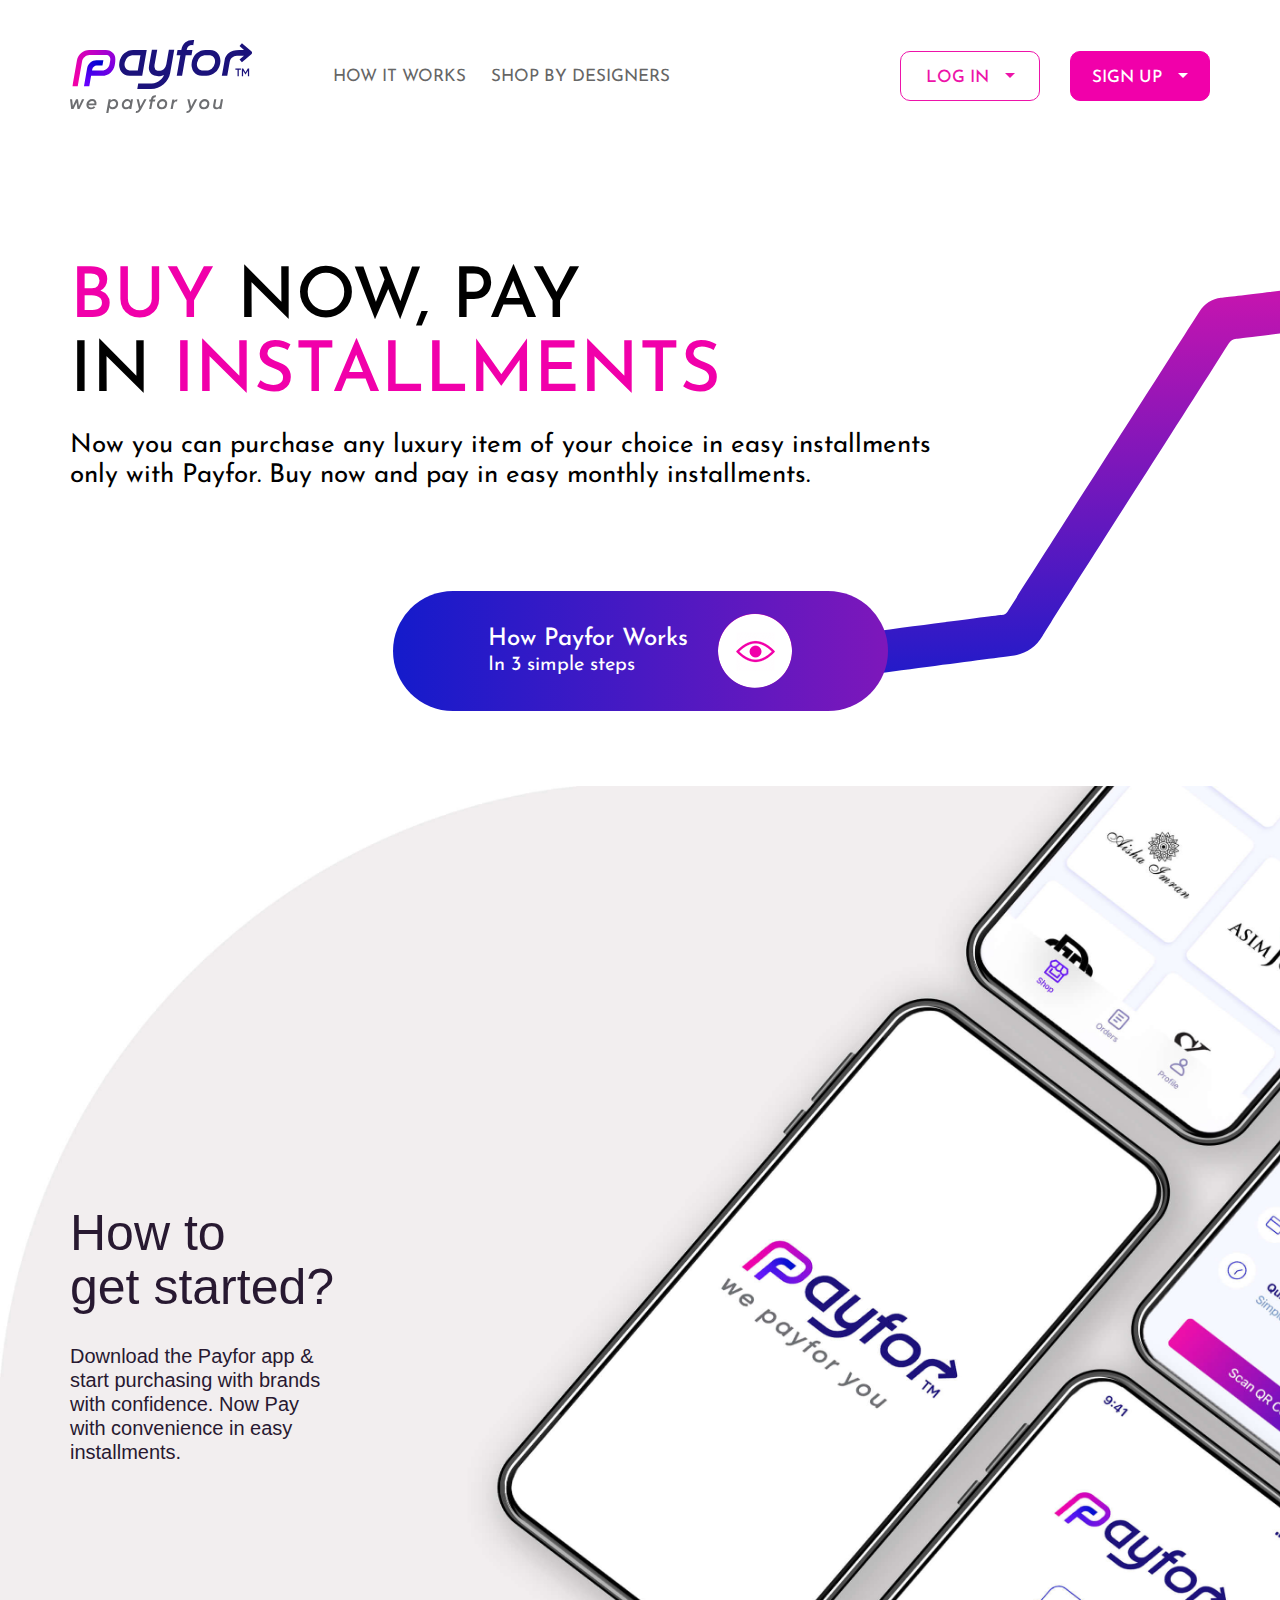
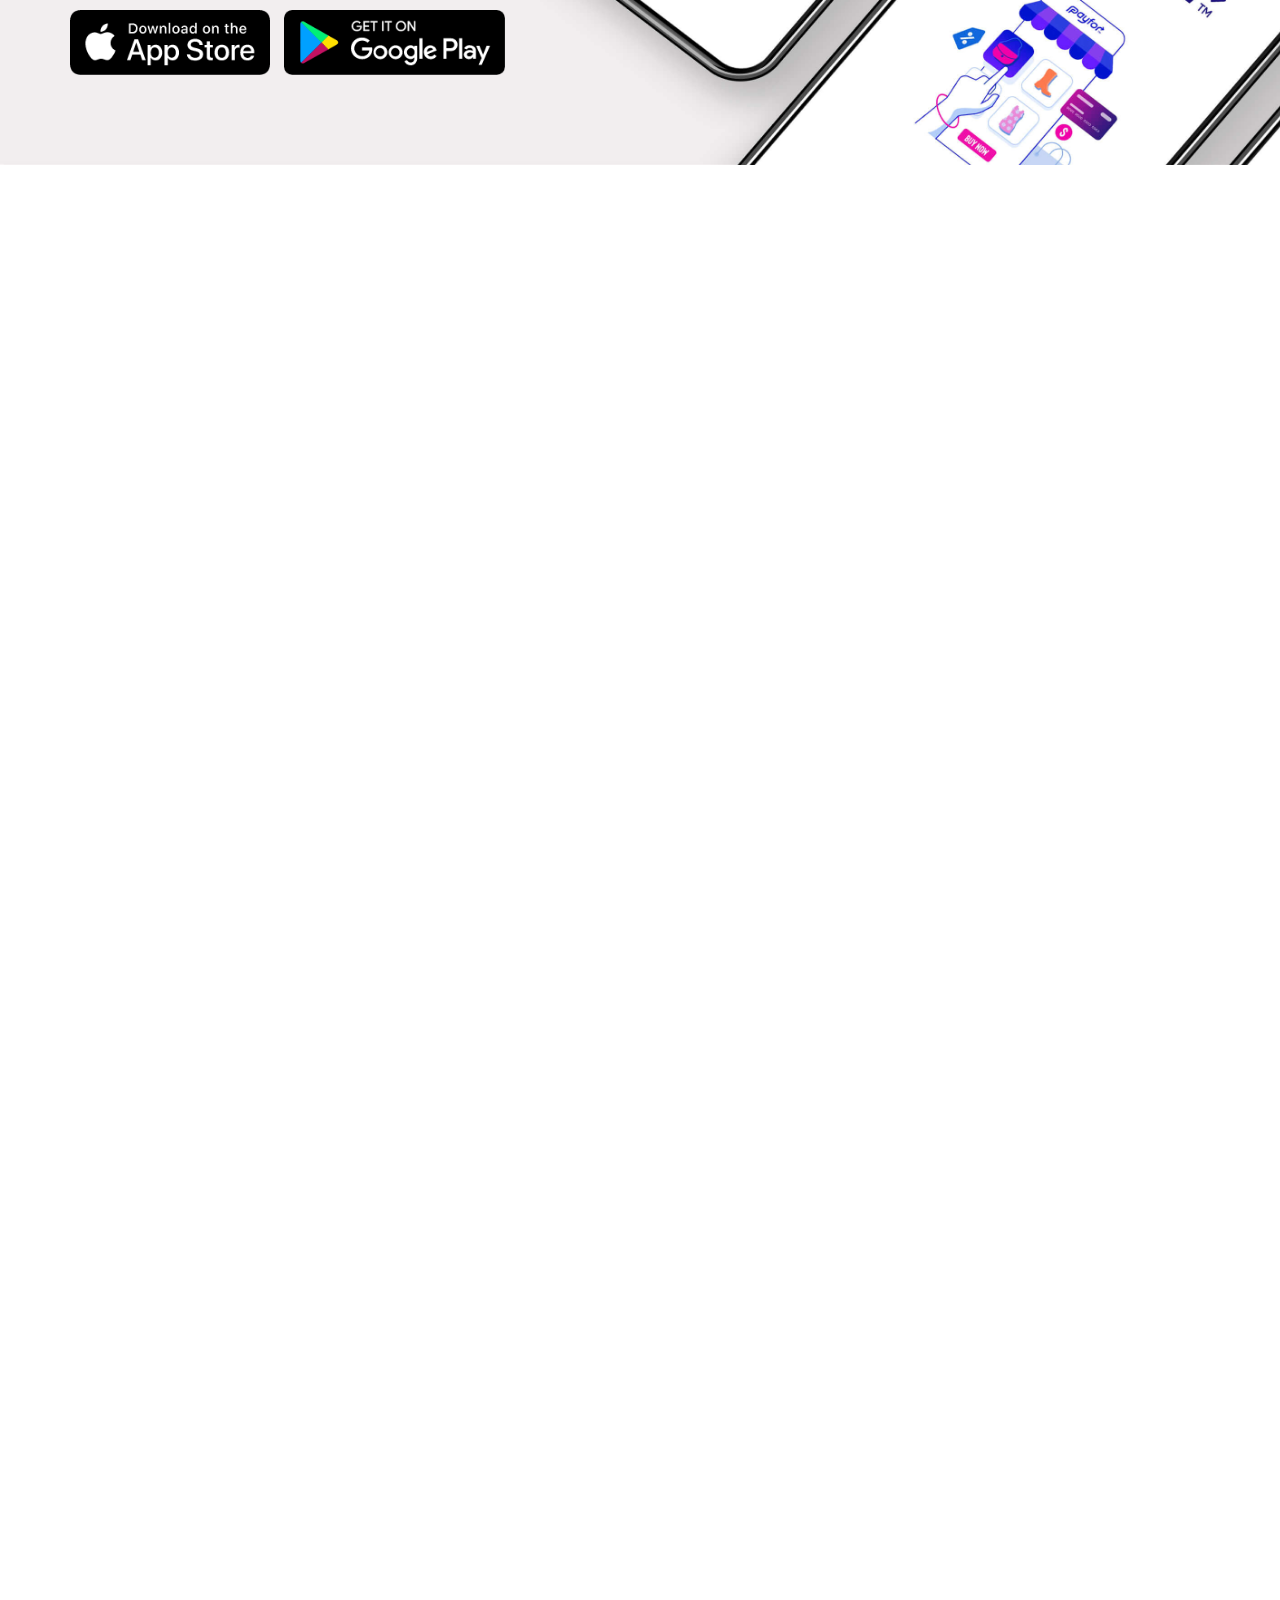
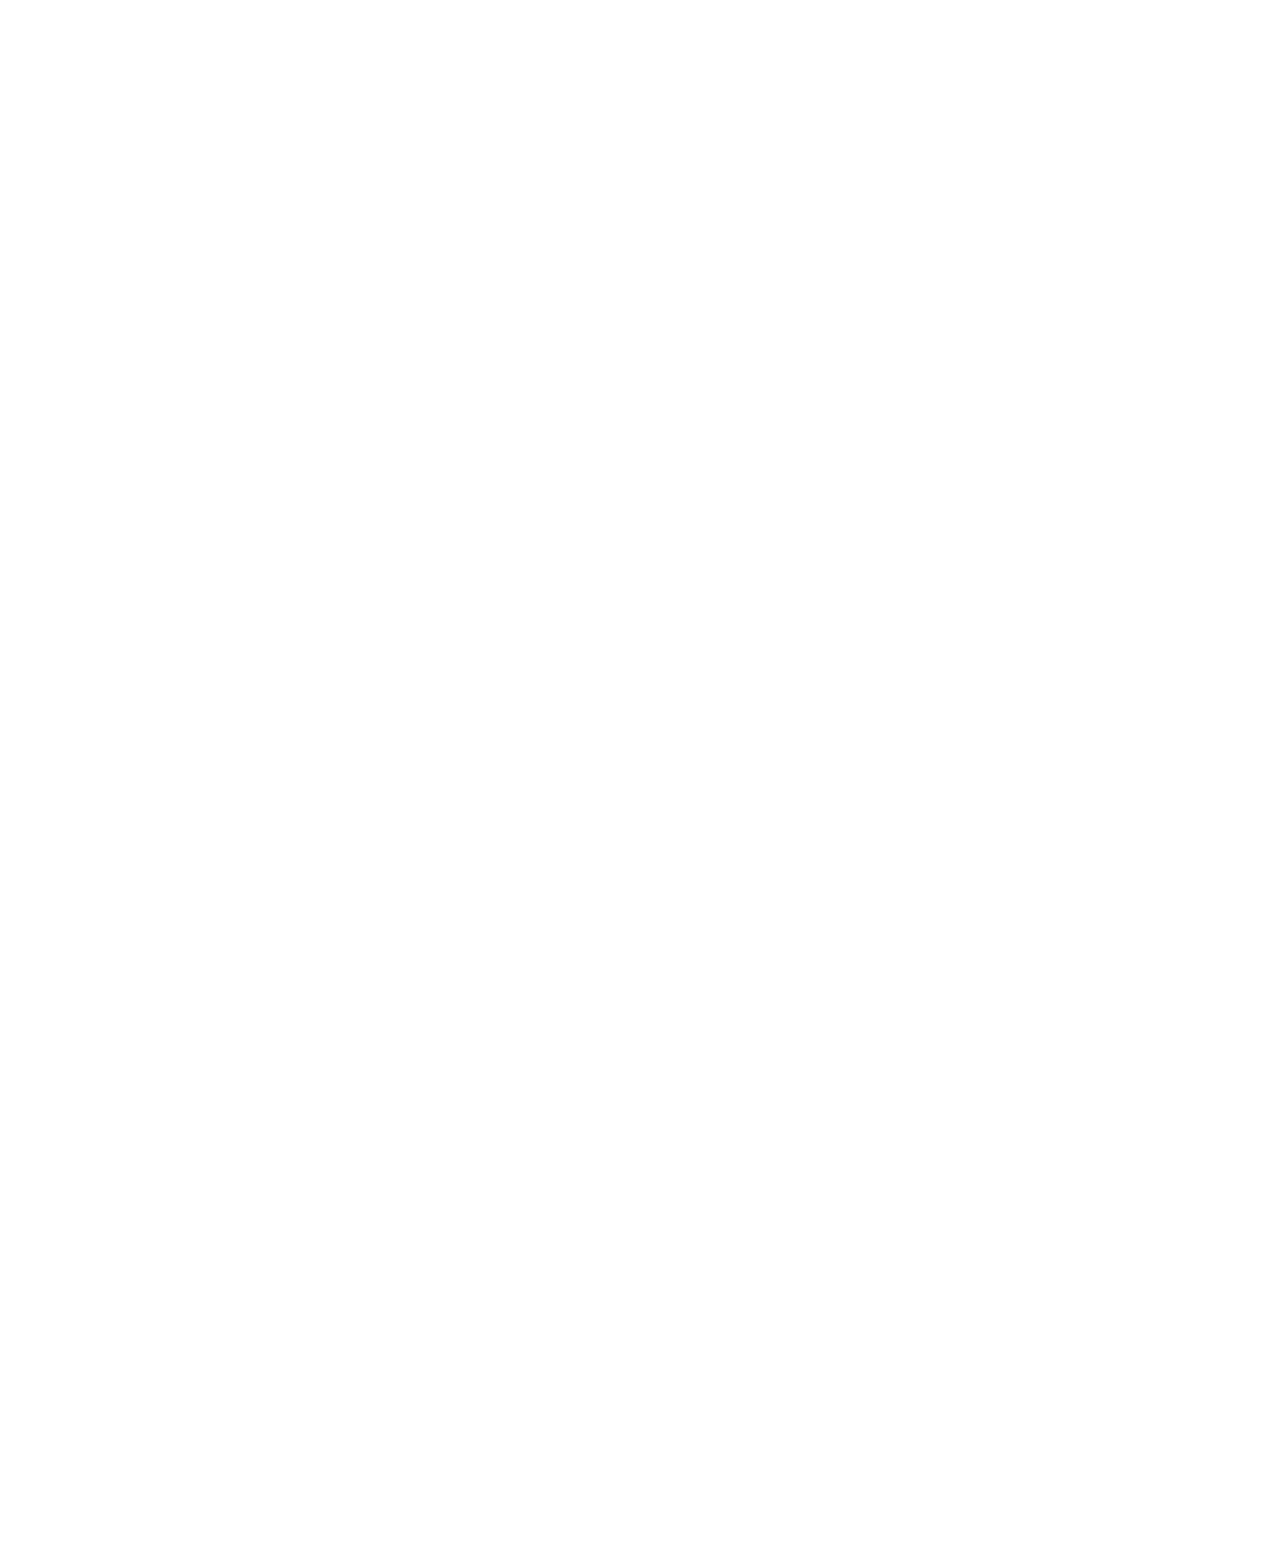
<file: index.html>
<!doctype html>
<html lang="en">
<head>

  <meta charset="utf-8">
  <meta name="viewport" content="width=device-width, initial-scale=1, shrink-to-fit=no">
  <meta http-equiv="x-ua-compatible" content="ie=edge">
  <link rel="shortcut icon" href="assets/images/favicon.png" type="image/x-icon">

  <title>Payfor</title>

  <!-- Font Family -->
  <link rel="preconnect" href="https://fonts.googleapis.com">
  <link rel="preconnect" href="https://fonts.gstatic.com" crossorigin>
  <link href="https://fonts.googleapis.com/css2?family=Josefin+Sans:wght@100;200;300;400;500;600;700&family=Jost:wght@100;200;300;400;500;600;700&display=swap" rel="stylesheet"> 
  <!-- Font Awesome -->
  <link href="assets/css/fontawesome.min.css" rel="stylesheet">
  <!-- Bootstrap CSS -->
  <link href="assets/css/bootstrap.min.css" rel="stylesheet">
  <!-- Bootstrap CSS -->
  <link href="assets/css/scrollbar.css" rel="stylesheet">
  <!-- Your custom styles (optional) -->
  <link href="assets/css/style.css" rel="stylesheet">

</head>

<body>

<!-- Scroll Wrapper -->
<div class="wrapper" data-scroll-container>

<!-- Header -->
<div class="menu-sec" data-scroll-section>
<header class="payfor-header">
  <div class="container">
    <div class="row">
      <div class="col-md-12">
        <nav class="navbar navbar-expand-lg p-0" data-scroll>
					<a class="navbar-brand logo" href="index.html"><img class="img-fluid" src="assets/images/logo.svg"></a>
					<button class="navbar-toggler toogle-btn open-menu" type="button" data-toggle="collapse" data-target="#navbarSideNav" aria-controls="navbarSideNav" aria-expanded="false" aria-label="Toggle navigation">
						<span class="navbar-toggler-icon"></span>
					</button>
					<div class="collapse navbar-collapse header-menu" id="navbarSideNav">
						<a class="close-menu nav-collapse-link" href="#"><img class="img-fluid" src="assets/images/cancel.png" alt=""></a>
						<ul class="navbar-nav nav-menu mr-auto">
							<li class="nav-item">
                <a class="nav-link nav-collapse-link" href="#plans" data-scroll-to>How it works</a>
              </li>
              <li class="nav-item">
                <a class="nav-link nav-collapse-link" href="#designers" data-scroll-to>Shop by Designers</a>
              </li>
              <li class="nav-item">
                <a class="nav-link nav-collapse-link" href="#" data-scroll-to>For Business</a>
              </li>
						</ul>
						<div class="right-side-nav">
							<ul class="nav navbar-nav">
								<li class="nav-item dropdown">
                  <a class="nav-link login-btn dropdown-toggle" href="#" id="navbarLoginDropdown" role="button" data-toggle="dropdown" aria-expanded="false">Log in</a>
                  <div class="dropdown-menu" aria-labelledby="navbarLoginDropdown">
                    <a class="dropdown-item nav-collapse-link" href="signin.html">User login</a>
                    <a class="dropdown-item nav-collapse-link" href="merchant-signin.html">Merchant Login</a>
                  </div>
                </li>
                <li class="nav-item dropdown">
                  <a class="nav-link signup-btn dropdown-toggle" href="#" id="navbarSignupDropdown" role="button" data-toggle="dropdown" aria-expanded="false">Sign up</a>
                  <div class="dropdown-menu" aria-labelledby="navbarSignupDropdown">
                    <a class="dropdown-item nav-collapse-link" href="signup.html">User Sign Up</a>
                    <a class="dropdown-item nav-collapse-link" href="merchant-signup.html">Merchant Sign Up</a>
                  </div>
                </li>
							</ul>
						</div>
					</div>
				</nav>
      </div>
    </div>
  </div>
</header>
</div>
<!-- End Of Header -->

<!-- Banner -->
<div data-scroll-section>
<section class="banner-bg" data-scroll>
  <div class="container banner-container">
    <div class="row">
      <div class="col-md-12 banner-info" data-scroll>
        <h1>Buy <span>now, PAY <br> in </span> Installments</h1>
        <p>Now you can purchase any luxury item of your choice in easy installments <br> only with Payfor. Buy now and pay in easy monthly installments.</p>
        <div class="simple-step">
          <a href="javascript:void(0);" class="step-btn" ><div class="in-step"><p>How Payfor Works</p><span>In 3 simple steps</span></div>  <img class="img-fluid" src="assets/images/eye.png" alt=""></a>
          <!-- <img class="img-fluid step-line" src="assets/images/line.png" alt=""> -->

          <!-- None Animated Svg -->
          <svg class="step-line"
          xmlns="http://www.w3.org/2000/svg"
          xmlns:xlink="http://www.w3.org/1999/xlink"
          width="1319px" height="496px" id="noneAnimatedSvg">
          <defs>

            <linearGradient id="gradient" x1="50%" y1="0%" x2="50%" y2="100%"> 
              
                <stop offset="0%" stop-color="#e713aa">
                </stop>
    
                <stop offset="100%" stop-color="#141bcb">
                </stop>
    
            </linearGradient>
  
            </defs>
          <path class="path" fill="url(#gradient)" stroke-linecap="square" stroke-linejoin="round"
          d="M1296.193,42.734 C1277.814,44.646 656.347,124.534 641.421,125.863 C637.735,126.191 635.548,127.677 633.559,130.806 C579.899,215.219 455.596,409.546 447.695,422.655 C440.274,434.966 429.724,441.280 415.529,443.105 C355.275,450.855 37.985,492.915 20.496,495.242 C7.816,495.999 1.131,486.212 0.390,477.166 C0.999,468.545 4.520,452.881 17.221,452.881 C45.598,449.92 400.825,401.850 408.770,401.759 C411.729,400.749 412.521,398.607 413.723,396.725 C443.913,349.456 570.838,150.96 604.493,98.481 C609.227,90.594 617.288,85.718 625.978,84.756 C661.59,81.65 1292.876,0.712 1296.189,0.409 C1302.883,0.0 1317.339,2.244 1318.448,19.118 C1319.999,37.615 1303.555,41.851 1296.193,42.734 Z"/>
          </svg>

          <!-- <svg class="step-line" 
          xmlns="http://www.w3.org/2000/svg"
          xmlns:xlink="http://www.w3.org/1999/xlink"
          width="806px" height="480px" id="noneAnimatedSvg">
          <defs>

          <linearGradient id="gradient" x1="50%" y1="0%" x2="50%" y2="100%">
            
              <stop offset="0%" stop-color="#e713aa">
              </stop>
  
              <stop offset="100%" stop-color="#141bcb">
              </stop>
  
          </linearGradient>

          </defs>
          <path class="path" fill="url(#gradient)" stroke-linecap="square" stroke-linejoin="round"
          d="M742.197,42.820 C723.820,44.732 657.260,51.655 642.336,52.983 C638.651,53.311 636.464,54.797 634.475,57.925 C580.822,142.310 456.536,336.575 448.636,349.679 C441.216,361.986 430.667,368.298 416.474,370.123 C356.228,377.870 38.980,419.917 21.493,422.243 C8.815,423.0 2.131,413.216 1.39,404.173 C0.0,395.555 5.520,379.896 18.219,379.896 C46.592,376.108 401.772,328.881 409.716,328.79 C412.675,327.780 413.466,325.639 414.668,323.758 C444.854,276.504 571.762,77.208 605.413,25.61 C610.146,17.726 618.206,12.851 626.895,11.889 C661.971,8.2 738.880,0.812 742.193,0.509 C748.886,0.1 763.34,2.343 764.449,19.212 C766.0,37.703 749.558,41.938 742.197,42.820 Z"/>
          </svg> -->

        <!-- Animated Svg -->

        <svg class="step-line"
          xmlns="http://www.w3.org/2000/svg"
          xmlns:xlink="http://www.w3.org/1999/xlink"
          width="1319px" height="496px" id="animatedSvg">
          <defs>

            <linearGradient id="gradient"> 
            
              <stop offset="0%" stop-color="#e713aa">
                  <animate attributename="offset" fill="freeze" dur="1.3s" from="0" to="1" repeatcount="indefinite"></animate>
              </stop>
  
              <stop offset="100%" stop-color="#141bcb">
                  <animate attributename="offset" fill="freeze" dur="1.2s" from="1" to="1" repeatcount="indefinite"></animate>
              </stop>
  
            </linearGradient> 
  
            </defs>
          <path class="path" fill="url(#gradient)" stroke-linecap="square" stroke-linejoin="round"
          d="M1296.193,42.734 C1277.814,44.646 656.347,124.534 641.421,125.863 C637.735,126.191 635.548,127.677 633.559,130.806 C579.899,215.219 455.596,409.546 447.695,422.655 C440.274,434.966 429.724,441.280 415.529,443.105 C355.275,450.855 37.985,492.915 20.496,495.242 C7.816,495.999 1.131,486.212 0.390,477.166 C0.999,468.545 4.520,452.881 17.221,452.881 C45.598,449.92 400.825,401.850 408.770,401.759 C411.729,400.749 412.521,398.607 413.723,396.725 C443.913,349.456 570.838,150.96 604.493,98.481 C609.227,90.594 617.288,85.718 625.978,84.756 C661.59,81.65 1292.876,0.712 1296.189,0.409 C1302.883,0.0 1317.339,2.244 1318.448,19.118 C1319.999,37.615 1303.555,41.851 1296.193,42.734 Z"/>
          </svg>

          <!-- <svg class="step-line" 
          xmlns="http://www.w3.org/2000/svg"
          xmlns:xlink="http://www.w3.org/1999/xlink"
          width="806px" height="480px" id="animatedSvg">
          <defs>

            <linearGradient id="gradient">
            
                <stop offset="0%" stop-color="#e713aa">
                    <animate attributeName="offset" fill="freeze" dur="1.3s" from="0" to="1" repeatCount="indefinite"></animate>
                </stop>
    
                <stop offset="100%" stop-color="#141bcb">
                    <animate attributeName="offset" fill="freeze" dur="1.2s" from="1" to="1" repeatCount="indefinite"></animate>
                </stop>
    
            </linearGradient> 

            </defs>
            <path class="path" fill="url(#gradient)" stroke-linecap="square" stroke-linejoin="round"
          d="M742.197,42.820 C723.820,44.732 657.260,51.655 642.336,52.983 C638.651,53.311 636.464,54.797 634.475,57.925 C580.822,142.310 456.536,336.575 448.636,349.679 C441.216,361.986 430.667,368.298 416.474,370.123 C356.228,377.870 38.980,419.917 21.493,422.243 C8.815,423.0 2.131,413.216 1.39,404.173 C0.0,395.555 5.520,379.896 18.219,379.896 C46.592,376.108 401.772,328.881 409.716,328.79 C412.675,327.780 413.466,325.639 414.668,323.758 C444.854,276.504 571.762,77.208 605.413,25.61 C610.146,17.726 618.206,12.851 626.895,11.889 C661.971,8.2 738.880,0.812 742.193,0.509 C748.886,0.1 763.34,2.343 764.449,19.212 C766.0,37.703 749.558,41.938 742.197,42.820 Z"/>
          </svg> -->

        </div>
      </div>
    </div>
  </div>
  <div id="bg-video" class="embed-responsive embed-responsive-16by9" data-scroll>
    <video class="desktop-video" playsinline="playsinline" autoplay="autoplay" muted="muted">
      <source src="assets/images/bg-video.mp4" type="video/mp4">
    </video>
    <video class="mobile-video" playsinline="playsinline" autoplay="autoplay" muted="muted">
      <source src="assets/images/bg-video-mbl.mp4" type="video/mp4">
    </video>
  </div>
</section>
</div>
<!-- End Of Banner -->

<!-- About Payfor -->
<div data-scroll-section>
<section class="about-work">
    <div class="container">
      <div class="row">
        <div class="col-md-12 col-lg-7 col-xl-6" data-scroll>
            <h2>How to <br> get started?</h2>
            <p>Download the Payfor app & <br> start purchasing with brands <br> with confidence. Now Pay <br> with convenience in easy <br> installments.</p>
            <div class="app-icons">
              <a href="#">
                <img class="img-fluid" src="assets/images/apple-store.png" alt="">
              </a>
              <a href="#">
                <img class="img-fluid" src="assets/images/play-store.png" alt="">
              </a>
            </div>
        </div>
      </div>
    </div>
</section>
</div>
<!-- End Of About Payfor -->

<!-- Installment Plans -->
<div data-scroll-section>
<section class="installment-plans" id="plans">
    <div class="container">
      <div class="row" data-scroll>
        <div class="col-md-12 col-lg-12 payment-info">
            <label>Alternative payment methods</label>
            <h2>How it works</h2>
            <p>77% of global online purchases are made with a local or <br> alternative payment method, rather than a credit card. <br>
              We’ll help you roll out the ones you need, so you can <br> expand your platform and drive more sales.</p>
        </div>
        <div class="col-md-6 col-lg-6 col-xl-4">
          <div class="installment-card">
            <h2>3 Months <br> Installment</h2>
            <p> You'll pay your first instalment at the time of purchase, and the remainder every month.</p>
            <a href="#">Find out how it works</a>
          </div>
        </div>
        <div class="col-md-6 col-lg-6 col-xl-8">
          <ul class="navbar-nav plans-nav">
            <li>3 Interest-Free Payments</li>
            <li>No Fees when you pay on time</li>
            <li>Enjoy Instant approval decisions</li>
          </ul>
        </div>
        <!-- <div class="col-md-6 col-lg-6 col-xl-3">
          <div class="installment-card">
            <h2>4 Months</h2>
            <p>Receive your order and pay in 2 interest-free installments with no markup</p>
            <a href="#">Find out how it works</a>
          </div>
        </div>
        <div class="col-md-6 col-lg-6 col-xl-3">
          <div class="installment-card">
            <h2>6 Months</h2>
            <p>Receive your order and pay in 2 interest-free installments with no markup</p>
            <a href="#">Find out how it works</a>
          </div>
        </div>
        <div class="col-md-6 col-lg-6 col-xl-3">
          <div class="installment-card">
            <h2>8 Months</h2>
            <p>Receive your order and pay in 2 interest-free installments with no markup</p>
            <a href="#">Find out how it works</a>
          </div>
        </div> -->
      </div>
    </div>
</section>
</div>
<!-- End Of Installment Plans -->

<!-- Shop by Designers -->
<div data-scroll-section>
<section class="designer-shops" id="designers">
    <div class="container">
      <div class="row">
        <div class="col-md-12" data-scroll>
          <h2>Shop by Designers</h2>
          <div class="row">
            <div class="col-md-6 col-lg-4 brand-card">
              <a class="brand-img" href="javascript:void(0)">
                <img class="img-fluid barng-image" src="assets/images/asim-jofa.jpg" alt="">
                <div class="brand-logo">
                  <img class="img-fluid" src="assets/images/asim-jofa-logo.png" alt="">
                </div>
              </a>
              <a class="brand-name">Asif Jofa <img class="img-fluid" src="assets/images/right-arrow.png" alt=""></a>
            </div>
            <div class="col-md-6 col-lg-4 brand-card">
              <a class="brand-img" href="javascript:void(0)">
                <img class="img-fluid barng-image" src="assets/images/deepak-parwani.jpg" alt="">
                <div class="brand-logo">
                  <img class="img-fluid" src="assets/images/deepak-parwani-logo.png" alt="">
                </div>
              </a>
              <a class="brand-name">Deepak Perwani <img class="img-fluid" src="assets/images/right-arrow.png" alt=""></a>
            </div>
            <div class="col-md-6 col-lg-4 brand-card">
              <a class="brand-img" href="javascript:void(0)">
                <img class="img-fluid barng-image" src="assets/images/sania.jpg" alt="">
                <div class="brand-logo">
                  <img class="img-fluid" src="assets/images/sania-logo.png" alt="">
                </div>
              </a>
              <a class="brand-name">Sania Maskatiya <img class="img-fluid" src="assets/images/right-arrow.png" alt=""></a>
            </div>
            <div class="col-md-6 col-lg-4 brand-card">
              <a class="brand-img" href="javascript:void(0)">
                <img class="img-fluid barng-image" src="assets/images/mrn.jpg" alt="">
                <div class="brand-logo">
                  <img class="img-fluid" src="assets/images/mnr-logo.png" alt="">
                </div>
              </a>
              <a class="brand-name">MNR <img class="img-fluid" src="assets/images/right-arrow.png" alt=""></a>
            </div>
            <div class="col-md-6 col-lg-4 brand-card">
              <a class="brand-img" href="javascript:void(0)">
                <img class="img-fluid barng-image" src="assets/images/ansab.jpg" alt="">
                <div class="brand-logo">
                  <img class="img-fluid" src="assets/images/ansab-logo.png" alt="">
                </div>
              </a>
              <a class="brand-name">Ansab Jahangir <img class="img-fluid" src="assets/images/right-arrow.png" alt=""></a>
            </div>
            <div class="col-md-6 col-lg-4 brand-card">
              <a class="brand-img" href="javascript:void(0)">
                <img class="img-fluid barng-image" src="assets/images/mushq.jpg" alt="">
                <div class="brand-logo">
                  <img class="img-fluid" src="assets/images/mushq-logo.png" alt="">
                </div>
              </a>
              <a class="brand-name">Mushq <img class="img-fluid" src="assets/images/right-arrow.png" alt=""></a>
            </div>
            <div class="col-md-6 col-lg-4 brand-card">
              <a class="brand-img" href="javascript:void(0)">
                <img class="img-fluid barng-image" src="assets/images/zainab-salman.jpg" alt="">
                <div class="brand-logo">
                  <img class="img-fluid" src="assets/images/zainab-salman-logo.png" alt="">
                </div>
              </a>
              <a class="brand-name">Zainab Salman <img class="img-fluid" src="assets/images/right-arrow.png" alt=""></a>
            </div>
            <div class="col-md-6 col-lg-4 brand-card">
              <a class="brand-img" href="javascript:void(0)">
                <img class="img-fluid barng-image" src="assets/images/aisha-imran.jpg" alt="">
                <div class="brand-logo">
                  <img class="img-fluid" src="assets/images/aisha-imran-logo.png" alt="">
                </div>
              </a>
              <a class="brand-name">Aisha Imran <img class="img-fluid" src="assets/images/right-arrow.png" alt=""></a>
            </div>
            <div class="col-md-6 col-lg-4 brand-card">
              <a class="brand-img" href="javascript:void(0)">
                <img class="img-fluid barng-image" src="assets/images/nomi-ansari.jpg" alt="">
                <div class="brand-logo">
                  <img class="img-fluid" src="assets/images/nomi-ansari-logo.png" alt="">
                </div>
              </a>
              <a class="brand-name">Nomi Asari <img class="img-fluid" src="assets/images/right-arrow.png" alt=""></a>
            </div>
          </div>
        </div>
    </div>
  </div>
</section>
</div>
<!-- End Of Shop by Designers -->

<!-- Footer -->
<div data-scroll-section>
<footer class="payfor-footer" data-scroll data-scroll-speed="1">
  <div class="container">
    <div class="row">
      <div class="col-md-6 col-lg-4 col-xl-3 follow-us">
        <a href="index.html"><img class="img-fluid footer-logo" src="assets/images/logo.svg" alt=""></a>
        <h2>Follow Us</h2>
        <ul class="navbar-nav social-icons">
          <li class="nav-item"><a href="https://www.facebook.com/PayForOfficial" target="_blank"><i class="fab fa-facebook-square"></i></a></li>
          <li class="nav-item"><a href="https://www.instagram.com/payforofficial" target="_blank"><i class="fab fa-instagram"></i></a></li>
          <li class="nav-item"><a href="https://www.pinterest.com/payforofficial" target="_blank"><i class="fab fa-pinterest-p"></i></a></li>
          <li class="nav-item"><a href="https://www.youtube.com/channel/UC75aNs5KsChnACJ-NB35AxA" target="_blank"><i class="fab fa-youtube"></i></a></li>
          <!-- <li class="nav-item"><a href="#" target="_blank"><i class="fab fa-twitter"></i></a></li> -->
          <li class="nav-item"><a href="https://www.linkedin.com/company/payforofficial" target="_blank"><i class="fab fa-linkedin-in"></i></a></li>
        </ul>
      </div>
      <div class="col-md-6 col-lg-3 col-xl-2 footer-menu">
        <h2 class="nav-title">About Us <i class="fas fa-chevron-down"></i></h2>
        <ul class="navbar-nav nav ft-nav">
          <li class="nav-item"><a href="about.html">About us</a></li>
          <li class="nav-item"><a href="careers.html">Careers</a></li>
          <li class="nav-item"><a href="contact.html">Contact us</a></li>
        </ul>
      </div>
      <div class="col-md-6 col-lg-2 col-xl-2 footer-menu">
        <h2 class="nav-title">Policies <i class="fas fa-chevron-down"></i></h2>
        <ul class="navbar-nav nav ft-nav">
          <li class="nav-item"><a href="terms.html">Term of services</a></li>
          <li class="nav-item"><a href="faq.html">FAQ’s</a></li>
          <li class="nav-item"><a href="responsible-spending.html">Responsible spending</a></li>
        </ul>
      </div>
      <div class="col-md-6 col-lg-3 col-xl-2 footer-menu">
        <h2 class="nav-title">Partners <i class="fas fa-chevron-down"></i></h2>
        <ul class="navbar-nav nav ft-nav">
          <li class="nav-item mb-3"><img class="img-fluid" src="assets/images/checkout-logo.png" alt=""></li>
          <li class="nav-item"><img class="img-fluid" src="assets/images/alflah-logo.png" alt=""></li>
        </ul>
        <h2 class="payment-title">Payment Methods </h2>
        <ul class="navbar-nav nav">
          <li class="nav-item"><img class="img-fluid" src="assets/images/payments-logo.png" alt=""></li>
        </ul>
      </div>
      <div class="col-md-10 col-lg-9 col-xl-3 footer-newsletter">
        <h2>Keep up to date</h2>
        <p>Sign up for more updates.</p>
        <form>
          <div class="input-group">
            <input type="text" class="form-control" placeholder="Email">
            <div class="input-group-append">
              <button class="btn" type="button" data-toggle="modal" data-target="#newsletterModal">Subscribe</button>
            </div>
          </div>
        </form>
      </div>
      <div class="col-md-12 col-lg-12 col-xl-12 footer-bottom">
        <ul class="navbar-nav terms-menu">
          <li class="nav-item"><a href="#"><img class="img-fluid" src="assets/images/footer-apple-logo.png" alt=""></a></li>
          <li class="nav-item"><a href="#"><img class="img-fluid" src="assets/images/footer-play-logo.png" alt=""></a></li>
        </ul>
        <p class="copyright">© Payfor 2022</p>
      </div>
    </div>
  </div>
</footer>
</div>
<!-- End Of Footer -->

</div>
<!-- End Of Scroll Wrapper -->

<!-- Modal -->
<div class="modal fade newsletter-modal" id="newsletterModal" data-backdrop="static" data-keyboard="false" tabindex="-1" aria-labelledby="newsletterModalLabel" aria-hidden="true">
  <div class="modal-dialog">
    <div class="modal-content">
       <div class="modal-header">
         <button type="button" class="btn-close" data-dismiss="modal" aria-label="Close"><img class="img-fluid" src="assets/images/thank-cancel.png" alt=""></button>
       </div>
       <div class="modal-body">
         <img class="img-fluid" src="assets/images/tick.png" alt="">
         <h3>Thank You!</h3>
         <p>Your email is successfully submited. <br> Check your inbox for future updates.</p>
       </div>
    </div>
  </div>
</div>
<!-- Modal -->
     

  <!-- SCRIPTS -->
  <!-- JQuery -->
  <script type="text/javascript" src="assets/js/jquery.min.js"></script>
  <!-- Bootstrap tooltips -->
  <script type="text/javascript" src="assets/js/popper.min.js"></script>
  <!-- Bootstrap JavaScript -->
  <script type="text/javascript" src="assets/js/bootstrap.min.js"></script>
  <!-- Smooth Scrollbar JavaScript -->
  <script type="text/javascript" src="assets/js/scrollbar.min.js"></script>
  <!-- Custom JavaScript -->
  <script type="text/javascript" src="assets/js/custom.js"></script>

  <script type="text/javascript">

      $(document).ready(function(){
          $("#animatedSvg").hide();

      });

      const scroller = new LocomotiveScroll({
        el: document.querySelector('[data-scroll-container]'),
        smooth: true
      });

      var lock = false;

      function a () {
          // do stuff
          if (!lock) {
              lock = true;
              setTimeout(() => {
                setTimeout(function() {
                  scroller.update();
                }, 2000);
              }, 3000);
          }
      }

      a(); // first call


      // scroller.on('scroll', (obj) => {
      //   // alert(1235)
      //   setTimeout(function() { 
      //       scroller.update();
      //   }, 7000);
      // });

      // $('.wrapper').height($('.wrapper')[0].scrollHeight);

  </script>
  
</body>

</html>
</file>
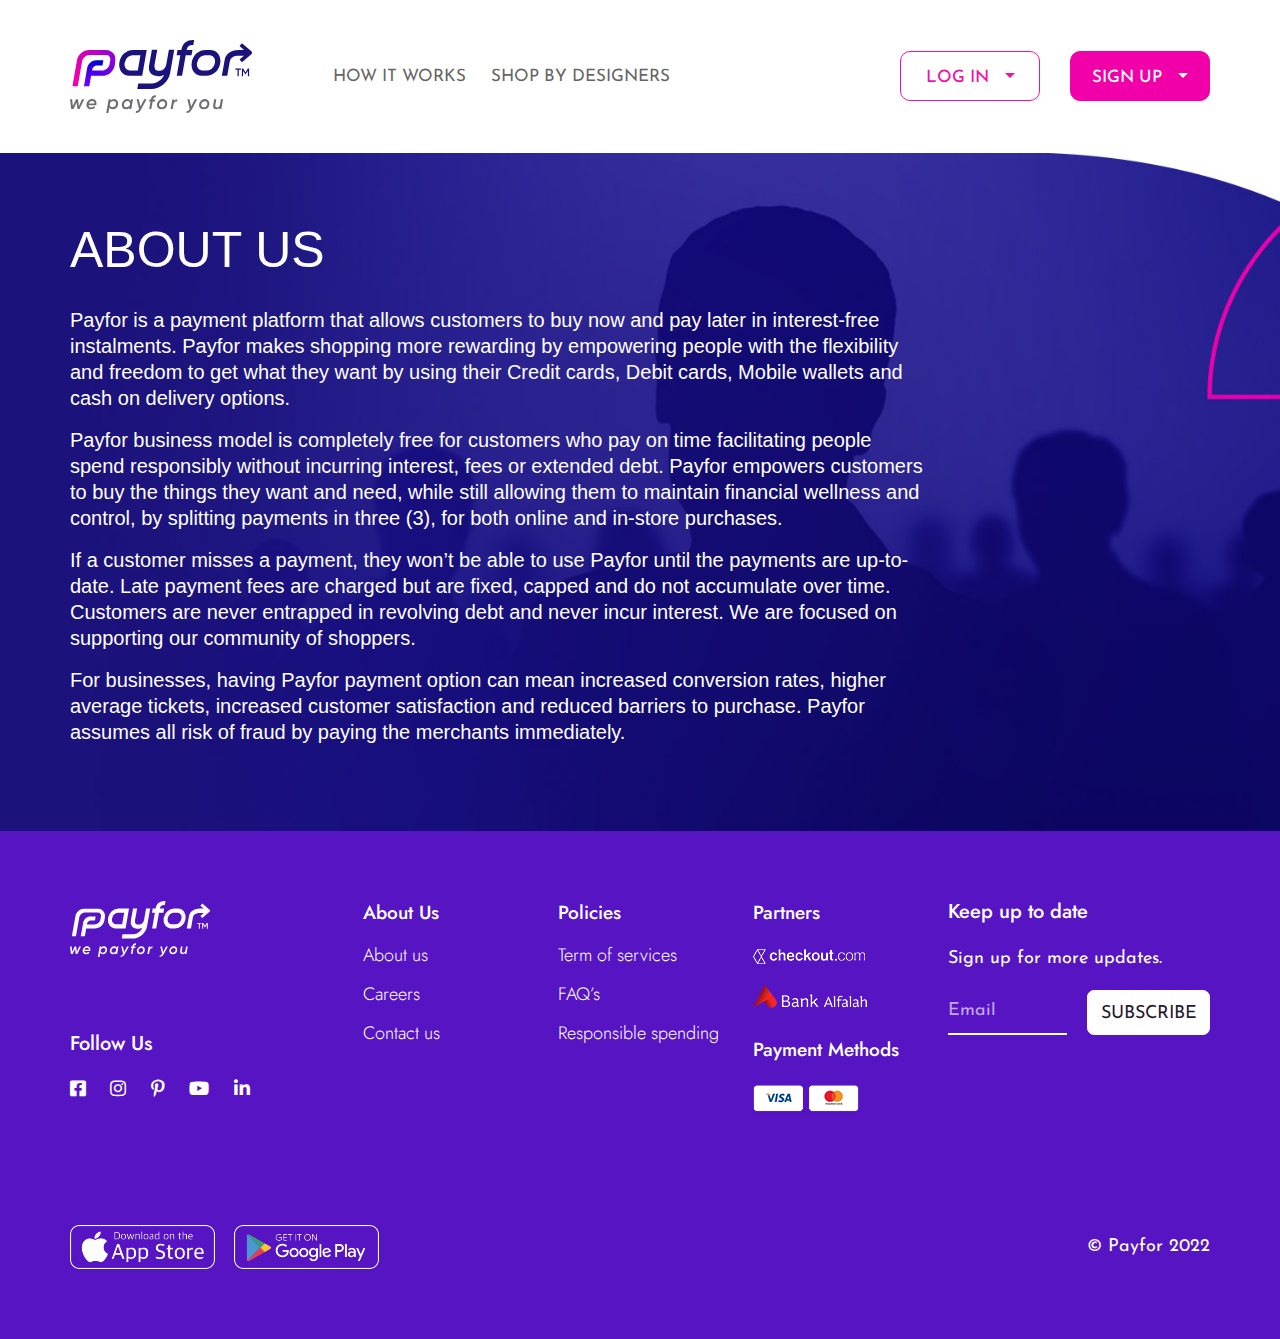
<file: about.html>
<!doctype html>
<html lang="en">
<head>

  <meta charset="utf-8">
  <meta name="viewport" content="width=device-width, initial-scale=1, shrink-to-fit=no">
  <meta http-equiv="x-ua-compatible" content="ie=edge">
  <link rel="shortcut icon" href="assets/images/favicon.png" type="image/x-icon">

  <title>About Us - Payfor</title>

  <!-- Font Family -->
  <link rel="preconnect" href="https://fonts.googleapis.com">
  <link rel="preconnect" href="https://fonts.gstatic.com" crossorigin>
  <link href="https://fonts.googleapis.com/css2?family=Josefin+Sans:wght@100;200;300;400;500;600;700&family=Jost:wght@100;200;300;400;500;600;700&display=swap" rel="stylesheet"> 
  <!-- Font Awesome -->
  <link href="assets/css/fontawesome.min.css" rel="stylesheet">
  <!-- Bootstrap CSS -->
  <link href="assets/css/bootstrap.min.css" rel="stylesheet">
  <!-- Bootstrap CSS -->
  <link href="assets/css/scrollbar.css" rel="stylesheet">
  <!-- Your custom styles (optional) -->
  <link href="assets/css/style.css" rel="stylesheet">

</head>

<body>

<!-- Scroll Wrapper -->
<div class="wrapper" data-scroll-container>

<!-- Header -->
<div class="menu-sec" data-scroll-section>
  <header class="payfor-header">
    <div class="container">
      <div class="row">
        <div class="col-md-12">
          <nav class="navbar navbar-expand-lg p-0" data-scroll>
            <a class="navbar-brand logo" href="index.html"><img class="img-fluid" src="assets/images/logo.svg"></a>
            <button class="navbar-toggler toogle-btn open-menu" type="button" data-toggle="collapse" data-target="#navbarSideNav" aria-controls="navbarSideNav" aria-expanded="false" aria-label="Toggle navigation">
              <span class="navbar-toggler-icon"></span>
            </button>
            <div class="collapse navbar-collapse header-menu" id="navbarSideNav">
              <a class="close-menu nav-collapse-link" href="#"><img class="img-fluid" src="assets/images/cancel.png" alt=""></a>
              <ul class="navbar-nav nav-menu mr-auto">
                <li class="nav-item">
                  <a class="nav-link nav-collapse-link" href="#plans" data-scroll-to>How it works</a>
                </li>
                <li class="nav-item">
                  <a class="nav-link nav-collapse-link" href="#designers" data-scroll-to>Shop by Designers</a>
                </li>
                <li class="nav-item">
                  <a class="nav-link nav-collapse-link" href="#" data-scroll-to>For Business</a>
                </li>
              </ul>
              <div class="right-side-nav">
                <ul class="nav navbar-nav">
                  <li class="nav-item dropdown">
                    <a class="nav-link login-btn dropdown-toggle" href="#" id="navbarLoginDropdown" role="button" data-toggle="dropdown" aria-expanded="false">Log in</a>
                    <div class="dropdown-menu" aria-labelledby="navbarLoginDropdown">
                      <a class="dropdown-item nav-collapse-link" href="signin.html">User login</a>
                      <a class="dropdown-item nav-collapse-link" href="merchant-signin.html">Merchant Login</a>
                    </div>
                  </li>
                  <li class="nav-item dropdown">
                    <a class="nav-link signup-btn dropdown-toggle" href="#" id="navbarSignupDropdown" role="button" data-toggle="dropdown" aria-expanded="false">Sign up</a>
                    <div class="dropdown-menu" aria-labelledby="navbarSignupDropdown">
                      <a class="dropdown-item nav-collapse-link" href="signup.html">User Sign Up</a>
                      <a class="dropdown-item nav-collapse-link" href="merchant-signup.html">Merchant Sign Up</a>
                    </div>
                  </li>
                </ul>
              </div>
            </div>
          </nav>
        </div>
      </div>
    </div>
  </header>
  </div>
  <!-- End Of Header -->

<!-- About Us Banner -->
<div data-scroll-section>
<section class="about-us-bg">
  <div class="container">
    <div class="row">
      <div class="col-md-12 about-info" data-scroll>
        <h2>About us</h2>
        <p>Payfor is a payment platform that allows customers to buy now and pay later in interest-free instalments. Payfor makes shopping more 
          rewarding by empowering people with the flexibility and freedom to get what they want by using their Credit cards, Debit cards, Mobile 
          wallets and cash on delivery options.</p>
        <p>Payfor business model is completely free for customers who pay on time facilitating people spend responsibly without incurring interest, 
          fees or extended debt. Payfor empowers customers to buy the things they want and need, while still allowing them to maintain financial 
          wellness and control, by splitting payments in three (3), for both online and in-store purchases.</p>
        <p>If a customer misses a payment, they won’t be able to use Payfor until the payments are up-to-date. Late payment fees are charged but are
           fixed, capped and do not accumulate over time. Customers are never entrapped in revolving debt and never incur interest. We are focused on 
           supporting our community of shoppers.</p>
        <p>For businesses, having Payfor payment option can mean increased conversion rates, higher average tickets, increased customer satisfaction 
          and reduced barriers to purchase. Payfor assumes all risk of fraud by paying the merchants immediately.</p>
      </div>
    </div>
  </div>
</section>
</div>
<!-- End Of About Us Banner -->

<!-- Footer -->
<div data-scroll-section>
  <footer class="payfor-footer" data-scroll data-scroll-speed="0">
    <div class="container">
      <div class="row">
        <div class="col-md-6 col-lg-4 col-xl-3 follow-us">
          <a href="index.html"><img class="img-fluid footer-logo" src="assets/images/logo.svg" alt=""></a>
          <h2>Follow Us</h2>
          <ul class="navbar-nav social-icons">
            <li class="nav-item"><a href="https://www.facebook.com/PayForOfficial" target="_blank"><i class="fab fa-facebook-square"></i></a></li>
            <li class="nav-item"><a href="https://www.instagram.com/payforofficial" target="_blank"><i class="fab fa-instagram"></i></a></li>
            <li class="nav-item"><a href="https://www.pinterest.com/payforofficial" target="_blank"><i class="fab fa-pinterest-p"></i></a></li>
            <li class="nav-item"><a href="https://www.youtube.com/channel/UC75aNs5KsChnACJ-NB35AxA" target="_blank"><i class="fab fa-youtube"></i></a></li>
            <!-- <li class="nav-item"><a href="#" target="_blank"><i class="fab fa-twitter"></i></a></li> -->
            <li class="nav-item"><a href="https://www.linkedin.com/company/payforofficial" target="_blank"><i class="fab fa-linkedin-in"></i></a></li>
          </ul>
        </div>
        <div class="col-md-6 col-lg-3 col-xl-2 footer-menu">
          <h2 class="nav-title">About Us <i class="fas fa-chevron-down"></i></h2>
          <ul class="navbar-nav nav ft-nav">
            <li class="nav-item"><a href="about.html">About us</a></li>
            <li class="nav-item"><a href="careers.html">Careers</a></li>
            <li class="nav-item"><a href="contact.html">Contact us</a></li>
          </ul>
        </div>
        <div class="col-md-6 col-lg-2 col-xl-2 footer-menu">
          <h2 class="nav-title">Policies <i class="fas fa-chevron-down"></i></h2>
          <ul class="navbar-nav nav ft-nav">
            <li class="nav-item"><a href="terms.html">Term of services</a></li>
            <li class="nav-item"><a href="faq.html">FAQ’s</a></li>
            <li class="nav-item"><a href="responsible-spending.html">Responsible spending</a></li>
          </ul>
        </div>
        <div class="col-md-6 col-lg-3 col-xl-2 footer-menu">
          <h2 class="nav-title">Partners <i class="fas fa-chevron-down"></i></h2>
          <ul class="navbar-nav nav ft-nav">
            <li class="nav-item mb-3"><img class="img-fluid" src="assets/images/checkout-logo.png" alt=""></li>
            <li class="nav-item"><img class="img-fluid" src="assets/images/alflah-logo.png" alt=""></li>
          </ul>
          <h2 class="payment-title">Payment Methods </h2>
          <ul class="navbar-nav nav">
            <li class="nav-item"><img class="img-fluid" src="assets/images/payments-logo.png" alt=""></li>
          </ul>
        </div>
        <div class="col-md-10 col-lg-9 col-xl-3 footer-newsletter">
          <h2>Keep up to date</h2>
          <p>Sign up for more updates.</p>
          <form>
            <div class="input-group">
              <input type="text" class="form-control" placeholder="Email">
              <div class="input-group-append">
                <button class="btn" type="button" data-toggle="modal" data-target="#newsletterModal">Subscribe</button>
              </div>
            </div>
          </form>
        </div>
        <div class="col-md-12 col-lg-12 col-xl-12 footer-bottom">
          <ul class="navbar-nav terms-menu">
            <li class="nav-item"><a href="#"><img class="img-fluid" src="assets/images/footer-apple-logo.png" alt=""></a></li>
            <li class="nav-item"><a href="#"><img class="img-fluid" src="assets/images/footer-play-logo.png" alt=""></a></li>
          </ul>
          <p class="copyright">© Payfor 2022</p>
        </div>
      </div>
    </div>
  </footer>
</div>
<!-- End Of Footer -->

</div>
<!-- End Of Scroll Wrapper -->

<!-- Modal -->
<div class="modal fade newsletter-modal" id="newsletterModal" data-backdrop="static" data-keyboard="false" tabindex="-1" aria-labelledby="newsletterModalLabel" aria-hidden="true">
  <div class="modal-dialog">
    <div class="modal-content">
       <div class="modal-header">
         <button type="button" class="btn-close" data-dismiss="modal" aria-label="Close"><img class="img-fluid" src="assets/images/thank-cancel.png" alt=""></button>
       </div>
       <div class="modal-body">
         <img class="img-fluid" src="assets/images/tick.png" alt="">
         <h3>Thank You!</h3>
         <p>Your email is successfully submited. <br> Check your inbox for future updates.</p>
       </div>
    </div>
  </div>
</div>
<!-- Modal -->

  <!-- SCRIPTS -->
  <!-- JQuery -->
  <script type="text/javascript" src="assets/js/jquery.min.js"></script>
  <!-- Bootstrap tooltips -->
  <script type="text/javascript" src="assets/js/popper.min.js"></script>
  <!-- Bootstrap JavaScript -->
  <script type="text/javascript" src="assets/js/bootstrap.min.js"></script>
  <!-- Smooth Scrollbar JavaScript -->
  <script type="text/javascript" src="assets/js/scrollbar.min.js"></script>
  <!-- Custom JavaScript -->
  <script type="text/javascript" src="assets/js/custom.js"></script>

  <script type="text/javascript">

      const scroller = new LocomotiveScroll({
        el: document.querySelector('[data-scroll-container]'),
        smooth: true
      });

      var lock = false;

      function a () {
          // do stuff
          if (!lock) {
              lock = true;
              setTimeout(function() {
                scroller.update();
              }, 1000);
          }
      }

      a(); // first call


      // scroller.on('scroll', (obj) => {
      //   // alert(1235)
      //   setTimeout(function() { 
      //       scroller.start();
      //   }, 7000);
      // });

      // $('.wrapper').height($('.wrapper')[0].scrollHeight);

  </script>
  
</body>

</html>
</file>
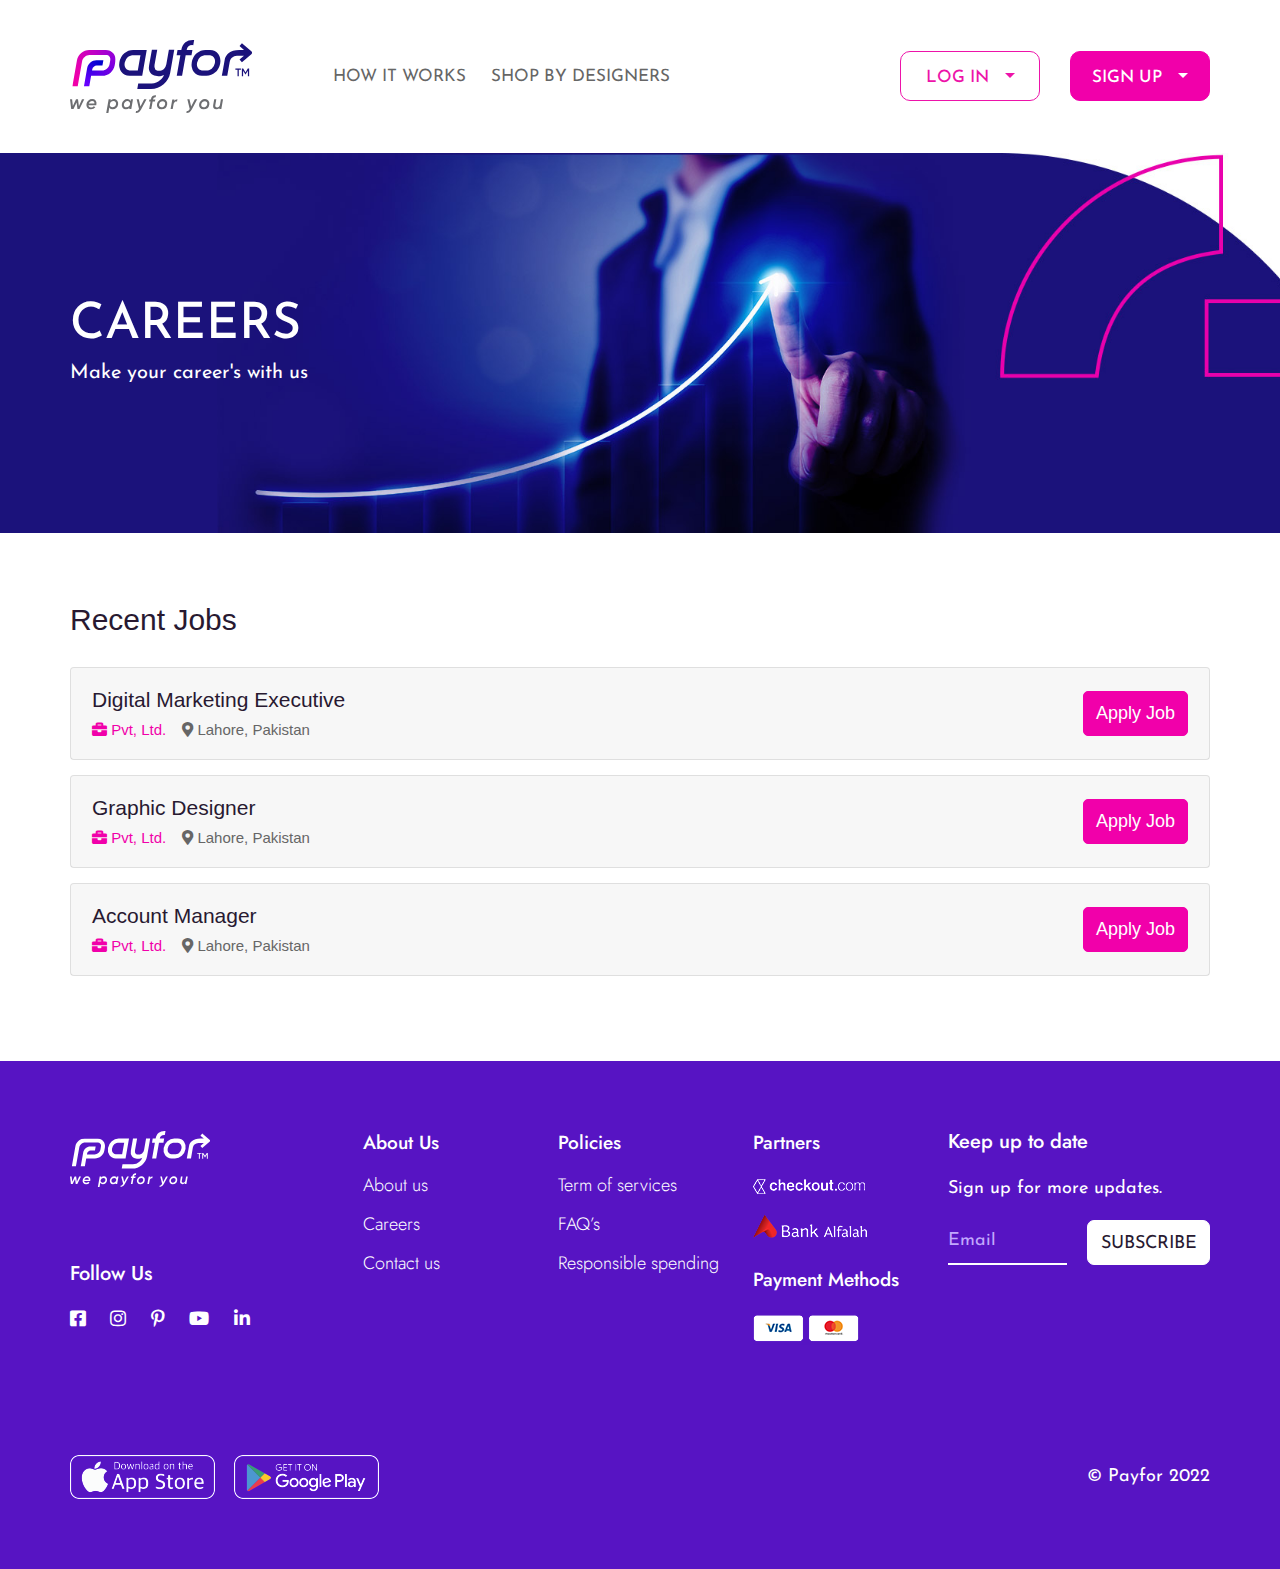
<file: careers.html>
<!doctype html>
<html lang="en">
<head>

  <meta charset="utf-8">
  <meta name="viewport" content="width=device-width, initial-scale=1, shrink-to-fit=no">
  <meta http-equiv="x-ua-compatible" content="ie=edge">
  <link rel="shortcut icon" href="assets/images/favicon.png" type="image/x-icon">

  <title>Careers - Payfor</title>

  <!-- Font Family -->
  <link rel="preconnect" href="https://fonts.googleapis.com">
  <link rel="preconnect" href="https://fonts.gstatic.com" crossorigin>
  <link href="https://fonts.googleapis.com/css2?family=Josefin+Sans:wght@100;200;300;400;500;600;700&family=Jost:wght@100;200;300;400;500;600;700&display=swap" rel="stylesheet"> 
  <!-- Font Awesome -->
  <link href="assets/css/fontawesome.min.css" rel="stylesheet">
  <!-- Bootstrap CSS -->
  <link href="assets/css/bootstrap.min.css" rel="stylesheet">
  <!-- Bootstrap CSS -->
  <link href="assets/css/scrollbar.css" rel="stylesheet">
  <!-- Your custom styles (optional) -->
  <link href="assets/css/style.css" rel="stylesheet">

</head>

<body>

<!-- Scroll Wrapper -->
<div class="wrapper" data-scroll-container>

<!-- Header -->
<div class="menu-sec" data-scroll-section>
  <header class="payfor-header">
    <div class="container">
      <div class="row">
        <div class="col-md-12">
          <nav class="navbar navbar-expand-lg p-0" data-scroll>
            <a class="navbar-brand logo" href="index.html"><img class="img-fluid" src="assets/images/logo.svg"></a>
            <button class="navbar-toggler toogle-btn open-menu" type="button" data-toggle="collapse" data-target="#navbarSideNav" aria-controls="navbarSideNav" aria-expanded="false" aria-label="Toggle navigation">
              <span class="navbar-toggler-icon"></span>
            </button>
            <div class="collapse navbar-collapse header-menu" id="navbarSideNav">
              <a class="close-menu nav-collapse-link" href="#"><img class="img-fluid" src="assets/images/cancel.png" alt=""></a>
              <ul class="navbar-nav nav-menu mr-auto">
                <li class="nav-item">
                  <a class="nav-link nav-collapse-link" href="#plans" data-scroll-to>How it works</a>
                </li>
                <li class="nav-item">
                  <a class="nav-link nav-collapse-link" href="#designers" data-scroll-to>Shop by Designers</a>
                </li>
                <li class="nav-item">
                  <a class="nav-link nav-collapse-link" href="#" data-scroll-to>For Business</a>
                </li>
              </ul>
              <div class="right-side-nav">
                <ul class="nav navbar-nav">
                  <li class="nav-item dropdown">
                    <a class="nav-link login-btn dropdown-toggle" href="#" id="navbarLoginDropdown" role="button" data-toggle="dropdown" aria-expanded="false">Log in</a>
                    <div class="dropdown-menu" aria-labelledby="navbarLoginDropdown">
                      <a class="dropdown-item nav-collapse-link" href="signin.html">User login</a>
                      <a class="dropdown-item nav-collapse-link" href="merchant-signin.html">Merchant Login</a>
                    </div>
                  </li>
                  <li class="nav-item dropdown">
                    <a class="nav-link signup-btn dropdown-toggle" href="#" id="navbarSignupDropdown" role="button" data-toggle="dropdown" aria-expanded="false">Sign up</a>
                    <div class="dropdown-menu" aria-labelledby="navbarSignupDropdown">
                      <a class="dropdown-item nav-collapse-link" href="signup.html">User Sign Up</a>
                      <a class="dropdown-item nav-collapse-link" href="merchant-signup.html">Merchant Sign Up</a>
                    </div>
                  </li>
                </ul>
              </div>
            </div>
          </nav>
        </div>
      </div>
    </div>
  </header>
  </div>
  <!-- End Of Header -->

<!-- Careers -->
<div data-scroll-section>
<section class="careers-bg">
  <div class="container">
    <div class="row careers-row">
      <div class="col-md-12 careers-info" data-scroll>
        <h1>Careers</h1>
        <p>Make your career's with us</p>
      </div>
    </div>
  </div>
</section>
</div>
<!-- End Of Careers -->

<!-- Payfor Jobs -->
<div data-scroll-section>
<section class="jobs-sec">
    <div class="container">
      <div class="row">
        <div class="col-md-12">
            <h2>Recent Jobs</h2>
            <div id="job-accordion" class="job-accordians">
              <div class="card" data-scroll>
                <div class="card-header" id="headingDigital">
                  <button class="btn accrd-btn" data-toggle="collapse" data-target="#collapseDigital" aria-expanded="true" aria-controls="collapseDigital">
                    <div class="job-post-item d-block d-md-flex align-items-center">
                      <div class="mb-3 mb-md-0 mr-3">
                        <div class="job-post-item-header">
                          <h3 class="mr-3">Digital Marketing Executive</h3>
                        </div>
                        <div class="job-post-item-body d-block d-md-flex">
                          <div class="mr-3 job-company"><i class="fas fa-briefcase"></i> <a href="#">Pvt, Ltd.</a></div>
                          <div class="job-addres"><i class="fas fa-map-marker-alt"></i> <span>Lahore, Pakistan</span></div>
                        </div>
                      </div>
                      <div class="ml-auto appl-ml">
                        <a href="#" class="btn py-2 apply-job-btn">Apply Job</a>
                      </div>
                    </div>
                  </button>
                </div>
                <div id="collapseDigital" class="collapse" aria-labelledby="headingDigital" data-parent="#job-accordion">
                  <div class="card-body">
                    <h4>Responsibilities:</h4>
                    <ul class="job-point">
                      <li>Plans and executes all web, SEO/SEM, database marketing, email, social media, and display advertising campaigns.</li>
                      <li>Execute tests, collect and analyze data and results, identify trends and insights in order to achieve maximum ROI in paid search campaigns</li>
                      <li>Track, report, and analyze website analytic.</li>
                      <li>Research and analyze competitor advertising links.</li>
                      <li>Work with the development team to ensure SEO best practices are properly implemented on newly developed code.</li>
                      <li>Work with editorial and marketing teams to drive SEO in content creation and content programming.</li>
                      <li>Recommend changes to website architecture, content, linking, and other factors to improve SEO positions for target keywords.</li>
                      <li>Brainstorms new and creative growth strategies through digital marketing.</li>
                      <li>Create <b>digital content</b> as per guidelines & objectives of the brand team</li>
                      <li>Ideate & write social media ads.</li>
                      <li>Create highly converting content for landing pages to maximize conversions.</li>
                      <li>Create content with the intent to get maximum engagement on the content.</li>
                      <li>Oversee the overall content strategy of the brand and identify room for improvements.</li>
                      <li>Develop content for branded marketing, social media, website and digital platforms.</li>
                    </ul>
                    <h4>Must-Have:</h4>
                    <ul class="job-point">
                      <li>At least 1 <b>year</b> of experience</li>
                      <li>Bachelor degree.</li>
                    </ul>
                    <div class="col-md-12 text-center">
                      <a href="#" class="btn py-2 apply-job-btn">Apply Now</a>
                    </div>
                  </div>
                </div>
              </div>
              <div class="card" data-scroll>
                <div class="card-header" id="headingGraphic">
                  <button class="btn accrd-btn" data-toggle="collapse" data-target="#collapseGraphic" aria-expanded="true" aria-controls="collapseGraphic">
                    <div class="job-post-item d-block d-md-flex align-items-center">
                      <div class="mb-3 mb-md-0 mr-3">
                        <div class="job-post-item-header">
                          <h3 class="mr-3">Graphic Designer</h3>
                        </div>
                        <div class="job-post-item-body d-block d-md-flex">
                          <div class="mr-3 job-company"><i class="fas fa-briefcase"></i> <a href="#">Pvt, Ltd.</a></div>
                          <div class="job-addres"><i class="fas fa-map-marker-alt"></i> <span>Lahore, Pakistan</span></div>
                        </div>
                      </div>
                      <div class="ml-auto appl-ml">
                        <a href="#" class="btn py-2 apply-job-btn">Apply Job</a>
                      </div>
                    </div>
                  </button>
                </div>
                <div id="collapseGraphic" class="collapse" aria-labelledby="headingGraphic" data-parent="#job-accordion">
                  <div class="card-body">
                    <p>The ideal candidate will be responsible for conceptualizing creative designs for a wide array of media to fit the needs of internal teams 
                      and external clients. You will oversee the design's production to ensure the designs are completed in a timely manner. You will also use your
                       knowledge of design software to accomplish these responsibilities.</p>
                    <h4>Key Responsibilities:</h4>
                    <ul class="job-point">
                      <li>Oversee design and production of all online and offline marketing material.</li>
                      <li>Conceptualize and execute the creative design strategy behind ad campaigns.</li>
                      <li>Design and produce a wide array of media.</li>
                      <li>Develop our company brand to increase brand presence.</li>
                      <li>Knowledge of layouts, graphic fundamentals, typography, print, and the web.</li>
                      <li>Creative graphic design/images with unique ideas.</li>
                      <li>Creating mock-up designs of website pages.</li>
                      <li>Image/Logo/Webpage designing tailored for branding.</li>
                      <li>Implementing and improving call to action features using creative designing ideas.</li>
                      <li>Good knowledge of online marketing and designing features/aspects that support online marketing.</li>
                    </ul>
                    <h4>Software Skills:</h4>
                    <ul class="job-point">
                      <li>Corel Draw and Adobe Suite (Photoshop, Illustrator, Premiere Pro) and other modern software/tools.</li>
                    </ul>
                    <h4>Must-Have:</h4>
                    <ul class="job-point">
                      <li>At least 1 <b>year</b> of experience</li>
                      <li>Bachelor degree.</li>
                    </ul>
                    <div class="col-md-12 text-center">
                      <a href="#" class="btn py-2 apply-job-btn">Apply Now</a>
                    </div>
                  </div>
                </div>
              </div>
              <div class="card" data-scroll>
                <div class="card-header" id="headingAccount">
                  <button class="btn accrd-btn" data-toggle="collapse" data-target="#collapseAccount" aria-expanded="true" aria-controls="collapseAccount">
                    <div class="job-post-item d-block d-md-flex align-items-center">
                      <div class="mb-3 mb-md-0 mr-3">
                        <div class="job-post-item-header">
                          <h3 class="mr-3">Account Manager</h3>
                        </div>
                        <div class="job-post-item-body d-block d-md-flex">
                          <div class="mr-3 job-company"><i class="fas fa-briefcase"></i> <a href="#">Pvt, Ltd.</a></div>
                          <div class="job-addres"><i class="fas fa-map-marker-alt"></i> <span>Lahore, Pakistan</span></div>
                        </div>
                      </div>
                      <div class="ml-auto appl-ml">
                        <a href="#" class="btn py-2 apply-job-btn">Apply Job</a>
                      </div>
                    </div>
                  </button>
                </div>
                <div id="collapseAccount" class="collapse" aria-labelledby="headingAccount" data-parent="#job-accordion">
                  <div class="card-body">
                    <h4>Role and Responsibilities:</h4>
                    <ul class="job-point">
                      <li>Acquisition: Collaborate with sales function to acquire strategic partners that are not in the current portfolio.</li>
                      <li>Growth: Develop plans in collaboration with assigned accounts to grow their business</li>
                      <li>Account Management: Take ownership, be the main point of contact for the assigned accounts and manage a team of account leads 
                        and executives for swift execution.</li>
                      <li>Create long-term relationships with key accounts, maximize their financials, marketing efforts, engagement and satisfaction.</li>
                      <li>Analysis: Quantify performance and initiatives. Utilize data-driven decision making to understand the performance of initiatives
                         to ensure you are effectively prioritizing those with the highest return on investment</li>
                      <li>Partner with internal teams: Collaborate closely with Finance, Marketing and business development to ensure meeting the growth objectives.</li>
                    </ul>
                    <h4>Qualification & Experience:</h4>
                    <ul class="job-point">
                      <li>Education to degree level or equivalent practical experience.</li>
                      <li>Proficiency in Microsoft office and similar software tools.</li>
                    </ul>
                    <div class="col-md-12 text-center">
                      <a href="#" class="btn py-2 apply-job-btn">Apply Now</a>
                    </div>
                  </div>
                </div>
              </div>
          </div>
        </div>
      </div>
    </div>
</section>
</div>
<!-- End Of Payfor Jobs -->

<!-- Footer -->
<div data-scroll-section>
  <footer class="payfor-footer" data-scroll data-scroll-speed="1">
    <div class="container">
      <div class="row">
        <div class="col-md-6 col-lg-4 col-xl-3 follow-us">
          <a href="index.html"><img class="img-fluid footer-logo" src="assets/images/logo.svg" alt=""></a>
          <h2>Follow Us</h2>
          <ul class="navbar-nav social-icons">
            <li class="nav-item"><a href="https://www.facebook.com/PayForOfficial" target="_blank"><i class="fab fa-facebook-square"></i></a></li>
            <li class="nav-item"><a href="https://www.instagram.com/payforofficial" target="_blank"><i class="fab fa-instagram"></i></a></li>
            <li class="nav-item"><a href="https://www.pinterest.com/payforofficial" target="_blank"><i class="fab fa-pinterest-p"></i></a></li>
            <li class="nav-item"><a href="https://www.youtube.com/channel/UC75aNs5KsChnACJ-NB35AxA" target="_blank"><i class="fab fa-youtube"></i></a></li>
            <!-- <li class="nav-item"><a href="#" target="_blank"><i class="fab fa-twitter"></i></a></li> -->
            <li class="nav-item"><a href="https://www.linkedin.com/company/payforofficial" target="_blank"><i class="fab fa-linkedin-in"></i></a></li>
          </ul>
        </div>
        <div class="col-md-6 col-lg-3 col-xl-2 footer-menu">
          <h2 class="nav-title">About Us <i class="fas fa-chevron-down"></i></h2>
          <ul class="navbar-nav nav ft-nav">
            <li class="nav-item"><a href="about.html">About us</a></li>
            <li class="nav-item"><a href="careers.html">Careers</a></li>
            <li class="nav-item"><a href="contact.html">Contact us</a></li>
          </ul>
        </div>
        <div class="col-md-6 col-lg-2 col-xl-2 footer-menu">
          <h2 class="nav-title">Policies <i class="fas fa-chevron-down"></i></h2>
          <ul class="navbar-nav nav ft-nav">
            <li class="nav-item"><a href="terms.html">Term of services</a></li>
            <li class="nav-item"><a href="faq.html">FAQ’s</a></li>
            <li class="nav-item"><a href="responsible-spending.html">Responsible spending</a></li>
          </ul>
        </div>
        <div class="col-md-6 col-lg-3 col-xl-2 footer-menu">
          <h2 class="nav-title">Partners <i class="fas fa-chevron-down"></i></h2>
          <ul class="navbar-nav nav ft-nav">
            <li class="nav-item mb-3"><img class="img-fluid" src="assets/images/checkout-logo.png" alt=""></li>
            <li class="nav-item"><img class="img-fluid" src="assets/images/alflah-logo.png" alt=""></li>
          </ul>
          <h2 class="payment-title">Payment Methods </h2>
          <ul class="navbar-nav nav">
            <li class="nav-item"><img class="img-fluid" src="assets/images/payments-logo.png" alt=""></li>
          </ul>
        </div>
        <div class="col-md-10 col-lg-9 col-xl-3 footer-newsletter">
          <h2>Keep up to date</h2>
          <p>Sign up for more updates.</p>
          <form>
            <div class="input-group">
              <input type="text" class="form-control" placeholder="Email">
              <div class="input-group-append">
                <button class="btn" type="button" data-toggle="modal" data-target="#newsletterModal">Subscribe</button>
              </div>
            </div>
          </form>
        </div>
        <div class="col-md-12 col-lg-12 col-xl-12 footer-bottom">
          <ul class="navbar-nav terms-menu">
            <li class="nav-item"><a href="#"><img class="img-fluid" src="assets/images/footer-apple-logo.png" alt=""></a></li>
            <li class="nav-item"><a href="#"><img class="img-fluid" src="assets/images/footer-play-logo.png" alt=""></a></li>
          </ul>
          <p class="copyright">© Payfor 2022</p>
        </div>
      </div>
    </div>
  </footer>
</div>
<!-- End Of Footer -->

</div>
<!-- End Of Scroll Wrapper -->

<!-- Modal -->
<div class="modal fade newsletter-modal" id="newsletterModal" data-backdrop="static" data-keyboard="false" tabindex="-1" aria-labelledby="newsletterModalLabel" aria-hidden="true">
  <div class="modal-dialog">
    <div class="modal-content">
       <div class="modal-header">
         <button type="button" class="btn-close" data-dismiss="modal" aria-label="Close"><img class="img-fluid" src="assets/images/thank-cancel.png" alt=""></button>
       </div>
       <div class="modal-body">
         <img class="img-fluid" src="assets/images/tick.png" alt="">
         <h3>Thank You!</h3>
         <p>Your email is successfully submited. <br> Check your inbox for future updates.</p>
       </div>
    </div>
  </div>
</div>
<!-- Modal -->

  <!-- SCRIPTS -->
  <!-- JQuery -->
  <script type="text/javascript" src="assets/js/jquery.min.js"></script>
  <!-- Bootstrap tooltips -->
  <script type="text/javascript" src="assets/js/popper.min.js"></script>
  <!-- Bootstrap JavaScript -->
  <script type="text/javascript" src="assets/js/bootstrap.min.js"></script>
  <!-- Smooth Scrollbar JavaScript -->
  <script type="text/javascript" src="assets/js/scrollbar.min.js"></script>
  <!-- Custom JavaScript -->
  <script type="text/javascript" src="assets/js/custom.js"></script>

  <script type="text/javascript">

      const scroller = new LocomotiveScroll({
        el: document.querySelector('[data-scroll-container]'),
        smooth: true
      });

      var lock = false;

      function a () {
          // do stuff
          if (!lock) {
              lock = true;
              setTimeout(function() {
                scroller.update();
              }, 1000);
          }
      }

      a(); // first call


      // scroller.on('scroll', (obj) => {
      //   // alert(1235)
      //   setTimeout(function() { 
      //       scroller.start();
      //   }, 7000);
      // });

      // $('.wrapper').height($('.wrapper')[0].scrollHeight);

  </script>
  
</body>

</html>
</file>
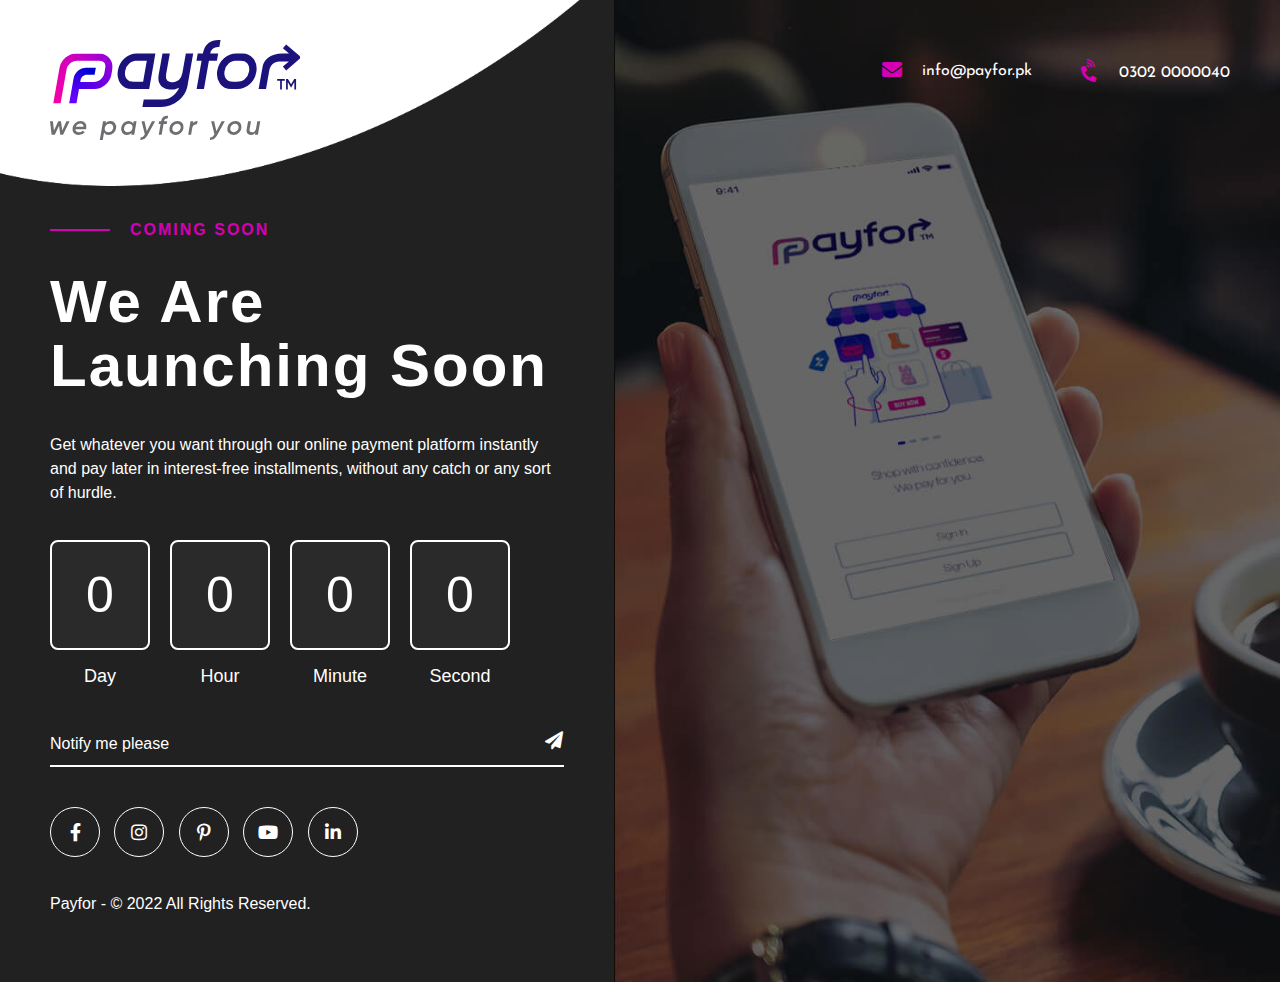
<file: coming-soon.html>
<!doctype html>
<html lang="en">
<head>

  <meta charset="utf-8">
	<meta name="viewport" content="width=device-width, initial-scale=1, shrink-to-fit=no">
  <meta http-equiv="x-ua-compatible" content="ie=edge">
  <link rel="shortcut icon" href="assets/images/favicon.png" type="image/x-icon">

  <title>Payfor Coming Soon</title>

  <!-- Font Family -->
  <link rel="preconnect" href="https://fonts.googleapis.com">
  <link rel="preconnect" href="https://fonts.gstatic.com" crossorigin>
  <link href="https://fonts.googleapis.com/css2?family=Josefin+Sans:wght@100;200;300;400;500;600;700&family=Jost:wght@100;200;300;400;500;600;700&display=swap" rel="stylesheet"> 
  <!-- Font Awesome -->
  <link href="assets/css/fontawesome.min.css" rel="stylesheet">
  <!-- Bootstrap CSS -->
  <link href="assets/css/bootstrap.min.css" rel="stylesheet">
  <!-- Your custom styles (optional) -->
  <link href="assets/css/style.css" rel="stylesheet">

</head>

<body>

<!-- Coming Soon Wrapper -->
<section class="coming-wrapper">
  <div class="soon-container">
    <div class="launching">
      <div class="logo-bg">
        <img class="img-fluid" src="assets/images/logo-bg.png" alt="">
      </div>
      <a class="logo" href="index.html"><img class="img-fluid" src="assets/images/logo.svg"></a>
      <label>COMING SOON</label>
      <h1>We Are <br> Launching Soon</h1>
      <p>Get whatever you want through our online payment platform instantly and pay later in interest-free installments, 
        without any catch or any sort of hurdle.</p>
        <div class="simply-countdown simply-countdown-one"></div>
        <form class="notify-me-form">
          <div class="input-group">
            <input class="form-control" type="text" placeholder="Notify me please">
            <div class="input-group-append">
              <button type="button" class="btn"><i class="fas fa-paper-plane"></i></button>
            </div>
          </div>
        </form>
        <ul class="navbar-nav social-icons-soon">
          <li class="nav-item"><a href="https://www.facebook.com/PayForOfficial" target="_blank"><i class="fab fa-facebook-f"></i></a></li>
          <li class="nav-item"><a href="https://www.instagram.com/payforofficial" target="_blank"><i class="fab fa-instagram"></i></a></li>
          <li class="nav-item"><a href="https://www.pinterest.com/payforofficial" target="_blank"><i class="fab fa-pinterest-p"></i></a></li>
          <li class="nav-item"><a href="https://www.youtube.com/channel/UC75aNs5KsChnACJ-NB35AxA" target="_blank"><i class="fab fa-youtube"></i></a></li>
          <!-- <li class="nav-item"><a href="#" target="_blank"><i class="fab fa-twitter"></i></a></li> -->
          <li class="nav-item"><a href="https://www.linkedin.com/company/payforofficial" target="_blank"><i class="fab fa-linkedin-in"></i></a></li>
        </ul>
      <div class="copyright-soon">
        <p>Payfor - © 2022 All Rights Reserved.</p>
      </div>
    </div>
    <div class="notify-soon">
      <ul class="nav">
        <li class="nav-item"><a class="nav-link" href="mailto:info@payfor.pk"><i class="fas fa-envelope"></i>info@payfor.pk</a></li>
        <li class="nav-item"><a class="nav-link" href="tel:0302 0000040"><i class="fas fa-phone-volume"></i>0302 0000040</a></li>
      </ul>
    </div>
  </div>
</section>
<!-- End Of Coming Soon Wrapper -->

  <!-- SCRIPTS -->
  <!-- JQuery -->
  <script type="text/javascript" src="assets/js/jquery.min.js"></script>
  <!-- Bootstrap tooltips -->
  <script type="text/javascript" src="assets/js/popper.min.js"></script>
  <!-- Bootstrap JavaScript -->
  <script type="text/javascript" src="assets/js/bootstrap.min.js"></script>
  <!-- Countdown JavaScript -->
  <script type="text/javascript" src="assets/js/countdown.js"></script>
  <!-- Custom JavaScript -->
  <script type="text/javascript" src="assets/js/custom.js"></script>

  <script>
    
    simplyCountdown('.simply-countdown', {
        year: 2022, 
        month: 2, 
        day: 15,
        enableUtc: true
    });

  </script>
  
</body>

</html>
</file>
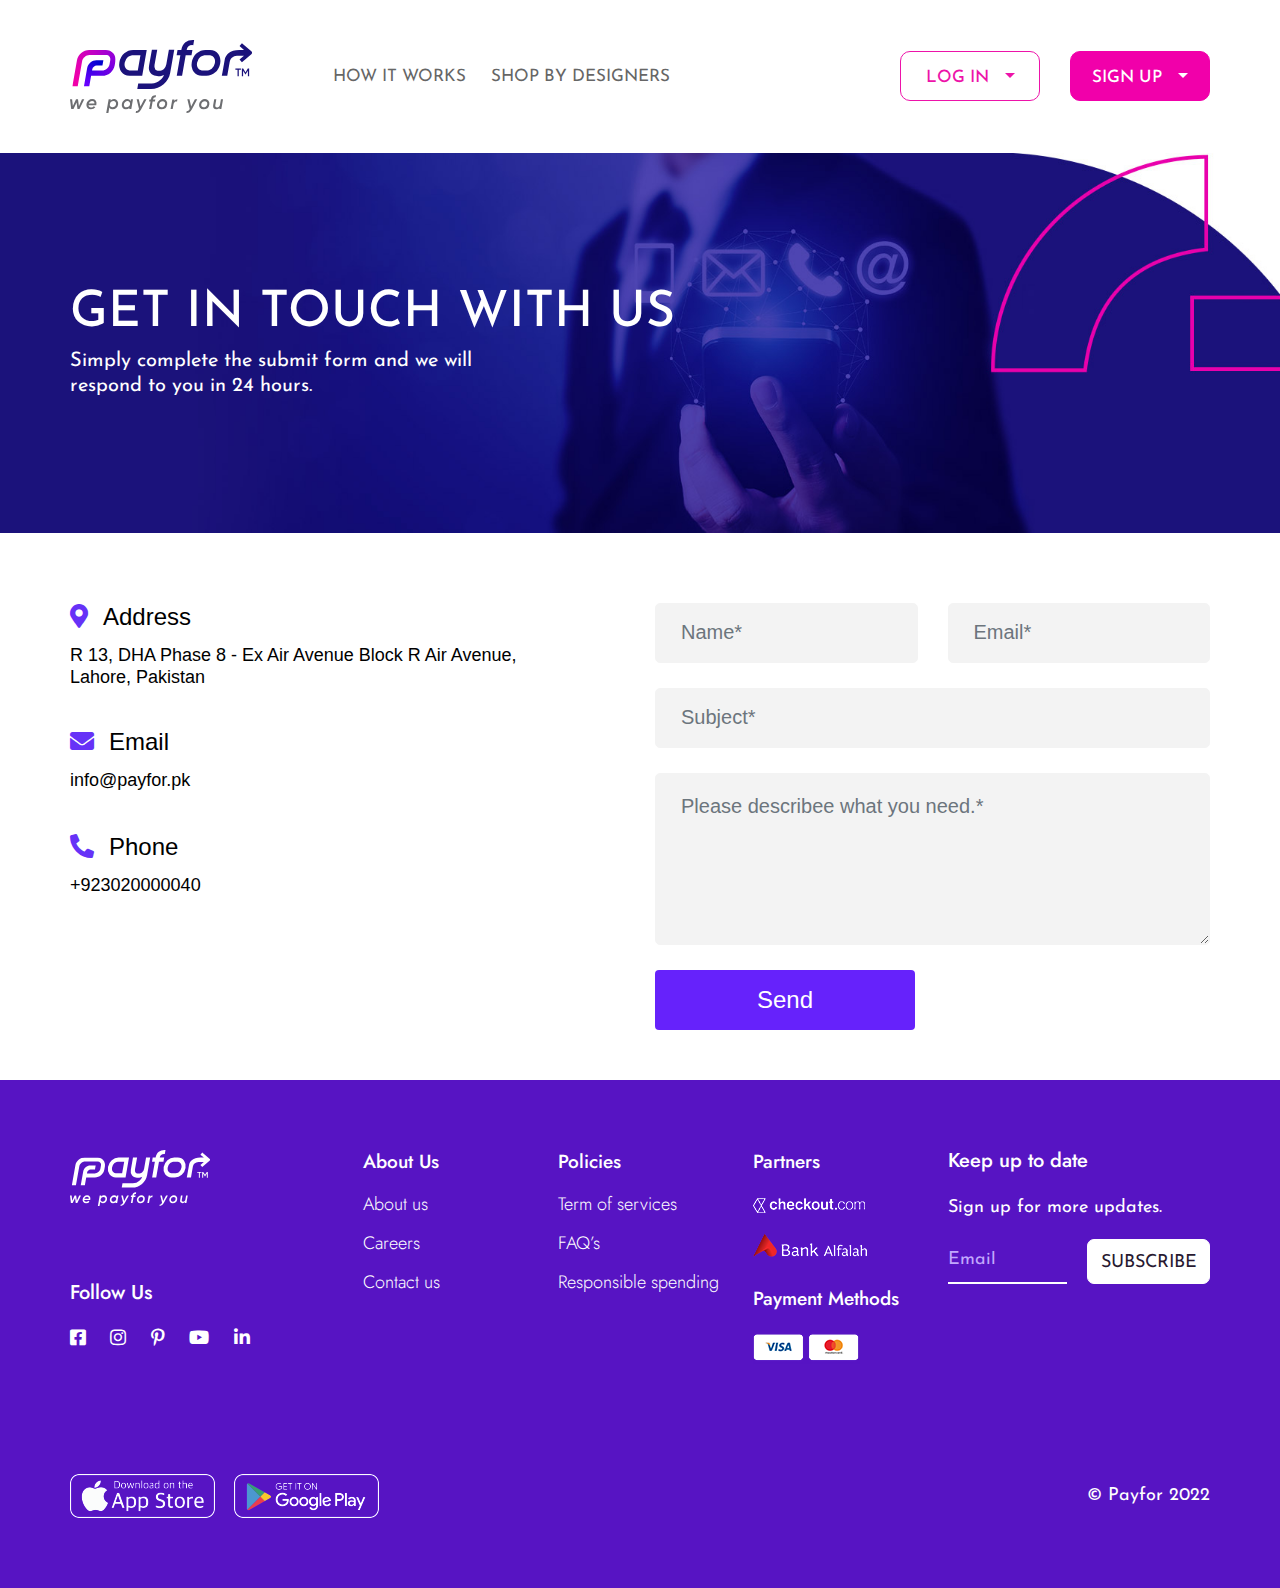
<file: contact.html>
<!doctype html>
<html lang="en">
<head>

  <meta charset="utf-8">
  <meta name="viewport" content="width=device-width, initial-scale=1, shrink-to-fit=no">
  <meta http-equiv="x-ua-compatible" content="ie=edge">
  <link rel="shortcut icon" href="assets/images/favicon.png" type="image/x-icon">

  <title>Contact Us - Payfor</title>

  <!-- Font Family -->
  <link rel="preconnect" href="https://fonts.googleapis.com">
  <link rel="preconnect" href="https://fonts.gstatic.com" crossorigin>
  <link href="https://fonts.googleapis.com/css2?family=Josefin+Sans:wght@100;200;300;400;500;600;700&family=Jost:wght@100;200;300;400;500;600;700&display=swap" rel="stylesheet"> 
  <!-- Font Awesome -->
  <link href="assets/css/fontawesome.min.css" rel="stylesheet">
  <!-- Bootstrap CSS -->
  <link href="assets/css/bootstrap.min.css" rel="stylesheet">
  <!-- Bootstrap CSS -->
  <link href="assets/css/scrollbar.css" rel="stylesheet">
  <!-- Your custom styles (optional) -->
  <link href="assets/css/style.css" rel="stylesheet">

</head>

<body>

<!-- Scroll Wrapper -->
<div class="wrapper" data-scroll-container>

<!-- Header -->
<div class="menu-sec" data-scroll-section>
  <header class="payfor-header">
    <div class="container">
      <div class="row">
        <div class="col-md-12">
          <nav class="navbar navbar-expand-lg p-0" data-scroll>
            <a class="navbar-brand logo" href="index.html"><img class="img-fluid" src="assets/images/logo.svg"></a>
            <button class="navbar-toggler toogle-btn open-menu" type="button" data-toggle="collapse" data-target="#navbarSideNav" aria-controls="navbarSideNav" aria-expanded="false" aria-label="Toggle navigation">
              <span class="navbar-toggler-icon"></span>
            </button>
            <div class="collapse navbar-collapse header-menu" id="navbarSideNav">
              <a class="close-menu nav-collapse-link" href="#"><img class="img-fluid" src="assets/images/cancel.png" alt=""></a>
              <ul class="navbar-nav nav-menu mr-auto">
                <li class="nav-item">
                  <a class="nav-link nav-collapse-link" href="#plans" data-scroll-to>How it works</a>
                </li>
                <li class="nav-item">
                  <a class="nav-link nav-collapse-link" href="#designers" data-scroll-to>Shop by Designers</a>
                </li>
                <li class="nav-item">
                  <a class="nav-link nav-collapse-link" href="#" data-scroll-to>For Business</a>
                </li>
              </ul>
              <div class="right-side-nav">
                <ul class="nav navbar-nav">
                  <li class="nav-item dropdown">
                    <a class="nav-link login-btn dropdown-toggle" href="#" id="navbarLoginDropdown" role="button" data-toggle="dropdown" aria-expanded="false">Log in</a>
                    <div class="dropdown-menu" aria-labelledby="navbarLoginDropdown">
                      <a class="dropdown-item nav-collapse-link" href="signin.html">User login</a>
                      <a class="dropdown-item nav-collapse-link" href="merchant-signin.html">Merchant Login</a>
                    </div>
                  </li>
                  <li class="nav-item dropdown">
                    <a class="nav-link signup-btn dropdown-toggle" href="#" id="navbarSignupDropdown" role="button" data-toggle="dropdown" aria-expanded="false">Sign up</a>
                    <div class="dropdown-menu" aria-labelledby="navbarSignupDropdown">
                      <a class="dropdown-item nav-collapse-link" href="signup.html">User Sign Up</a>
                      <a class="dropdown-item nav-collapse-link" href="merchant-signup.html">Merchant Sign Up</a>
                    </div>
                  </li>
                </ul>
              </div>
            </div>
          </nav>
        </div>
      </div>
    </div>
  </header>
  </div>
  <!-- End Of Header -->

<!-- Contact Banner -->
<div data-scroll-section>
  <section class="contact-banner-bg">
    <div class="container">
      <div class="row contact-row">
        <div class="col-md-12 careers-info" data-scroll>
          <h1>Get in Touch With Us</h1>
          <p>Simply complete the submit form and we will <br> respond to you in 24 hours.</p>
        </div>
      </div>
    </div>
  </section>
</div>
<!-- End Of Contact Banner -->

<!-- Contact Form -->
<div data-scroll-section>
<section class="contact-sec">
    <div class="container">
      <div class="row">
        <div class="col-md-12 col-lg-6" data-scroll>
          <div class="contact-info">
            <h2><i class="fas fa-map-marker-alt"></i>Address</h2>
            <p>R 13, DHA Phase 8 - Ex Air Avenue Block R Air Avenue, <br> Lahore, Pakistan</p>
          </div>
          <div class="contact-info">
            <h2><i class="fas fa-envelope"></i>Email</h2>
            <a href="mailto:info@payfor.pk">info@payfor.pk</a>
          </div>
          <div class="contact-info">
            <h2><i class="fas fa-phone-alt"></i>Phone</h2>
            <a href="tel:+923020000040">+923020000040</a>
          </div>
        </div>
        <div class="col-md-12 col-lg-6" data-scroll>
          <form class="row contac-form-form">
						<div class="col-md-6 form-group">
							<input type="text" class="form-control" placeholder="Name*">
						</div>
						<div class="col-md-6 form-group">
							<input type="email" class="form-control" placeholder="Email*">
						</div>
						<div class="col-md-12 form-group">
							<input type="text" class="form-control" placeholder="Subject*">
						</div>
						<div class="col-md-12 form-group">
							<textarea class="form-control" rows="6" placeholder="Please describee what you need.*"></textarea>
						</div>
						<div class="col-md-12 text-start">
							<button type="button" class="btn send-btn" data-toggle="modal" data-target="#contactFormModal">Send</button>
						</div>
					</form>
        </div>
      </div>
    </div>
</section>
</div>
<!-- End Of Faq's -->

<!-- Footer -->
<div data-scroll-section>
  <footer class="payfor-footer" data-scroll data-scroll-speed="1">
    <div class="container">
      <div class="row">
        <div class="col-md-6 col-lg-4 col-xl-3 follow-us">
          <a href="index.html"><img class="img-fluid footer-logo" src="assets/images/logo.svg" alt=""></a>
          <h2>Follow Us</h2>
          <ul class="navbar-nav social-icons">
            <li class="nav-item"><a href="https://www.facebook.com/PayForOfficial" target="_blank"><i class="fab fa-facebook-square"></i></a></li>
            <li class="nav-item"><a href="https://www.instagram.com/payforofficial" target="_blank"><i class="fab fa-instagram"></i></a></li>
            <li class="nav-item"><a href="https://www.pinterest.com/payforofficial" target="_blank"><i class="fab fa-pinterest-p"></i></a></li>
            <li class="nav-item"><a href="https://www.youtube.com/channel/UC75aNs5KsChnACJ-NB35AxA" target="_blank"><i class="fab fa-youtube"></i></a></li>
            <!-- <li class="nav-item"><a href="#" target="_blank"><i class="fab fa-twitter"></i></a></li> -->
            <li class="nav-item"><a href="https://www.linkedin.com/company/payforofficial" target="_blank"><i class="fab fa-linkedin-in"></i></a></li>
          </ul>
        </div>
        <div class="col-md-6 col-lg-3 col-xl-2 footer-menu">
          <h2 class="nav-title">About Us <i class="fas fa-chevron-down"></i></h2>
          <ul class="navbar-nav nav ft-nav">
            <li class="nav-item"><a href="about.html">About us</a></li>
            <li class="nav-item"><a href="careers.html">Careers</a></li>
            <li class="nav-item"><a href="contact.html">Contact us</a></li>
          </ul>
        </div>
        <div class="col-md-6 col-lg-2 col-xl-2 footer-menu">
          <h2 class="nav-title">Policies <i class="fas fa-chevron-down"></i></h2>
          <ul class="navbar-nav nav ft-nav">
            <li class="nav-item"><a href="terms.html">Term of services</a></li>
            <li class="nav-item"><a href="faq.html">FAQ’s</a></li>
            <li class="nav-item"><a href="responsible-spending.html">Responsible spending</a></li>
          </ul>
        </div>
        <div class="col-md-6 col-lg-3 col-xl-2 footer-menu">
          <h2 class="nav-title">Partners <i class="fas fa-chevron-down"></i></h2>
          <ul class="navbar-nav nav ft-nav">
            <li class="nav-item mb-3"><img class="img-fluid" src="assets/images/checkout-logo.png" alt=""></li>
            <li class="nav-item"><img class="img-fluid" src="assets/images/alflah-logo.png" alt=""></li>
          </ul>
          <h2 class="payment-title">Payment Methods </h2>
          <ul class="navbar-nav nav">
            <li class="nav-item"><img class="img-fluid" src="assets/images/payments-logo.png" alt=""></li>
          </ul>
        </div>
        <div class="col-md-10 col-lg-9 col-xl-3 footer-newsletter">
          <h2>Keep up to date</h2>
          <p>Sign up for more updates.</p>
          <form>
            <div class="input-group">
              <input type="text" class="form-control" placeholder="Email">
              <div class="input-group-append">
                <button class="btn" type="button" data-toggle="modal" data-target="#newsletterModal">Subscribe</button>
              </div>
            </div>
          </form>
        </div>
        <div class="col-md-12 col-lg-12 col-xl-12 footer-bottom">
          <ul class="navbar-nav terms-menu">
            <li class="nav-item"><a href="#"><img class="img-fluid" src="assets/images/footer-apple-logo.png" alt=""></a></li>
            <li class="nav-item"><a href="#"><img class="img-fluid" src="assets/images/footer-play-logo.png" alt=""></a></li>
          </ul>
          <p class="copyright">© Payfor 2022</p>
        </div>
      </div>
    </div>
  </footer>
</div>
<!-- End Of Footer -->

</div>
<!-- End Of Scroll Wrapper -->

<!-- Contact Form Modal -->
<div class="modal fade newsletter-modal" id="contactFormModal" data-backdrop="static" data-keyboard="false" tabindex="-1" aria-labelledby="contactFormModalLabel" aria-hidden="true">
  <div class="modal-dialog">
    <div class="modal-content">
       <div class="modal-header">
         <button type="button" class="btn-close" data-dismiss="modal" aria-label="Close"><img class="img-fluid" src="assets/images/thank-cancel.png" alt=""></button>
       </div>
       <div class="modal-body">
         <img class="img-fluid" src="assets/images/tick.png" alt="">
         <h3>Thank You!</h3>
         <p>Your message is successfully submitted. <br> We will respond to you in 24 hours.</p>
       </div>
    </div>
  </div>
</div>
<!-- End Of Contact Form Modal -->

<!-- Newsletter Modal -->
<div class="modal fade newsletter-modal" id="newsletterModal" data-backdrop="static" data-keyboard="false" tabindex="-1" aria-labelledby="newsletterModalLabel" aria-hidden="true">
  <div class="modal-dialog">
    <div class="modal-content">
       <div class="modal-header">
         <button type="button" class="btn-close" data-dismiss="modal" aria-label="Close"><img class="img-fluid" src="assets/images/thank-cancel.png" alt=""></button>
       </div>
       <div class="modal-body">
         <img class="img-fluid" src="assets/images/tick.png" alt="">
         <h3>Thank You!</h3>
         <p>Your email is successfully submited. <br> Check your inbox for future updates.</p>
       </div>
    </div>
  </div>
</div>
<!-- End Of NewsletterModal -->


  <!-- SCRIPTS -->
  <!-- JQuery -->
  <script type="text/javascript" src="assets/js/jquery.min.js"></script>
  <!-- Bootstrap tooltips -->
  <script type="text/javascript" src="assets/js/popper.min.js"></script>
  <!-- Bootstrap JavaScript -->
  <script type="text/javascript" src="assets/js/bootstrap.min.js"></script>
  <!-- Smooth Scrollbar JavaScript -->
  <script type="text/javascript" src="assets/js/scrollbar.min.js"></script>
  <!-- Custom JavaScript -->
  <script type="text/javascript" src="assets/js/custom.js"></script>

  <script type="text/javascript">

      $(document).ready(function(){
          $("#animatedSvg").hide();

      });

      const scroller = new LocomotiveScroll({
        el: document.querySelector('[data-scroll-container]'),
        smooth: true
      });

      var lock = false;

      function a () {
          // do stuff
          if (!lock) {
              lock = true;
              setTimeout(function() {
                scroller.update();
              }, 1000);
          }
      }

      a(); // first call


      // scroller.on('scroll', (obj) => {
      //   // alert(1235)
      //   setTimeout(function() { 
      //       scroller.start();
      //   }, 7000);
      // });

      // $('.wrapper').height($('.wrapper')[0].scrollHeight);

  </script>
  
</body>

</html>
</file>
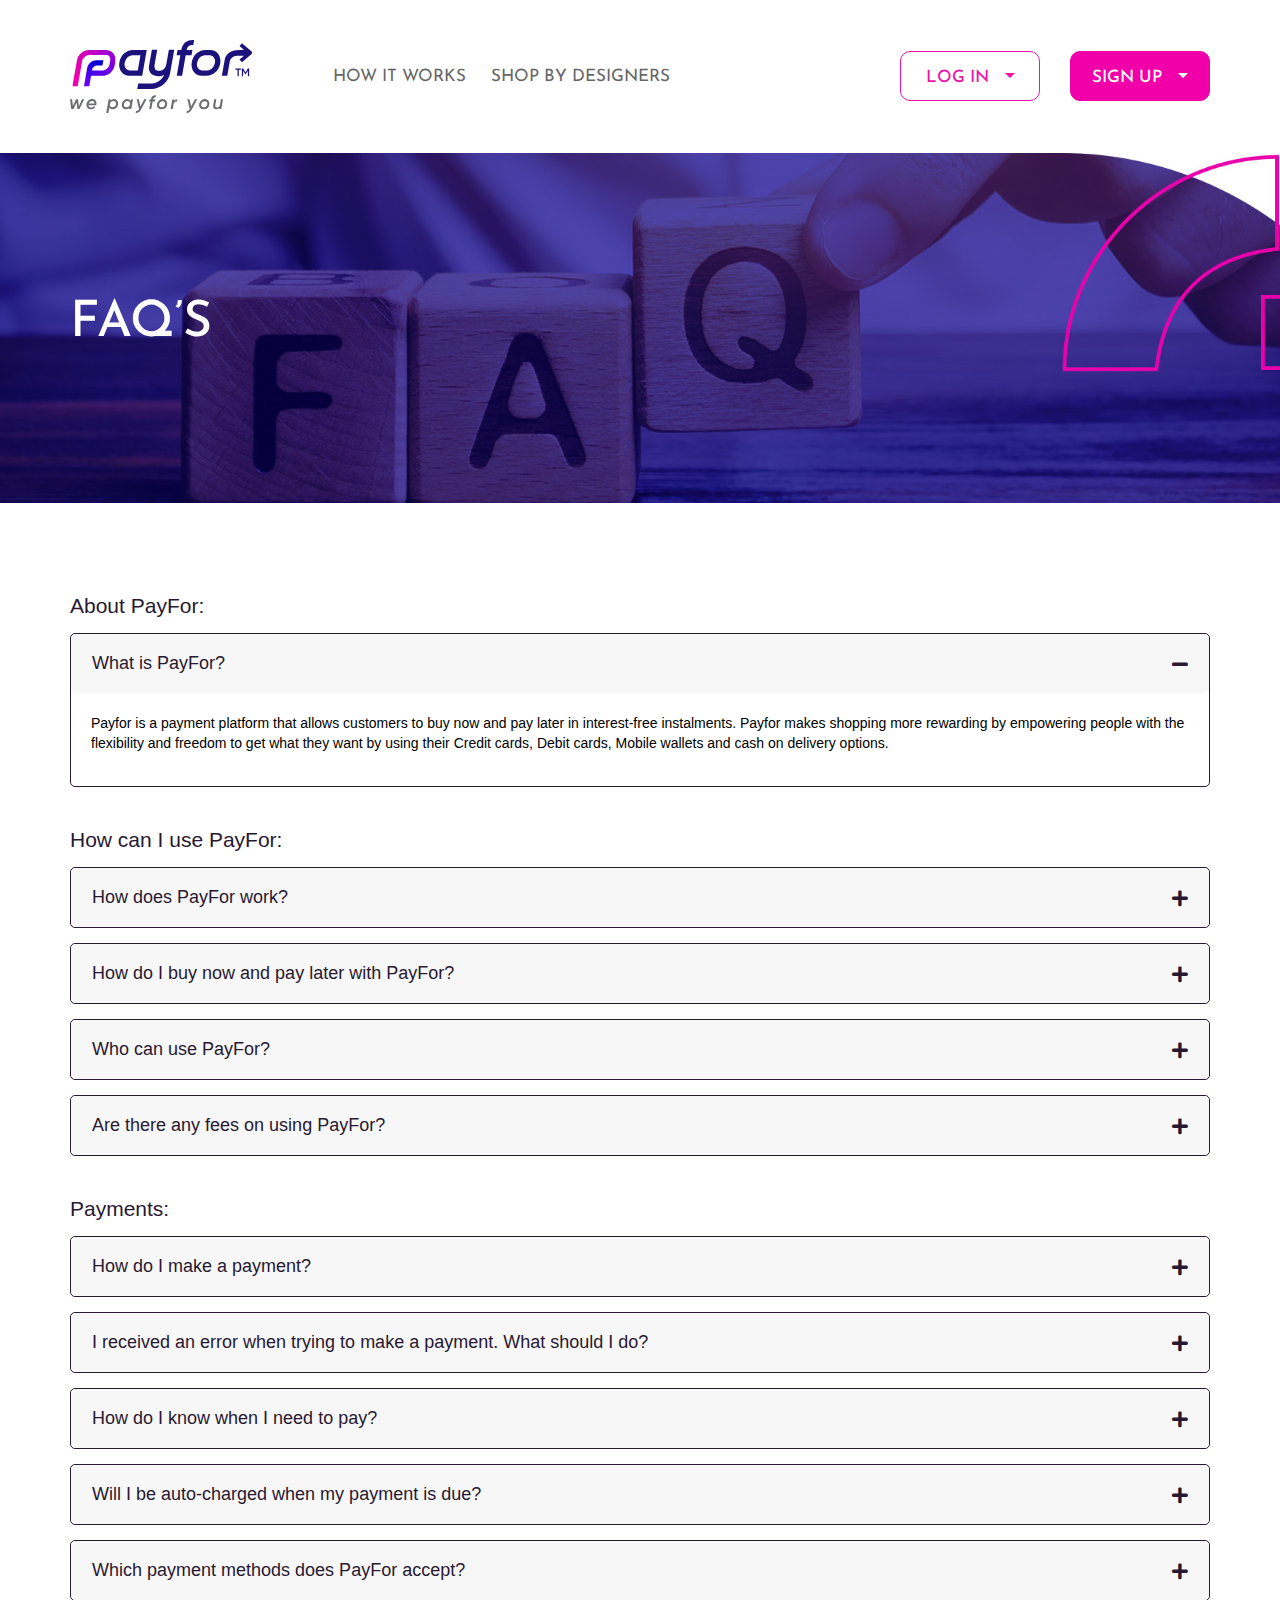
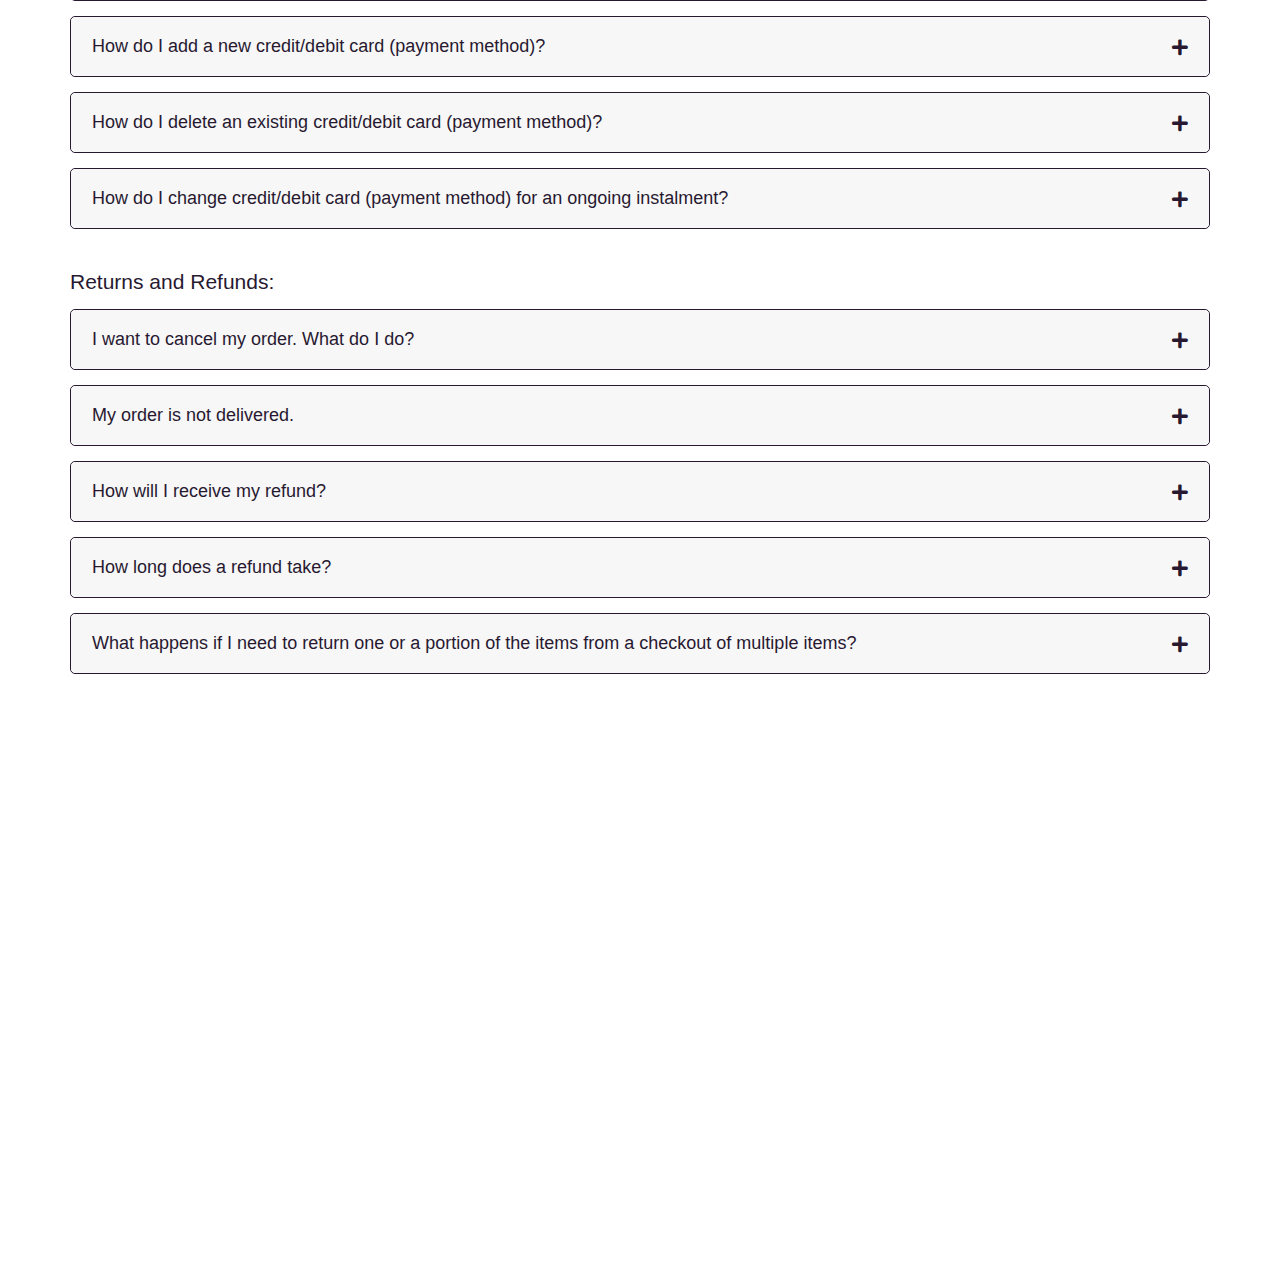
<file: faq.html>
<!doctype html>
<html lang="en">
<head>

  <meta charset="utf-8">
  <meta name="viewport" content="width=device-width, initial-scale=1, shrink-to-fit=no">
  <meta http-equiv="x-ua-compatible" content="ie=edge">
  <link rel="shortcut icon" href="assets/images/favicon.png" type="image/x-icon">

  <title>Faq's - Payfor</title>

  <!-- Font Family -->
  <link rel="preconnect" href="https://fonts.googleapis.com">
  <link rel="preconnect" href="https://fonts.gstatic.com" crossorigin>
  <link href="https://fonts.googleapis.com/css2?family=Josefin+Sans:wght@100;200;300;400;500;600;700&family=Jost:wght@100;200;300;400;500;600;700&display=swap" rel="stylesheet"> 
  <!-- Font Awesome -->
  <link href="assets/css/fontawesome.min.css" rel="stylesheet">
  <!-- Bootstrap CSS -->
  <link href="assets/css/bootstrap.min.css" rel="stylesheet">
  <!-- Bootstrap CSS -->
  <link href="assets/css/scrollbar.css" rel="stylesheet">
  <!-- Your custom styles (optional) -->
  <link href="assets/css/style.css" rel="stylesheet">

</head>

<body>

<!-- Scroll Wrapper -->
<div class="wrapper" data-scroll-container>

<!-- Header -->
<div class="menu-sec" data-scroll-section>
  <header class="payfor-header">
    <div class="container">
      <div class="row">
        <div class="col-md-12">
          <nav class="navbar navbar-expand-lg p-0" data-scroll>
            <a class="navbar-brand logo" href="index.html"><img class="img-fluid" src="assets/images/logo.svg"></a>
            <button class="navbar-toggler toogle-btn open-menu" type="button" data-toggle="collapse" data-target="#navbarSideNav" aria-controls="navbarSideNav" aria-expanded="false" aria-label="Toggle navigation">
              <span class="navbar-toggler-icon"></span>
            </button>
            <div class="collapse navbar-collapse header-menu" id="navbarSideNav">
              <a class="close-menu nav-collapse-link" href="#"><img class="img-fluid" src="assets/images/cancel.png" alt=""></a>
              <ul class="navbar-nav nav-menu mr-auto">
                <li class="nav-item">
                  <a class="nav-link nav-collapse-link" href="#plans" data-scroll-to>How it works</a>
                </li>
                <li class="nav-item">
                  <a class="nav-link nav-collapse-link" href="#designers" data-scroll-to>Shop by Designers</a>
                </li>
                <li class="nav-item">
                  <a class="nav-link nav-collapse-link" href="#" data-scroll-to>For Business</a>
                </li>
              </ul>
              <div class="right-side-nav">
                <ul class="nav navbar-nav">
                  <li class="nav-item dropdown">
                    <a class="nav-link login-btn dropdown-toggle" href="#" id="navbarLoginDropdown" role="button" data-toggle="dropdown" aria-expanded="false">Log in</a>
                    <div class="dropdown-menu" aria-labelledby="navbarLoginDropdown">
                      <a class="dropdown-item nav-collapse-link" href="signin.html">User login</a>
                      <a class="dropdown-item nav-collapse-link" href="merchant-signin.html">Merchant Login</a>
                    </div>
                  </li>
                  <li class="nav-item dropdown">
                    <a class="nav-link signup-btn dropdown-toggle" href="#" id="navbarSignupDropdown" role="button" data-toggle="dropdown" aria-expanded="false">Sign up</a>
                    <div class="dropdown-menu" aria-labelledby="navbarSignupDropdown">
                      <a class="dropdown-item nav-collapse-link" href="signup.html">User Sign Up</a>
                      <a class="dropdown-item nav-collapse-link" href="merchant-signup.html">Merchant Sign Up</a>
                    </div>
                  </li>
                </ul>
              </div>
            </div>
          </nav>
        </div>
      </div>
    </div>
  </header>
  </div>
  <!-- End Of Header -->

<!-- Faq's Banner -->
<div data-scroll-section>
  <section class="faq-banner-bg">
    <div class="container">
      <div class="row faq-row">
        <div class="col-md-12 careers-info" data-scroll>
          <h1>Faq’s</h1>
        </div>
      </div>
    </div>
  </section>
</div>
<!-- End Of Faq's Banner -->

<!-- Faq's -->
<div data-scroll-section>
<section class="faq-sec">
    <div class="container">
      <div class="row">
        <div class="col-md-12 faq-info" data-scroll>
            <div id="accordion" class="faq-accordians">
              <h3>About PayFor:</h3>
              <div class="card">
                <div class="card-header" id="headingOne">
                  <button class="btn btn-link" data-toggle="collapse" data-target="#collapseOne" aria-expanded="true" aria-controls="collapseOne">
                    What is PayFor? <i class="fa fa-plus"></i>
                  </button>
                </div>
                <div id="collapseOne" class="collapse show" aria-labelledby="headingOne" data-parent="#accordion">
                  <div class="card-body">
                    <p>Payfor is a payment platform that allows customers to buy now and pay later in interest-free instalments. Payfor makes shopping more rewarding
                       by empowering people with the flexibility and freedom to get what they want by using their Credit cards, Debit cards, Mobile wallets and cash 
                       on delivery options.</p>
                  </div>
                </div>
              </div>
              <h3>How can I use PayFor:</h3>
              <div class="card">
                <div class="card-header" id="headingTwo">
                  <button class="btn btn-link collapsed" data-toggle="collapse" data-target="#collapseTwo" aria-expanded="false" aria-controls="collapseTwo">
                    How does PayFor work? <i class="fa fa-plus"></i>
                  </button>
                </div>
                <div id="collapseTwo" class="collapse" aria-labelledby="headingTwo" data-parent="#accordion">
                  <div class="card-body">
                   <p>You can create an account and start using PayFor right away.</p>
                   <p>Or simply choose to pay with PayFor at checkout when shopping with a PayFor partner merchants, and a PayFor account will be automatically
                      created for you.</p>
                      <p>You might be asked your ID number when you register with PayFor. It helps us verify that it's
                        really you who's signing up, and not someone else. Rest assured, we keep all your
                        information safe and secure.
                        </p>
                      <h4>Steps</h4>
                      <ol class="step-menu">
                        <li>Fill your cart, then select to pay through PayFor at checkout.</li>
                        <li>Check your mobile number and email, then select Sign up with PayFor.</li>
                        <li>Enter the verification code you receive on your mobile via SMS and Email.</li>
                        <li>You will get a success purchase message.</li>
                        <li>You now have a PayFor account! and you can make & check payments on PayFor app.</li>
                      </ol>
                  </div>
                </div>
              </div>
              <div class="card">
                <div class="card-header" id="headingThree">
                  <button class="btn btn-link collapsed" data-toggle="collapse" data-target="#collapseThree" aria-expanded="false" aria-controls="collapseThree">
                    How do I buy now and pay later with PayFor? <i class="fa fa-plus"></i>
                  </button>
                </div>
                <div id="collapseThree" class="collapse" aria-labelledby="headingThree" data-parent="#accordion">
                  <div class="card-body">
                    <p>Select PayFor on checkout at one of our partner merchants and we split your total purchase into three equal instalments. The first 
                      instalment (33%) is processed immediately and the merchant ships your purchase to you as normal, so you can enjoy now and pay later.</p>
                    <p>The remaining two instalments are due every month thereafter. Absolutely zero fees are charged as long as all repayments are processed 
                      successfully on time. So, in short, at the end of the two months you only pay for what you ordered!</p>
                  </div>
                </div>
              </div>
              <div class="card">
                <div class="card-header" id="headingFour">
                  <button class="btn btn-link collapsed" data-toggle="collapse" data-target="#collapseFour" aria-expanded="false" aria-controls="collapseFour">
                    Who can use PayFor? <i class="fa fa-plus"></i>
                  </button>
                </div>
                <div id="collapseFour" class="collapse" aria-labelledby="headingFour" data-parent="#accordion">
                  <div class="card-body">
                    <p>To use PayFor, you must be over 18 years old and have a valid ID Card and mobile number.</p>
                  </div>
                </div>
              </div>
              <div class="card">
                <div class="card-header" id="headingFive">
                  <button class="btn btn-link collapsed" data-toggle="collapse" data-target="#collapseFive" aria-expanded="false" aria-controls="collapseFive">
                    Are there any fees on using PayFor? <i class="fa fa-plus"></i>
                  </button>
                </div>
                <div id="collapseFive" class="collapse" aria-labelledby="headingFive" data-parent="#accordion">
                  <div class="card-body">
                    <p>As long as you, you are making payments on time, we do not charge any additional fees.</p>
                  </div>
                </div>
              </div>
              <h3>Payments:</h3>
              <div class="card">
                <div class="card-header" id="headingSix">
                  <button class="btn btn-link collapsed" data-toggle="collapse" data-target="#collapseSix" aria-expanded="false" aria-controls="collapseSix">
                    How do I make a payment? <i class="fa fa-plus"></i>
                  </button>
                </div>
                <div id="collapseSix" class="collapse" aria-labelledby="headingSix" data-parent="#accordion">
                  <div class="card-body">
                    <p>When you use your debit or credit card to shop with PayFor, your payments are automatically charged based on a payment schedule shown at the
                       time of purchase. Once you’ve successfully made a purchase with PayFor, you will receive an email with your payment schedule for your reference.
                        We’ll also send you reminders of upcoming payments.</p>
                  </div>
                </div>
              </div>
              <div class="card">
                <div class="card-header" id="headingSeven">
                  <button class="btn btn-link collapsed" data-toggle="collapse" data-target="#collapseSeven" aria-expanded="false" aria-controls="collapseSeven">
                    I received an error when trying to make a payment. What should I do?<i class="fa fa-plus"></i>
                  </button>
                </div>
                <div id="collapseSeven" class="collapse" aria-labelledby="headingSeven" data-parent="#accordion">
                  <div class="card-body">
                    <p>Here’s what we recommend you to try to make a successful payment:</p>
                    <ul class="step-menu">
                      <li>Make sure that you have sufficient funds.</li>
                      <li>Make sure that you entered all card information correctly.</li>
                      <li>Try again with another card.</li>
                    </ul>
                  </div>
                </div>
              </div>
              <div class="card">
                <div class="card-header" id="headingEight">
                  <button class="btn btn-link collapsed" data-toggle="collapse" data-target="#collapseEight" aria-expanded="false" aria-controls="collapseEight">
                    How do I know when I need to pay? <i class="fa fa-plus"></i>
                  </button>
                </div>
                <div id="collapseEight" class="collapse" aria-labelledby="headingEight" data-parent="#accordion">
                  <div class="card-body">
                    <p>After receiving your order, we'll let you know by email and SMS notifications when your payment is due. You can also see all your upcoming
                       due payments in your PayFor account.</p>
                  </div>
                </div>
              </div>
              <div class="card">
                <div class="card-header" id="headingNine">
                  <button class="btn btn-link collapsed" data-toggle="collapse" data-target="#collapseNine" aria-expanded="false" aria-controls="collapseNine">
                    Will I be auto-charged when my payment is due? <i class="fa fa-plus"></i>
                  </button>
                </div>
                <div id="collapseNine" class="collapse" aria-labelledby="headingNine" data-parent="#accordion">
                  <div class="card-body">
                    <p>Yes, if you paid by a credit card (Visa / MasterCard), you will be auto charged a payment when it's due.</p>
                  </div>
                </div>
              </div>
              <div class="card">
                <div class="card-header" id="headingTen">
                  <button class="btn btn-link collapsed" data-toggle="collapse" data-target="#collapseTen" aria-expanded="false" aria-controls="collapseTen">
                    Which payment methods does PayFor accept? <i class="fa fa-plus"></i>
                  </button>
                </div>
                <div id="collapseTen" class="collapse" aria-labelledby="headingTen" data-parent="#accordion">
                  <div class="card-body">
                    <p>PayFor currently accepts Mastercard and Visa debit and credit cards.</p>
                  </div>
                </div>
              </div>
              <div class="card">
                <div class="card-header" id="headingEleven">
                  <button class="btn btn-link collapsed" data-toggle="collapse" data-target="#collapseEleven" aria-expanded="false" aria-controls="collapseEleven">
                    How do I add a new credit/debit card (payment method)? <i class="fa fa-plus"></i>
                  </button>
                </div>
                <div id="collapseEleven" class="collapse" aria-labelledby="headingEleven" data-parent="#accordion">
                  <div class="card-body">
                    <p>If you would like to use a new payment method for a new purchase, then simply select PayFor on checkout at one of our partner retailers and 
                      when asked for the payment method you can upload a new payment method.</p>
                    <p>Otherwise in the customer dashboard under the profile section, you can view all the payment methods you have entered. Here you can add new payment method.</p>
                  </div>
                </div>
              </div>
              <div class="card">
                <div class="card-header" id="headingTwelve">
                  <button class="btn btn-link collapsed" data-toggle="collapse" data-target="#collapseTwelve" aria-expanded="false" aria-controls="collapseTwelve">
                    How do I delete an existing credit/debit card (payment method)? <i class="fa fa-plus"></i>
                  </button>
                </div>
                <div id="collapseTwelve" class="collapse" aria-labelledby="headingTwelve" data-parent="#accordion">
                  <div class="card-body">
                    <p>In the customer dashboard under the profile section, you can view all the payment methods you have entered. Here you can delete existing payment methods. 
                      Please note that you will not be able to delete a payment method if it has an ongoing instalment being processed on it – to delete this card you will 
                      need to either prepay the amount or change the payment method on that instalment.</p>
                  </div>
                </div>
              </div>
              <div class="card">
                <div class="card-header" id="headingThirteen">
                  <button class="btn btn-link collapsed" data-toggle="collapse" data-target="#collapseThirteen" aria-expanded="false" aria-controls="collapseThirteen">
                    How do I change credit/debit card (payment method) for an ongoing instalment? <i class="fa fa-plus"></i>
                  </button>
                </div>
                <div id="collapseThirteen" class="collapse" aria-labelledby="headingThirteen" data-parent="#accordion">
                  <div class="card-body">
                    <p>In the customer dashboard under the purchases section, select the instalment for which you would like to change payment method. Click on view details and 
                      just underneath you will see the payment method. Click on edit and select which payment method you would like to change to, or add a new payment method 
                      altogether.</p>
                  </div>
                </div>
              </div>
              <h3>Returns and Refunds:</h3>
              <div class="card">
                <div class="card-header" id="headingFourteen">
                  <button class="btn btn-link collapsed" data-toggle="collapse" data-target="#collapseFourteen" aria-expanded="false" aria-controls="collapseFourteen">
                    I want to cancel my order. What do I do? <i class="fa fa-plus"></i>
                  </button>
                </div>
                <div id="collapseFourteen" class="collapse" aria-labelledby="headingFourteen" data-parent="#accordion">
                  <div class="card-body">
                    <p>If you would like to return or cancel your order, please contact the merchant where you made your purchase directly. Your payment, if any, will still 
                      go through unless the store informs us otherwise.</p>
                    <p>To note, any payments made to PayFor will be directly refunded to your card in 14 working days once the store accepts your return.</p>
                  </div>
                </div>
              </div>
              <div class="card">
                <div class="card-header" id="headingFifteen">
                  <button class="btn btn-link collapsed" data-toggle="collapse" data-target="#collapseFifteen" aria-expanded="false" aria-controls="collapseFifteen">
                    My order is not delivered. <i class="fa fa-plus"></i>
                  </button>
                </div>
                <div id="collapseFifteen" class="collapse" aria-labelledby="headingFifteen" data-parent="#accordion">
                  <div class="card-body">
                    <p>If you haven’t received your order, kindly do the following and we’ll adjust your account to ensure that you won’t need to make any payments until
                       the issue is resolved.</p>
                       <ul class="step-menu">
                        <li>Track your delivery Use the tracking number provided by the store for updates on your order’s estimated delivery date.</li>
                        <li>Contact store If no shipping information is available or your delivery is delayed, please contact the store directly.</li>
                        <li>Let us know you haven’t received your order through our helpline.</li>
                      </ul>
                  </div>
                </div>
              </div>
              <div class="card">
                <div class="card-header" id="headingSixteen">
                  <button class="btn btn-link collapsed" data-toggle="collapse" data-target="#collapseSixteen" aria-expanded="false" aria-controls="collapseSixteen">
                    How will I receive my refund? <i class="fa fa-plus"></i>
                  </button>
                </div>
                <div id="collapseSixteen" class="collapse" aria-labelledby="headingSixteen" data-parent="#accordion">
                  <div class="card-body">
                    <p>All refunds will be issued according to the merchant policy for returns and cancellations. Once the merchant has registered your return or
                       cancellation with PayFor, your refund will be processed.</p>
                  </div>
                </div>
              </div>
              <div class="card">
                <div class="card-header" id="headingSeventeen">
                  <button class="btn btn-link collapsed" data-toggle="collapse" data-target="#collapseSeventeen" aria-expanded="false" aria-controls="collapseSeventeen">
                    How long does a refund take? <i class="fa fa-plus"></i>
                  </button>
                </div>
                <div id="collapseSeventeen" class="collapse" aria-labelledby="headingSeventeen" data-parent="#accordion">
                  <div class="card-body">
                    <p>The payment will be refunded to the originally used card which takes up to 10 days and 14 working days.</p>
                  </div>
                </div>
              </div>
              <div class="card">
                <div class="card-header" id="headingEighteen">
                  <button class="btn btn-link collapsed" data-toggle="collapse" data-target="#collapseEighteen" aria-expanded="false" aria-controls="collapseEighteen">
                    What happens if I need to return one or a portion of the items from a checkout of multiple items? <i class="fa fa-plus"></i>
                  </button>
                </div>
                <div id="collapseEighteen" class="collapse" aria-labelledby="headingEighteen" data-parent="#accordion">
                  <div class="card-body">
                    <p>We call this a partial refund, and we have your back. Once you return the items to the merchant the retailer will either issue you an
                       exchanged item or payment refund.</p>
                    <p>Either way, the retailer will notify us of the refund, and we will automatically update the instalment plan by deducting the refunded amount 
                      from the third instalment in reverse. If the refund amount exceeds the total due, then we will refund you the outstanding balance to the payment 
                      method linked to that instalment. Otherwise, your upcoming payments will continue to be collected until the remaining balance is paid off.</p>
                  </div>
                </div>
              </div>
          </div>
        </div>
      </div>
    </div>
</section>
</div>
<!-- End Of Faq's -->

<!-- Footer -->
<div data-scroll-section>
  <footer class="payfor-footer" data-scroll data-scroll-speed="1">
    <div class="container">
      <div class="row">
        <div class="col-md-6 col-lg-4 col-xl-3 follow-us">
          <a href="index.html"><img class="img-fluid footer-logo" src="assets/images/logo.svg" alt=""></a>
          <h2>Follow Us</h2>
          <ul class="navbar-nav social-icons">
            <li class="nav-item"><a href="https://www.facebook.com/PayForOfficial" target="_blank"><i class="fab fa-facebook-square"></i></a></li>
            <li class="nav-item"><a href="https://www.instagram.com/payforofficial" target="_blank"><i class="fab fa-instagram"></i></a></li>
            <li class="nav-item"><a href="https://www.pinterest.com/payforofficial" target="_blank"><i class="fab fa-pinterest-p"></i></a></li>
            <li class="nav-item"><a href="https://www.youtube.com/channel/UC75aNs5KsChnACJ-NB35AxA" target="_blank"><i class="fab fa-youtube"></i></a></li>
            <!-- <li class="nav-item"><a href="#" target="_blank"><i class="fab fa-twitter"></i></a></li> -->
            <li class="nav-item"><a href="https://www.linkedin.com/company/payforofficial" target="_blank"><i class="fab fa-linkedin-in"></i></a></li>
          </ul>
        </div>
        <div class="col-md-6 col-lg-3 col-xl-2 footer-menu">
          <h2 class="nav-title">About Us <i class="fas fa-chevron-down"></i></h2>
          <ul class="navbar-nav nav ft-nav">
            <li class="nav-item"><a href="about.html">About us</a></li>
            <li class="nav-item"><a href="careers.html">Careers</a></li>
            <li class="nav-item"><a href="contact.html">Contact us</a></li>
          </ul>
        </div>
        <div class="col-md-6 col-lg-2 col-xl-2 footer-menu">
          <h2 class="nav-title">Policies <i class="fas fa-chevron-down"></i></h2>
          <ul class="navbar-nav nav ft-nav">
            <li class="nav-item"><a href="terms.html">Term of services</a></li>
            <li class="nav-item"><a href="faq.html">FAQ’s</a></li>
            <li class="nav-item"><a href="responsible-spending.html">Responsible spending</a></li>
          </ul>
        </div>
        <div class="col-md-6 col-lg-3 col-xl-2 footer-menu">
          <h2 class="nav-title">Partners <i class="fas fa-chevron-down"></i></h2>
          <ul class="navbar-nav nav ft-nav">
            <li class="nav-item mb-3"><img class="img-fluid" src="assets/images/checkout-logo.png" alt=""></li>
            <li class="nav-item"><img class="img-fluid" src="assets/images/alflah-logo.png" alt=""></li>
          </ul>
          <h2 class="payment-title">Payment Methods </h2>
          <ul class="navbar-nav nav">
            <li class="nav-item"><img class="img-fluid" src="assets/images/payments-logo.png" alt=""></li>
          </ul>
        </div>
        <div class="col-md-10 col-lg-9 col-xl-3 footer-newsletter">
          <h2>Keep up to date</h2>
          <p>Sign up for more updates.</p>
          <form>
            <div class="input-group">
              <input type="text" class="form-control" placeholder="Email">
              <div class="input-group-append">
                <button class="btn" type="button" data-toggle="modal" data-target="#newsletterModal">Subscribe</button>
              </div>
            </div>
          </form>
        </div>
        <div class="col-md-12 col-lg-12 col-xl-12 footer-bottom">
          <ul class="navbar-nav terms-menu">
            <li class="nav-item"><a href="#"><img class="img-fluid" src="assets/images/footer-apple-logo.png" alt=""></a></li>
            <li class="nav-item"><a href="#"><img class="img-fluid" src="assets/images/footer-play-logo.png" alt=""></a></li>
          </ul>
          <p class="copyright">© Payfor 2022</p>
        </div>
      </div>
    </div>
  </footer>
</div>
<!-- End Of Footer -->

</div>
<!-- End Of Scroll Wrapper -->

<!-- Modal -->
<div class="modal fade newsletter-modal" id="newsletterModal" data-backdrop="static" data-keyboard="false" tabindex="-1" aria-labelledby="newsletterModalLabel" aria-hidden="true">
  <div class="modal-dialog">
    <div class="modal-content">
       <div class="modal-header">
         <button type="button" class="btn-close" data-dismiss="modal" aria-label="Close"><img class="img-fluid" src="assets/images/thank-cancel.png" alt=""></button>
       </div>
       <div class="modal-body">
         <img class="img-fluid" src="assets/images/tick.png" alt="">
         <h3>Thank You!</h3>
         <p>Your email is successfully submited. <br> Check your inbox for future updates.</p>
       </div>
    </div>
  </div>
</div>
<!-- Modal -->

  <!-- SCRIPTS -->
  <!-- JQuery -->
  <script type="text/javascript" src="assets/js/jquery.min.js"></script>
  <!-- Bootstrap tooltips -->
  <script type="text/javascript" src="assets/js/popper.min.js"></script>
  <!-- Bootstrap JavaScript -->
  <script type="text/javascript" src="assets/js/bootstrap.min.js"></script>
  <!-- Smooth Scrollbar JavaScript -->
  <script type="text/javascript" src="assets/js/scrollbar.min.js"></script>
  <!-- Custom JavaScript -->
  <script type="text/javascript" src="assets/js/custom.js"></script>

  <script type="text/javascript">

      $(document).ready(function(){
          $("#animatedSvg").hide();

      });

      const scroller = new LocomotiveScroll({
        el: document.querySelector('[data-scroll-container]'),
        smooth: true
      });

      var lock = false;

      function a () {
          // do stuff
          if (!lock) {
              lock = true;
              setTimeout(function() {
                scroller.update();
              }, 1000);
          }
      }

      a(); // first call


      // scroller.on('scroll', (obj) => {
      //   // alert(1235)
      //   setTimeout(function() { 
      //       scroller.start();
      //   }, 7000);
      // });

      // $('.wrapper').height($('.wrapper')[0].scrollHeight);

  </script>
  
</body>

</html>
</file>
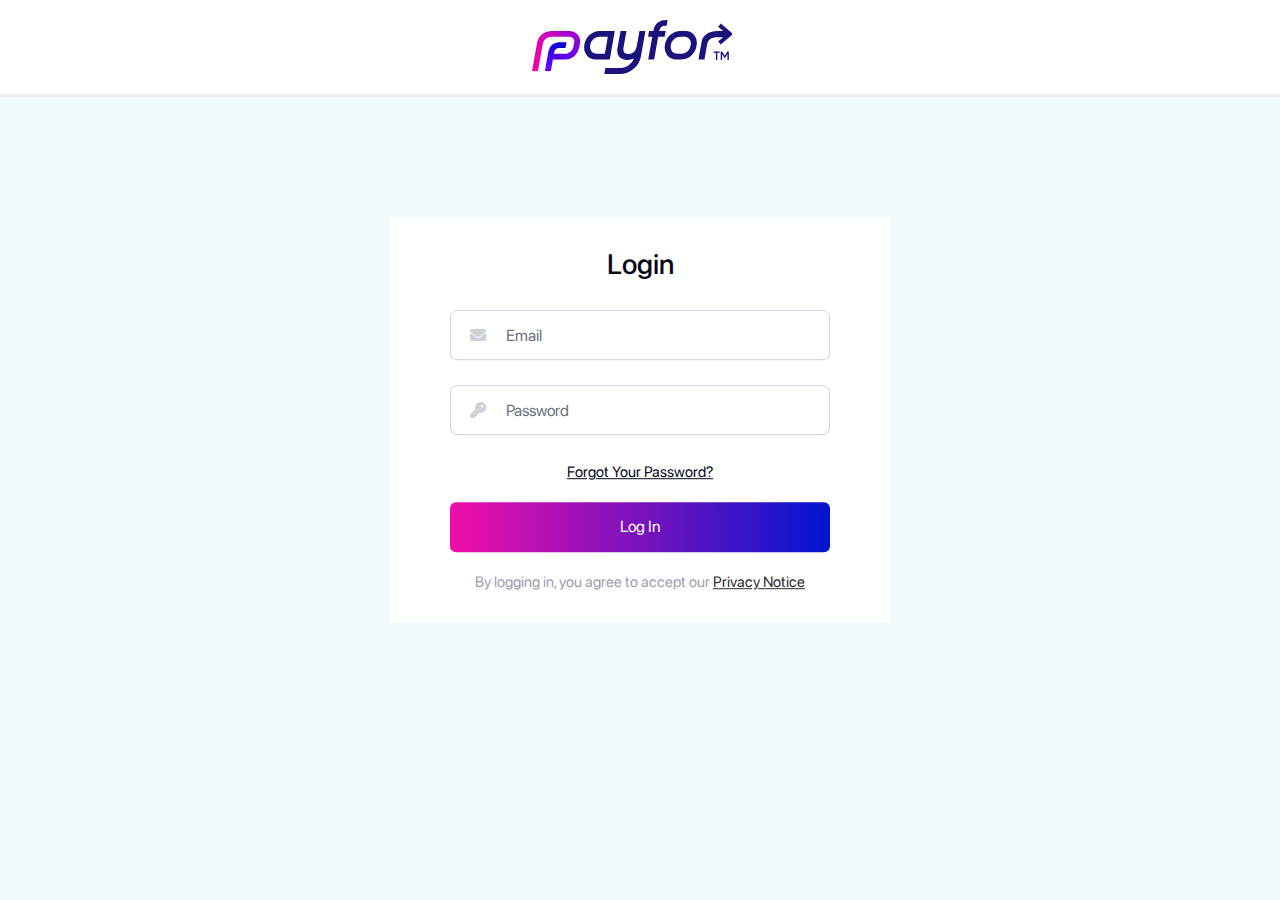
<file: merchant-signin.html>
<!doctype html>
<html lang="en">
<head>

  <meta charset="utf-8">
	<meta name="viewport" content="width=device-width, initial-scale=1, shrink-to-fit=no">
  <meta http-equiv="x-ua-compatible" content="ie=edge">
  <link rel="shortcut icon" href="assets/images/favicon.png" type="image/x-icon">

  <title>Merchant Sign In - Payfor</title>

  <!-- Font Family -->
  <link rel="preconnect" href="https://fonts.googleapis.com">
  <link rel="preconnect" href="https://fonts.gstatic.com" crossorigin>
  <link href="https://fonts.googleapis.com/css2?family=Josefin+Sans:wght@100;200;300;400;500;600;700&family=Jost:wght@100;200;300;400;500;600;700&display=swap" rel="stylesheet"> 
  <!-- Font Awesome -->
  <link href="assets/css/fontawesome.min.css" rel="stylesheet">
  <!-- Bootstrap CSS -->
  <link href="assets/css/bootstrap.min.css" rel="stylesheet">
  <!-- Your custom styles (optional) -->
  <link href="assets/css/style.css" rel="stylesheet">

</head>

<body>

<div class="merchant-signin-wrapper">

<!-- Merchant Sign In Header -->
<div data-scroll-section>
  <header class="merchant-signin-header">
    <div class="container">
      <div class="row">
        <div class="col-md-12 text-center">
          <a class="navbar-brand logo" href="index.html"><img class="img-fluid" src="assets/images/login-logo.svg"></a>
        </div>
      </div>
    </div>
  </header>
</div>
  <!-- End Of Merchant Sign In Header -->


<!-- Merchant Sign In Form -->
<section class="merchant-signin-sec">
  <div class="container">
    <div class="row">
      <div class="col-md-8 col-lg-4 m-auto text-center">
        <div class="merch-login-box-wrap">
          <div class="merch-login-box">
            <form class="merch-signin-form">
              <h2>Login</h2>
              <div class="form-group">
                <i class="fa fa-envelope"></i>
                <input type="email" class="form-control" placeholder="Email">
              </div>
              <div class="form-group">
                <i class="fa fa-key"></i>
                <input type="password" class="form-control" placeholder="Password">
              </div>
              <a class="forgot-pass" href="#">Forgot Your Password?</a>
              <a class="mr-signin-btn" type="submit" href="index.html">Log In</a>
              <p>By logging in, you agree to accept our <a href="#">Privacy Notice</a></p>
            </form>
          </div>
          <div class="merch-forgot-box">
            <form class="merch-signin-form">
              <h2>Forgot Password?</h2>
              <p>To reset your password, please enter the email address <br> 
                you registered with</p>
              <div class="form-group mt-4">
                <i class="fa fa-key"></i>
                <input type="password" class="form-control" placeholder="Your Payfor registered email address">
              </div>
              <a class="mr-signin-btn" type="submit" href="#">Send instructions</a>
              <a href="#" class="back-to-login"><i class="fa fa-chevron-left"></i><i class="fa fa-chevron-left mr-2"></i> Back to Login</a>
            </form>
          </div>
        </div>
      </div>
    </div>
  </div>
</section>
<!-- End Of Merchant Sign In Form -->

</div>

  <!-- SCRIPTS -->
  <!-- JQuery -->
  <script type="text/javascript" src="assets/js/jquery.min.js"></script>
  <!-- Bootstrap tooltips -->
  <script type="text/javascript" src="assets/js/popper.min.js"></script>
  <!-- Bootstrap JavaScript -->
  <script type="text/javascript" src="assets/js/bootstrap.min.js"></script>
  <!-- Custom JavaScript -->
  <script type="text/javascript" src="assets/js/custom.js"></script>
  
</body>

</html>
</file>
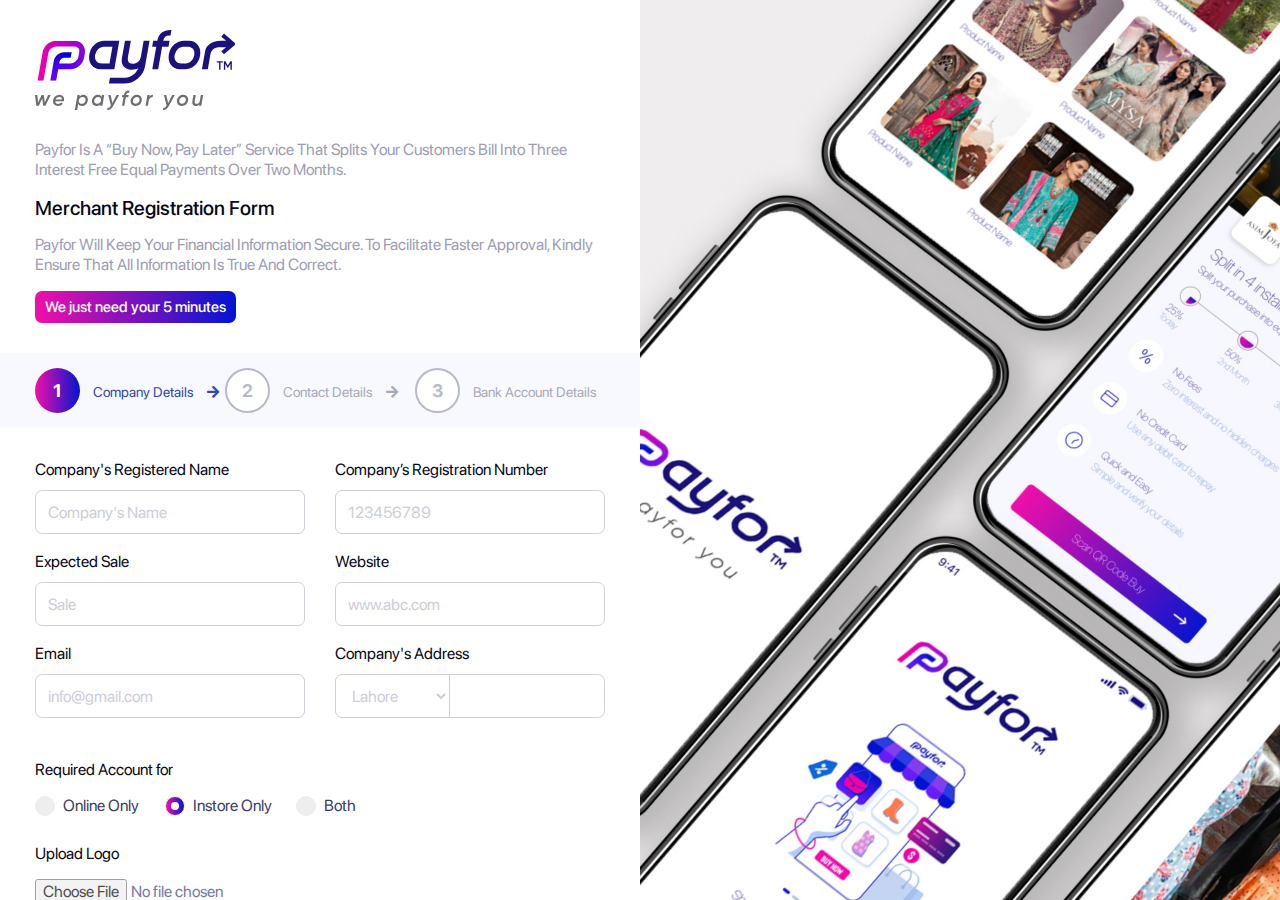
<file: merchant-signup.html>
<!doctype html>
<html lang="en">
<head>

  <meta charset="utf-8">
	<meta name="viewport" content="width=device-width, initial-scale=1, shrink-to-fit=no">
  <meta http-equiv="x-ua-compatible" content="ie=edge">
  <link rel="shortcut icon" href="assets/images/favicon.png" type="image/x-icon">

  <title>Merchant Sign Up - Payfor</title>

  <!-- Font Family -->
  <link rel="preconnect" href="https://fonts.googleapis.com">
  <link rel="preconnect" href="https://fonts.gstatic.com" crossorigin>
  <link href="https://fonts.googleapis.com/css2?family=Josefin+Sans:wght@100;200;300;400;500;600;700&family=Jost:wght@100;200;300;400;500;600;700&display=swap" rel="stylesheet"> 
  <!-- Font Awesome -->
  <link href="assets/css/fontawesome.min.css" rel="stylesheet">
  <!-- Bootstrap CSS -->
  <link href="assets/css/bootstrap.min.css" rel="stylesheet">
  <!-- Your custom styles (optional) -->
  <link href="assets/css/style.css" rel="stylesheet">

</head>

<body>

<!-- Merchant Wrapper -->
<section class="merchant-wrapper">
  <div class="soon-container">
    <div class="merchant-signup-sec">
      <div class="merchant-acc-info">
        <a class="logo" href="index.html"><img class="img-fluid" src="assets/images/logo.svg"></a>
        <div class="merchant-message-text">
          <p>Payfor Is A “Buy Now, Pay Later” Service That Splits Your Customers Bill Into Three Interest Free Equal <br> 
            Payments Over Two Months.</p>
          <h3>Merchant Registration Form</h3>
          <p>Payfor  Will Keep Your Financial Information Secure. To Facilitate Faster Approval, Kindly Ensure That All <br> 
            Information Is True And Correct.</p>
          <label>We just need your 5 minutes</label>
        </div>
        <div class="merchant-wizard">
          <div class="merchant-wizard-inner">
            <ul class="nav nav-tabs" role="tablist">
              <li role="presentation" class="active">
                  <a href="#step1" data-toggle="tab" aria-controls="step1" role="tab" aria-expanded="true"><span class="round-tab">1</span> Company Details <i class="fa fa-arrow-right"></i></a>
              </li>
              <li role="presentation" class="disabled">
                  <a href="#step2" data-toggle="tab" aria-controls="step2" role="tab" aria-expanded="false"><span class="round-tab">2</span> Contact Details <i class="fa fa-arrow-right"></i></a>
              </li>
              <li role="presentation" class="disabled">
                  <a href="#step3" data-toggle="tab" aria-controls="step3" role="tab"><span class="round-tab">3</span> Bank Account Details </a>
              </li>
            </ul>
          </div>
          <form class="merchant-form">
            <div class="tab-content" id="main_form">
                <div class="tab-pane active" role="tabpanel" id="step1">
                  <div class="row">
                    <div class="col-md-6">
                      <div class="form-group">
                        <label>Company's Registered Name</label> 
                        <input class="form-control" type="text" name="name" placeholder="Company's Name"> 
                      </div>
                    </div>
                    <div class="col-md-6">
                      <div class="form-group">
                        <label>Company’s Registration Number</label> 
                        <input class="form-control" type="text" name="name" placeholder="123456789"> 
                      </div>
                    </div>
                    <div class="col-md-6">
                      <div class="form-group">
                        <label>Expected Sale</label> 
                        <input class="form-control" type="text" name="name" placeholder="Sale"> 
                      </div>
                    </div>
                    <div class="col-md-6">
                      <div class="form-group">
                        <label>Website</label> 
                        <input class="form-control" type="text" name="name" placeholder="www.abc.com"> 
                      </div>
                    </div>
                    <div class="col-md-6">
                      <div class="form-group">
                        <label>Email</label> 
                        <input class="form-control" type="email" name="name" placeholder="info@gmail.com"> 
                      </div>
                    </div>
                    <div class="col-md-6">
                      <div class="form-group comapny-add">
                        <label>Company's Address</label> 
                        <div class="input-group">
                          <div class="input-group-prepend">
                            <select class="form-control">
                              <option selected>Lahore</option>
                              <option>Islamabad</option>
                              <option>Multan</option>
                              <option>Karachi</option>
                              <option>Peshawar</option>
                              <option>Quetta</option>
                            </select>
                          </div>
                          <input type="text" class="form-control" placeholder="">
                        </div>
                      </div>
                    </div>
                    <div class="col-md-12 mt-3">
                      <div class="form-group">
                        <label class="d-block mb-3">Required Account for</label> 
                        <div class="form-check form-check-inline">
                          <input class="form-check-input" name="required" type="radio" id="onlineCheckbox" value="option1">
                          <label class="form-check-label" for="onlineCheckbox">Online Only</label>
                        </div>
                        <div class="form-check form-check-inline">
                          <input class="form-check-input" type="radio" name="required" id="instoreCheckbox" value="option2" checked>
                          <label class="form-check-label" for="instoreCheckbox">Instore Only</label>
                        </div>
                        <div class="form-check form-check-inline">
                          <input class="form-check-input" type="radio" name="required" id="bothCheckbox" value="option3">
                          <label class="form-check-label" for="bothCheckbox">Both</label>
                        </div> 
                      </div>
                    </div> 
                    <div class="col-md-12">
                      <div class="form-group">
                          <label>Upload Logo</label> 
                          <input class="form-control" type="file" name="name"> 
                      </div>
                    </div> 
                  </div>
                  <ul class="list-inline mb-0">
                      <li><button type="button" class="btn next-step">Next</button></li>
                  </ul>
                </div>
                <div class="tab-pane" role="tabpanel" id="step2">
                  <div class="row">
                    <div class="col-md-12">
                      <div class="form-group">
                        <label>Point of Contact Name</label> 
                        <input class="form-control" type="text" name="name" placeholder="Contact Name"> 
                      </div>
                    </div>
                    <div class="col-md-6">
                      <div class="form-group comapny-add">
                        <label>Phone</label> 
                        <div class="input-group">
                          <div class="input-group-prepend">
                            <select class="form-control">
                              <option selected>+92</option>
                              <option>+91</option>
                              <option>+92</option>
                              <option>+93</option>
                              <option>+94</option>
                              <option>+95</option>
                            </select>
                          </div>
                          <input type="text" class="form-control" placeholder="322 000000000">
                        </div>
                      </div>
                    </div>
                    <div class="col-md-6">
                      <div class="form-group">
                        <label>Email</label> 
                        <input class="form-control" type="email" name="name" placeholder="info@gmail.com"> 
                      </div>
                    </div>
                    <div class="col-md-12">
                      <div class="form-group comapny-add">
                        <label>Address</label> 
                        <div class="input-group">
                          <div class="input-group-prepend">
                            <select class="form-control">
                              <option selected>Lahore</option>
                              <option>Islamabad</option>
                              <option>Multan</option>
                              <option>Karachi</option>
                              <option>Peshawar</option>
                              <option>Quetta</option>
                            </select>
                          </div>
                          <input type="text" class="form-control" placeholder="">
                        </div>
                      </div>
                    </div>
                  </div>
                  <ul class="list-inline d-flex mb-0 prev-net-menu">
                    <li><button type="button" class="btn prev-step">Previous</button></li>
                    <li><button type="button" class="btn next-step">Next</button></li>
                  </ul>
                </div>
                <div class="tab-pane" role="tabpanel" id="step3">
                  <div class="row">
                    <div class="col-md-6">
                      <div class="form-group">
                        <label>Company Bank Account Name</label> 
                        <input class="form-control" type="text" name="name" placeholder="Payfor"> 
                      </div>
                    </div>
                    <div class="col-md-6">
                      <div class="form-group">
                        <label>Company Bank Account Number</label> 
                        <input class="form-control" type="text" name="name" placeholder="000254622212154567465785"> 
                      </div>
                    </div>
                    <div class="col-md-6">
                      <div class="form-group comapny-add">
                        <label>Bank Name</label> 
                        <select class="form-control">
                          <option selected>Meezan Bank Limited</option>
                          <option>United Bank Limited</option>
                          <option>Alflah Bank Limited</option>
                          <option>Allied Bank Limited</option>
                        </select>
                      </div>
                    </div>
                    <div class="col-md-6">
                      <div class="form-group">
                        <label>Branch Code</label> 
                        <input class="form-control" type="text" name="name" placeholder="0002546"> 
                      </div>
                    </div>
                    <div class="col-md-6">
                      <div class="form-group comapny-add">
                        <label>Currency</label> 
                        <select class="form-control">
                          <option selected>Pakistani Rupee</option>
                          <option>...</option>
                          <option>...</option>
                          <option>...</option>
                        </select>
                      </div>
                    </div>
                    <div class="col-md-6">
                      <div class="form-group">
                          <label>Bank Statement </label> 
                          <input class="form-control bank-file" type="file" name="name"> 
                      </div>
                    </div>
                    <div class="col-md-6">
                      <div class="form-group form-check agreeCheck">
                        <input type="checkbox" class="form-check-input" id="agreeCheck">
                        <label class="form-check-label" for="agreeCheck">Agree Terms & Conditions</label>
                      </div>
                    </div>
                  </div>
                  <ul class="list-inline d-flex mb-0 prev-net-menu">
                    <li><button type="button" class="btn prev-step">Previous</button></li>
                    <li><button id="finish-btn" type="button" class="btn next-step">Finish</button></li>
                  </ul>
                </div>
            </div>
          </form>
        </div>
      </div>
      <div class="merchant-sucess-mesage">
        <div class="logo-box">
          <a href="index.html">
            <img class="img-fluid" src="assets/images/logo.svg">
          </a>
        </div>
        <img class="img-fluid" src="assets/images/tick.png" alt="">
        <h3>Thank You! <span> You're all set</span></h3>
        <p>Your request is submitted successfully.</p>
        <a class="go-back" href="index.html">Go back to our home page</a>
      </div>
    </div>
    <div class="merchant-with">
    </div>
  </div>
</section>
<!-- End Of Login Wrapper -->

  <!-- SCRIPTS -->
  <!-- JQuery -->
  <script type="text/javascript" src="assets/js/jquery.min.js"></script>
  <!-- Bootstrap tooltips -->
  <script type="text/javascript" src="assets/js/popper.min.js"></script>
  <!-- Bootstrap JavaScript -->
  <script type="text/javascript" src="assets/js/bootstrap.min.js"></script>
  <!-- Custom JavaScript -->
  <script type="text/javascript" src="assets/js/custom.js"></script>
  
</body>

</html>
</file>
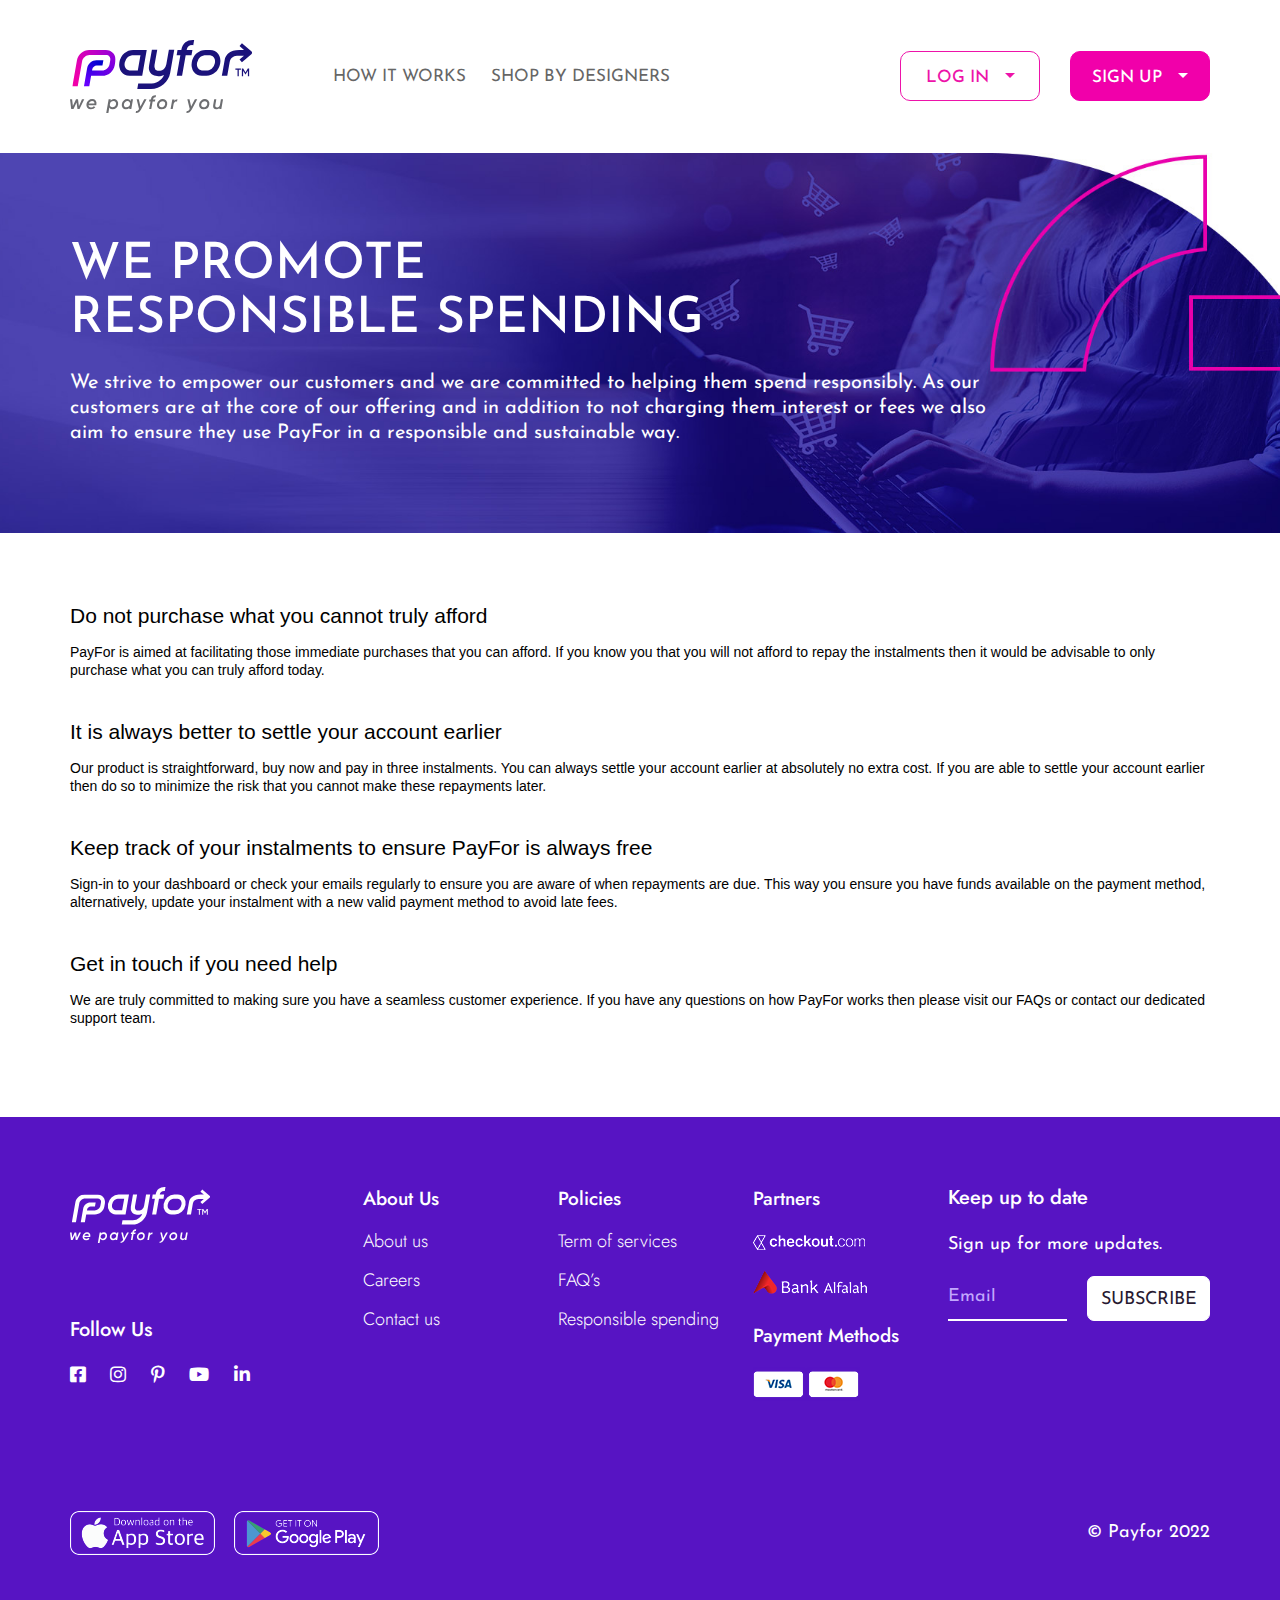
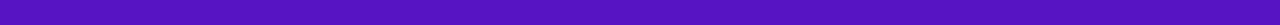
<file: responsible-spending.html>
<!doctype html>
<html lang="en">
<head>

  <meta charset="utf-8">
  <meta name="viewport" content="width=device-width, initial-scale=1, shrink-to-fit=no">
  <meta http-equiv="x-ua-compatible" content="ie=edge">
  <link rel="shortcut icon" href="assets/images/favicon.png" type="image/x-icon">

  <title>Responsible Spending - Payfor</title>

  <!-- Font Family -->
  <link rel="preconnect" href="https://fonts.googleapis.com">
  <link rel="preconnect" href="https://fonts.gstatic.com" crossorigin>
  <link href="https://fonts.googleapis.com/css2?family=Josefin+Sans:wght@100;200;300;400;500;600;700&family=Jost:wght@100;200;300;400;500;600;700&display=swap" rel="stylesheet"> 
  <!-- Font Awesome -->
  <link href="assets/css/fontawesome.min.css" rel="stylesheet">
  <!-- Bootstrap CSS -->
  <link href="assets/css/bootstrap.min.css" rel="stylesheet">
  <!-- Bootstrap CSS -->
  <link href="assets/css/scrollbar.css" rel="stylesheet">
  <!-- Your custom styles (optional) -->
  <link href="assets/css/style.css" rel="stylesheet">

</head>

<body>

<!-- Scroll Wrapper -->
<div class="wrapper" data-scroll-container>

<!-- Header -->
<div class="menu-sec" data-scroll-section>
  <header class="payfor-header">
    <div class="container">
      <div class="row">
        <div class="col-md-12">
          <nav class="navbar navbar-expand-lg p-0" data-scroll>
            <a class="navbar-brand logo" href="index.html"><img class="img-fluid" src="assets/images/logo.svg"></a>
            <button class="navbar-toggler toogle-btn open-menu" type="button" data-toggle="collapse" data-target="#navbarSideNav" aria-controls="navbarSideNav" aria-expanded="false" aria-label="Toggle navigation">
              <span class="navbar-toggler-icon"></span>
            </button>
            <div class="collapse navbar-collapse header-menu" id="navbarSideNav">
              <a class="close-menu nav-collapse-link" href="#"><img class="img-fluid" src="assets/images/cancel.png" alt=""></a>
              <ul class="navbar-nav nav-menu mr-auto">
                <li class="nav-item">
                  <a class="nav-link nav-collapse-link" href="#plans" data-scroll-to>How it works</a>
                </li>
                <li class="nav-item">
                  <a class="nav-link nav-collapse-link" href="#designers" data-scroll-to>Shop by Designers</a>
                </li>
                <li class="nav-item">
                  <a class="nav-link nav-collapse-link" href="#" data-scroll-to>For Business</a>
                </li>
              </ul>
              <div class="right-side-nav">
                <ul class="nav navbar-nav">
                  <li class="nav-item dropdown">
                    <a class="nav-link login-btn dropdown-toggle" href="#" id="navbarLoginDropdown" role="button" data-toggle="dropdown" aria-expanded="false">Log in</a>
                    <div class="dropdown-menu" aria-labelledby="navbarLoginDropdown">
                      <a class="dropdown-item nav-collapse-link" href="signin.html">User login</a>
                      <a class="dropdown-item nav-collapse-link" href="merchant-signin.html">Merchant Login</a>
                    </div>
                  </li>
                  <li class="nav-item dropdown">
                    <a class="nav-link signup-btn dropdown-toggle" href="#" id="navbarSignupDropdown" role="button" data-toggle="dropdown" aria-expanded="false">Sign up</a>
                    <div class="dropdown-menu" aria-labelledby="navbarSignupDropdown">
                      <a class="dropdown-item nav-collapse-link" href="signup.html">User Sign Up</a>
                      <a class="dropdown-item nav-collapse-link" href="merchant-signup.html">Merchant Sign Up</a>
                    </div>
                  </li>
                </ul>
              </div>
            </div>
          </nav>
        </div>
      </div>
    </div>
  </header>
  </div>
  <!-- End Of Header -->

<!-- Responsible Banner -->
<div data-scroll-section>
  <section class="responsible-banner-bg">
    <div class="container">
      <div class="row responsible-row">
        <div class="col-md-12 careers-info" data-scroll>
          <h1 class="pb-3">We Promote <br> Responsible Spending</h1>
          <p>We strive to empower our customers and we are committed to helping them spend responsibly. As our <br>
            customers are at the core of our offering and in addition to not charging them interest or fees we also <br>
            aim to ensure they use PayFor in a responsible and sustainable way.</p>
        </div>
      </div>
    </div>
  </section>
</div>
<!-- End Of Responsible Banner -->

<!-- Responsible Spending -->
<div data-scroll-section>
  <section class="responsible-sec">
    <div class="container">
      <div class="row faq-row">
        <div class="col-md-12 purchaase-info" data-scroll>
          <h2>Do not purchase what you cannot truly afford</h2>
          <p>PayFor is aimed at facilitating those immediate purchases that you can afford. If you know you that you will 
            not afford to repay the instalments then it would be advisable to only purchase what you can truly afford today.</p>
          <h2>It is always better to settle your account earlier</h2>
          <p>Our product is straightforward, buy now and pay in three instalments. You can always settle your account earlier at
             absolutely no extra cost. If you are able to settle your account earlier then do so to minimize the risk that you 
             cannot make these repayments later.</p>
          <h2>Keep track of your instalments to ensure PayFor is always free</h2>
          <p>Sign-in to your dashboard or check your emails regularly to ensure you are aware of when repayments are due. This way 
            you ensure you have funds available on the payment method, alternatively, update your instalment with a new valid payment
             method to avoid late fees.</p>
          <h2>Get in touch if you need help</h2>
          <p>We are truly committed to making sure you have a seamless customer experience. If you have any questions on how 
            PayFor works then please visit our FAQs or contact our dedicated support team.</p>
        </div>
      </div>
    </div>
  </section>
</div>
<!-- End Of Responsible Spending -->

<!-- Footer -->
<div data-scroll-section>
  <footer class="payfor-footer" data-scroll data-scroll-speed="1">
    <div class="container">
      <div class="row">
        <div class="col-md-6 col-lg-4 col-xl-3 follow-us">
          <a href="index.html"><img class="img-fluid footer-logo" src="assets/images/logo.svg" alt=""></a>
          <h2>Follow Us</h2>
          <ul class="navbar-nav social-icons">
            <li class="nav-item"><a href="https://www.facebook.com/PayForOfficial" target="_blank"><i class="fab fa-facebook-square"></i></a></li>
            <li class="nav-item"><a href="https://www.instagram.com/payforofficial" target="_blank"><i class="fab fa-instagram"></i></a></li>
            <li class="nav-item"><a href="https://www.pinterest.com/payforofficial" target="_blank"><i class="fab fa-pinterest-p"></i></a></li>
            <li class="nav-item"><a href="https://www.youtube.com/channel/UC75aNs5KsChnACJ-NB35AxA" target="_blank"><i class="fab fa-youtube"></i></a></li>
            <!-- <li class="nav-item"><a href="#" target="_blank"><i class="fab fa-twitter"></i></a></li> -->
            <li class="nav-item"><a href="https://www.linkedin.com/company/payforofficial" target="_blank"><i class="fab fa-linkedin-in"></i></a></li>
          </ul>
        </div>
        <div class="col-md-6 col-lg-3 col-xl-2 footer-menu">
          <h2 class="nav-title">About Us <i class="fas fa-chevron-down"></i></h2>
          <ul class="navbar-nav nav ft-nav">
            <li class="nav-item"><a href="about.html">About us</a></li>
            <li class="nav-item"><a href="careers.html">Careers</a></li>
            <li class="nav-item"><a href="contact.html">Contact us</a></li>
          </ul>
        </div>
        <div class="col-md-6 col-lg-2 col-xl-2 footer-menu">
          <h2 class="nav-title">Policies <i class="fas fa-chevron-down"></i></h2>
          <ul class="navbar-nav nav ft-nav">
            <li class="nav-item"><a href="terms.html">Term of services</a></li>
            <li class="nav-item"><a href="faq.html">FAQ’s</a></li>
            <li class="nav-item"><a href="responsible-spending.html">Responsible spending</a></li>
          </ul>
        </div>
        <div class="col-md-6 col-lg-3 col-xl-2 footer-menu">
          <h2 class="nav-title">Partners <i class="fas fa-chevron-down"></i></h2>
          <ul class="navbar-nav nav ft-nav">
            <li class="nav-item mb-3"><img class="img-fluid" src="assets/images/checkout-logo.png" alt=""></li>
            <li class="nav-item"><img class="img-fluid" src="assets/images/alflah-logo.png" alt=""></li>
          </ul>
          <h2 class="payment-title">Payment Methods </h2>
          <ul class="navbar-nav nav">
            <li class="nav-item"><img class="img-fluid" src="assets/images/payments-logo.png" alt=""></li>
          </ul>
        </div>
        <div class="col-md-10 col-lg-9 col-xl-3 footer-newsletter">
          <h2>Keep up to date</h2>
          <p>Sign up for more updates.</p>
          <form>
            <div class="input-group">
              <input type="text" class="form-control" placeholder="Email">
              <div class="input-group-append">
                <button class="btn" type="button" data-toggle="modal" data-target="#newsletterModal">Subscribe</button>
              </div>
            </div>
          </form>
        </div>
        <div class="col-md-12 col-lg-12 col-xl-12 footer-bottom">
          <ul class="navbar-nav terms-menu">
            <li class="nav-item"><a href="#"><img class="img-fluid" src="assets/images/footer-apple-logo.png" alt=""></a></li>
            <li class="nav-item"><a href="#"><img class="img-fluid" src="assets/images/footer-play-logo.png" alt=""></a></li>
          </ul>
          <p class="copyright">© Payfor 2022</p>
        </div>
      </div>
    </div>
  </footer>
</div>
<!-- End Of Footer -->

</div>
<!-- End Of Scroll Wrapper -->

<!-- Modal -->
<div class="modal fade newsletter-modal" id="newsletterModal" data-backdrop="static" data-keyboard="false" tabindex="-1" aria-labelledby="newsletterModalLabel" aria-hidden="true">
  <div class="modal-dialog">
    <div class="modal-content">
       <div class="modal-header">
         <button type="button" class="btn-close" data-dismiss="modal" aria-label="Close"><img class="img-fluid" src="assets/images/thank-cancel.png" alt=""></button>
       </div>
       <div class="modal-body">
         <img class="img-fluid" src="assets/images/tick.png" alt="">
         <h3>Thank You!</h3>
         <p>Your email is successfully submited. <br> Check your inbox for future updates.</p>
       </div>
    </div>
  </div>
</div>
<!-- Modal -->

  <!-- SCRIPTS -->
  <!-- JQuery -->
  <script type="text/javascript" src="assets/js/jquery.min.js"></script>
  <!-- Bootstrap tooltips -->
  <script type="text/javascript" src="assets/js/popper.min.js"></script>
  <!-- Bootstrap JavaScript -->
  <script type="text/javascript" src="assets/js/bootstrap.min.js"></script>
  <!-- Smooth Scrollbar JavaScript -->
  <script type="text/javascript" src="assets/js/scrollbar.min.js"></script>
  <!-- Custom JavaScript -->
  <script type="text/javascript" src="assets/js/custom.js"></script>

  <script type="text/javascript">

      $(document).ready(function(){
          $("#animatedSvg").hide();

      });

      const scroller = new LocomotiveScroll({
        el: document.querySelector('[data-scroll-container]'),
        smooth: true
      });

      var lock = false;

      function a () {
          // do stuff
          if (!lock) {
              lock = true;
              setTimeout(function() {
                scroller.update();
              }, 1000);
          }
      }

      a(); // first call


      // scroller.on('scroll', (obj) => {
      //   // alert(1235)
      //   setTimeout(function() { 
      //       scroller.start();
      //   }, 7000);
      // });

      // $('.wrapper').height($('.wrapper')[0].scrollHeight);

  </script>
  
</body>

</html>
</file>
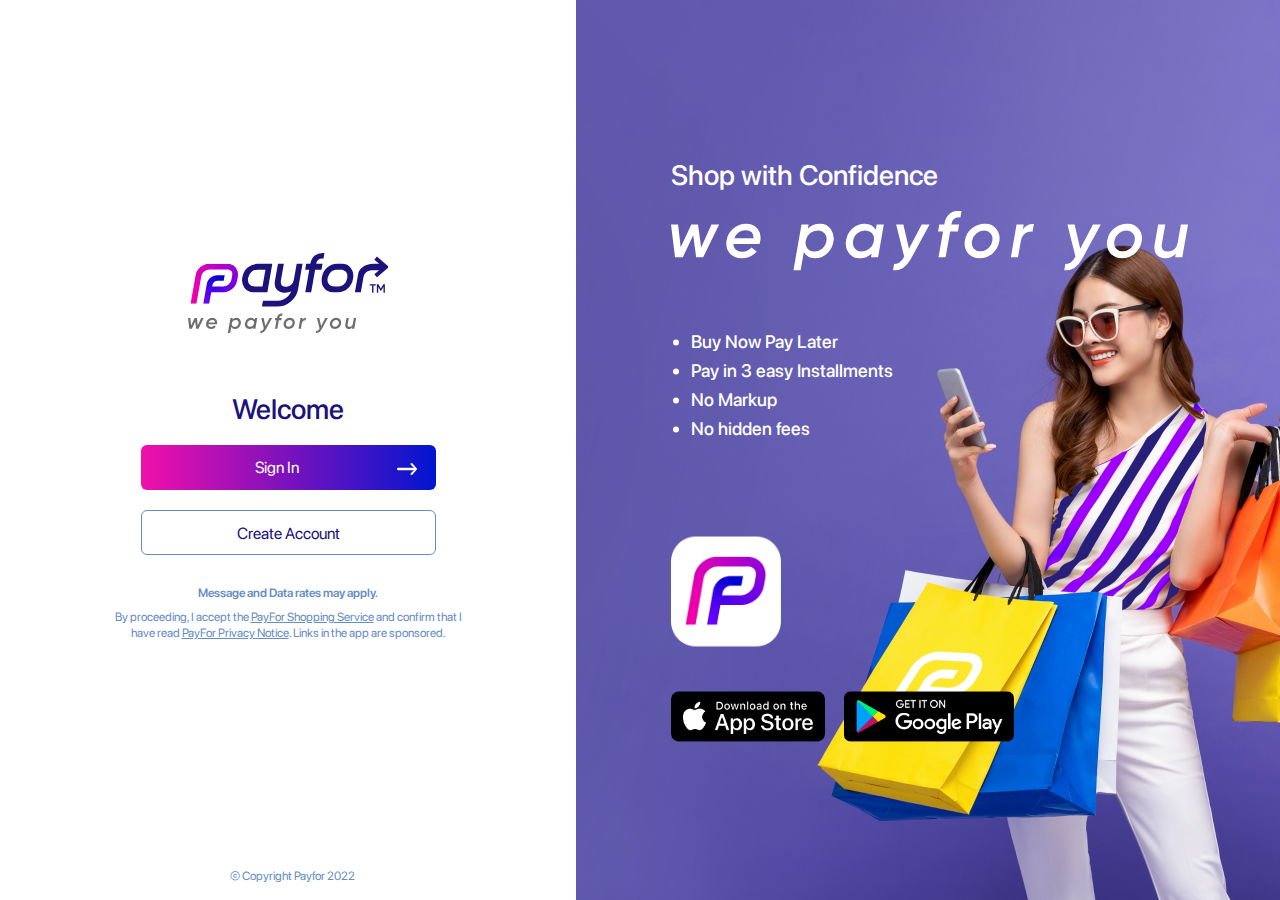
<file: signin.html>
<!doctype html>
<html lang="en">
<head>

  <meta charset="utf-8">
	<meta name="viewport" content="width=device-width, initial-scale=1, shrink-to-fit=no">
  <meta http-equiv="x-ua-compatible" content="ie=edge">
  <link rel="shortcut icon" href="assets/images/favicon.png" type="image/x-icon">

  <title>Sign In - Payfor</title>

  <!-- Font Family -->
  <link rel="preconnect" href="https://fonts.googleapis.com">
  <link rel="preconnect" href="https://fonts.gstatic.com" crossorigin>
  <link href="https://fonts.googleapis.com/css2?family=Josefin+Sans:wght@100;200;300;400;500;600;700&family=Jost:wght@100;200;300;400;500;600;700&display=swap" rel="stylesheet"> 
  <!-- Font Awesome -->
  <link href="assets/css/fontawesome.min.css" rel="stylesheet">
  <!-- Bootstrap CSS -->
  <link href="assets/css/bootstrap.min.css" rel="stylesheet">
  <!-- Your custom styles (optional) -->
  <link href="assets/css/style.css" rel="stylesheet">

</head>

<body>

<!-- Login Wrapper -->
<section class="login-wrapper">
  <div class="soon-container">
    <div class="login-sec">
      <div class="login-info-sec">
        <div class="logo-box">
          <a class="logo" href="index.html"><img class="img-fluid" src="assets/images/logo.svg"></a>
        </div>
        <div class="welcome-box">
          <h1>Welcome</h1>
          <a class="signin-btn" type="submit" href="#">Sign In <img class="img-fluid" src="assets/images/sigin-arrow.svg" alt=""> </a>
          <a class="create-btn" href="signup.html">Create Account</a>
          <div class="message-text">
            <h3>Message and Data rates may apply.</h3>
            <p>By proceeding, I accept the <a href="#">PayFor Shopping Service</a> and confirm that I <br>
              have read <a href="#">PayFor Privacy Notice</a>. Links in the app are sponsored.</p>
            <!-- <p>This page is protected by reCAPTCHA. By continuing I confirm having <br>
              read Google’s <a href="#">Privacy Policy</a> and accepted Google’s <a href="#">Terms</a>.</p> -->
          </div>
        </div>
        <div class="login-box">
          <h1>Sign In</h1>
          <form>
            <div class="form-group">
              <input type="email" class="form-control" placeholder="Email">
            </div>
            <div class="form-group">
              <input type="password" class="form-control" placeholder="Password">
            </div>
            <div class="form-group form-check">
              <label class="form-check-label" for="signInCheck1">Remember sign in details</label>
              <input type="checkbox" class="form-check-input switch_box" id="signInCheck1">
            </div>
            <a id="log-btn" class="signin-btn" type="submit" href="index.html">Sign In <img class="img-fluid" src="assets/images/sigin-arrow.svg" alt=""> </a>
          </form>
          <div class="message-text">
            <p class="not-account">Don't have account? <a href="signup.html">Create Account</a></p>
            <h3>Message and Data rates may apply.</h3>
            <p>By proceeding, I accept the <a href="#">PayFor Shopping Service</a> and confirm that I <br>
              have read <a href="#">PayFor Privacy Notice</a>. Links in the app are sponsored.</p>
            <!-- <p>This page is protected by reCAPTCHA. By continuing I confirm having <br>
              read Google’s <a href="#">Privacy Policy</a> and accepted Google’s <a href="#">Terms</a>.</p> -->
          </div>
        </div>
        <div class="sucess-mesage">
          <img class="img-fluid" src="assets/images/tick.png" alt="">
          <h3>Thank You! <span> You're all set</span></h3>
          <p>Your request is submitted successfully.</p>
          <a href="index.html">Go back to our home page</a>
        </div>
      </div>
      <div class="copyright-login">
        <p>© Copyright Payfor 2022</p>
      </div>
    </div>
    <div class="shop-with">
      <!-- <a class="logo" href="index.html"><img class="img-fluid" src="assets/images/login-logo.svg"></a> -->
      <div class="shopi-with-info">
        <h2>Shop with Confidence</h2>
        <img class="img-fluid we-payfor" src="assets/images/payfor-tagline.svg" alt="">
        <ul class="navbar-nav">
          <li class="nav-item">Buy Now Pay Later</li>
          <li class="nav-item">Pay in 3 easy Installments</li>
          <li class="nav-item">No Markup</li>
          <li class="nav-item">No hidden fees</li>
        </ul>
        <img class="img-fluid login-logo-icon" src="assets/images/login-logo.png" alt="">
        <div class="app-logos">
          <a href="#">
            <img class="img-fluid" src="assets/images/app-store-badge.png" alt="">
          </a>
          <a href="#">
            <img class="img-fluid" src="assets/images/google-play-store-badge.png" alt="">
          </a>
        </div>
      </div>
    </div>
  </div>
</section>
<!-- End Of Login Wrapper -->

  <!-- SCRIPTS -->
  <!-- JQuery -->
  <script type="text/javascript" src="assets/js/jquery.min.js"></script>
  <!-- Bootstrap tooltips -->
  <script type="text/javascript" src="assets/js/popper.min.js"></script>
  <!-- Bootstrap JavaScript -->
  <script type="text/javascript" src="assets/js/bootstrap.min.js"></script>
  <!-- Custom JavaScript -->
  <script type="text/javascript" src="assets/js/custom.js"></script>
  
</body>

</html>
</file>
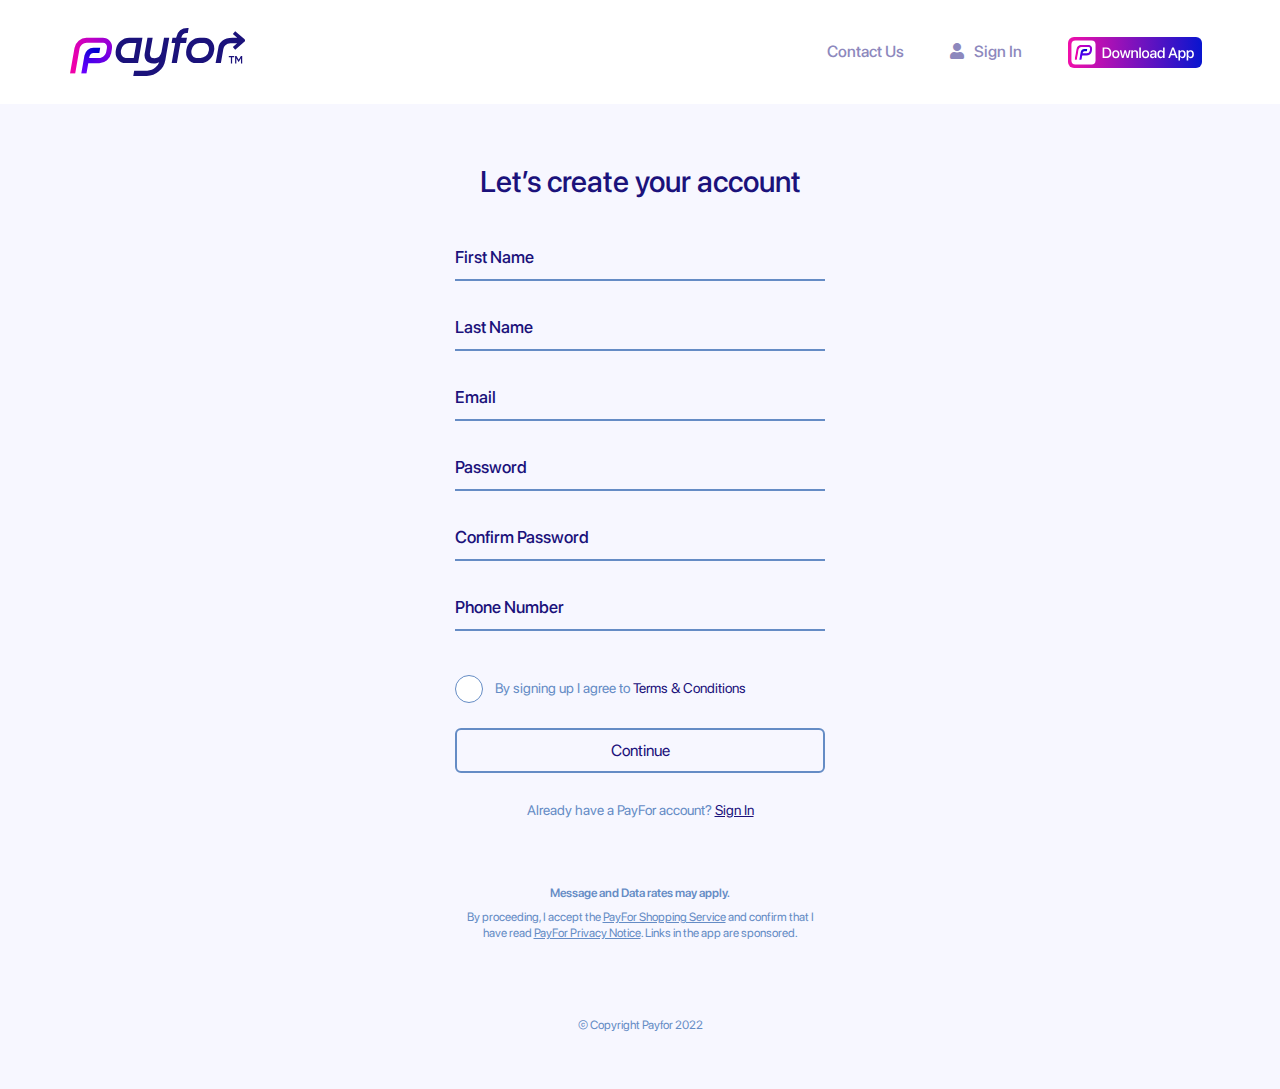
<file: signup.html>
<!doctype html>
<html lang="en">
<head>

  <meta charset="utf-8">
	<meta name="viewport" content="width=device-width, initial-scale=1, shrink-to-fit=no">
  <meta http-equiv="x-ua-compatible" content="ie=edge">
  <link rel="shortcut icon" href="assets/images/favicon.png" type="image/x-icon">

  <title>Sign Up - Payfor</title>

  <!-- Font Family -->
  <link rel="preconnect" href="https://fonts.googleapis.com">
  <link rel="preconnect" href="https://fonts.gstatic.com" crossorigin>
  <link href="https://fonts.googleapis.com/css2?family=Josefin+Sans:wght@100;200;300;400;500;600;700&family=Jost:wght@100;200;300;400;500;600;700&display=swap" rel="stylesheet"> 
  <!-- Font Awesome -->
  <link href="assets/css/fontawesome.min.css" rel="stylesheet">
  <!-- Bootstrap CSS -->
  <link href="assets/css/bootstrap.min.css" rel="stylesheet">
  <!-- Your custom styles (optional) -->
  <link href="assets/css/style.css" rel="stylesheet">

</head>

<body>

<!-- Scroll Wrapper -->
<div class="wrapper acc-main-wrap" data-scroll-container>

  <!-- Header -->
  <div class="acc-wrap" data-scroll-section>
  <header class="payfor-signup-header">
    <div class="container">
      <div class="row">
        <div class="col-md-12">
          <nav class="navbar navbar-expand-lg p-0" data-scroll>
            <a class="navbar-brand logo" href="index.html"><img class="img-fluid" src="assets/images/login-logo.svg"></a>
            <button class="navbar-toggler toogle-btn open-menu" type="button" data-toggle="collapse" data-target="#navbarSideNav" aria-controls="navbarSideNav" aria-expanded="false" aria-label="Toggle navigation">
              <span class="navbar-toggler-icon"></span>
            </button>
            <div class="collapse navbar-collapse signup-header-menu" id="navbarSideNav">
              <a class="close-menu nav-collapse-link" href="#"><img class="img-fluid" src="assets/images/cancel.png" alt=""></a>
              <ul class="navbar-nav nav-menu ml-auto">
                <li class="nav-item">
                  <a class="nav-link nav-collapse-link" href="contact.html">Contact Us</a>
                </li>
                <li class="nav-item ">
                  <a class="nav-link nav-collapse-link" href="signin.html"><i class="fa fa-user"></i>Sign In</a>
                </li>
                <li class="nav-item ">
                  <a class="nav-link nav-collapse-link" href="#"><img class="img-fluid" src="assets/images/signup-app.svg" alt=""></a>
                </li>
              </ul>
            </div>
          </nav>
        </div>
      </div>
    </div>
  </header>
  </div>
  <!-- End Of Header -->
  
  <!-- Create Account -->
  <div class="acc-wrap" data-scroll-section>
    <section class="create-account-bg">
      <div class="container">
        <div class="row">
          <div class="col-md-7 col-lg-4 col-xl-3 m-auto create-acc-info" data-scroll>
            <div class="creat-box">
              <h1>Let’s create your account</h1>
              <form>
                <div class="form-group">
                  <input type="text" class="form-control" placeholder="First Name">
                </div>
                <div class="form-group">
                  <input type="text" class="form-control" placeholder="Last Name">
                </div>
                <div class="form-group">
                  <input type="email" class="form-control" placeholder="Email">
                </div>
                <div class="form-group">
                  <input type="password" class="form-control" placeholder="Password">
                </div>
                <div class="form-group">
                  <input type="password" class="form-control" placeholder="Confirm Password">
                </div>
                <div class="form-group">
                  <input type="tel" class="form-control" placeholder="Phone Number">
                </div>
                <div class="form-group form-check">
                  <input type="checkbox" class="form-check-input" id="signUpCheck1">
                  <label class="form-check-label" for="signUpCheck1">By signing up I agree to <a href="#">Terms & Conditions</a></label>
                </div>
                <a id="siginup-btn" class="continue-btn" href="#">Continue</a>
              </form>
              <p class="already-have">Already have a PayFor account? <a href="signin.html">Sign In</a></p>
              <div class="message-text">
                <h3>Message and Data rates may apply.</h3>
                <p>By proceeding, I accept the <a href="#">PayFor Shopping Service</a> and confirm that I <br>
                  have read <a href="#">PayFor Privacy Notice</a>. Links in the app are sponsored.</p>
                <!-- <p>This page is protected by reCAPTCHA. By continuing I confirm having <br>
                  read Google’s <a href="#">Privacy Policy</a> and accepted Google’s <a href="terms.html">Terms</a>.</p> -->
              </div>
              <div class="copyright-login">
                <p>© Copyright Payfor 2022</p>
              </div>
            </div>
            <div class="done-box">
              <h1>Almost Done!</h1>
              <form>
                <div class="form-row">
                  <div class="col-md-12 form-group">
                    <input type="text" class="form-control" placeholder="Address">
                  </div>
                  <div class="col-md-6 form-group">
                    <input type="text" class="form-control" placeholder="Country">
                  </div>
                  <div class="col-md-6 form-group">
                    <input type="text" class="form-control" placeholder="Province">
                  </div>
                  <div class="col-md-6 form-group">
                    <input type="text" class="form-control" placeholder="City">
                  </div>
                  <div class="col-md-6 form-group">
                    <input type="text" class="form-control" placeholder="Postal Code">
                  </div>
                </div>
                <div class="form-row">
                  <div class="col-md-12 form-group mb-0">
                    <label>Date of Birth</label>
                  </div>
                  <div class="col-4 col-sm-4 col-md-4 form-group">
                    <input type="number" class="form-control" placeholder="DD" >
                  </div>
                  <div class="col-4 col-sm-4 col-md-4 form-group">
                    <input type="number" class="form-control" placeholder="MM">
                  </div>
                  <div class="col-4 col-sm-4 col-md-4 form-group">
                    <input type="number" class="form-control" placeholder="YYYY">
                  </div>
                </div>
                <div class="form-row">
                  <div class="col-md-12 form-group mb-0">
                    <label>National Identity Card Number</label>
                  </div>
                  <div class="col-4 col-sm-4 col-md-4 form-group">
                    <input type="number" class="form-control" placeholder="00000">
                  </div>
                  <div class="col-4 col-sm-4 col-md-4 form-group">
                    <input type="number" class="form-control" placeholder="0000000">
                  </div>
                  <div class="col-4 col-sm-4 col-md-4 form-group">
                    <input type="number" class="form-control" placeholder="0">
                  </div>
                </div>
                <div class="form-group form-check">
                  <input type="checkbox" class="form-check-input" id="signUpCheck2">
                  <label class="form-check-label" for="signUpCheck2">I want update & offers through Email</label>
                </div>
                <a id="finish-btn" class="continue-btn" type="submit" href="#">Finish</a>
              </form>
              <p class="already-have">Already have a PayFor account? <a href="signin.html">Sign In</a></p>
              <div class="message-text">
                <h3>Message and Data rates may apply.</h3>
                <p>By proceeding, I accept the <a href="#">PayFor Shopping Service</a> and confirm that I <br>
                  have read <a href="#">PayFor Privacy Notice</a>. Links in the app are sponsored.</p>
                <!-- <p>This page is protected by reCAPTCHA. By continuing I confirm having <br>
                  read Google’s <a href="#">Privacy Policy</a> and accepted Google’s <a href="#">Terms</a>.</p> -->
              </div>
              <div class="copyright-login">
                <p>© Copyright Payfor 2022</p>
              </div>
            </div>
            <div class="sucess-mesage">
              <img class="img-fluid" src="assets/images/tick.png" alt="">
              <h3>Thank You! <span> You're all set</span></h3>
              <p>Your request is submitted successfully.</p>
              <a href="index.html">Go back to our home page</a>
            </div>
          </div>
        </div>
      </div>
    </section>
  </div>
  <!-- End Of Create Account -->
  
  </div>
  <!-- End Of Scroll Wrapper -->

  <!-- SCRIPTS -->
  <!-- JQuery -->
  <script type="text/javascript" src="assets/js/jquery.min.js"></script>
  <!-- Bootstrap tooltips -->
  <script type="text/javascript" src="assets/js/popper.min.js"></script>
  <!-- Bootstrap JavaScript -->
  <script type="text/javascript" src="assets/js/bootstrap.min.js"></script>
  <!-- Smooth Scrollbar JavaScript -->
  <script type="text/javascript" src="assets/js/scrollbar.min.js"></script>
  <!-- Custom JavaScript -->
  <script type="text/javascript" src="assets/js/custom.js"></script>

  <script type="text/javascript">

      const scroller = new LocomotiveScroll({
        el: document.querySelector('[data-scroll-container]'),
        smooth: true
      });

      var lock = false;

      function a () {
          // do stuff
          if (!lock) {
              lock = true;
              setTimeout(function() {
                scroller.update();
              }, 1000);
          }
      }

      a(); // first call


      // scroller.on('scroll', (obj) => {
      //   // alert(1235)
      //   setTimeout(function() { 
      //       scroller.start();
      //   }, 7000);
      // });

      // $('.wrapper').height($('.wrapper')[0].scrollHeight);

  </script>
  
</body>

</html>
</file>
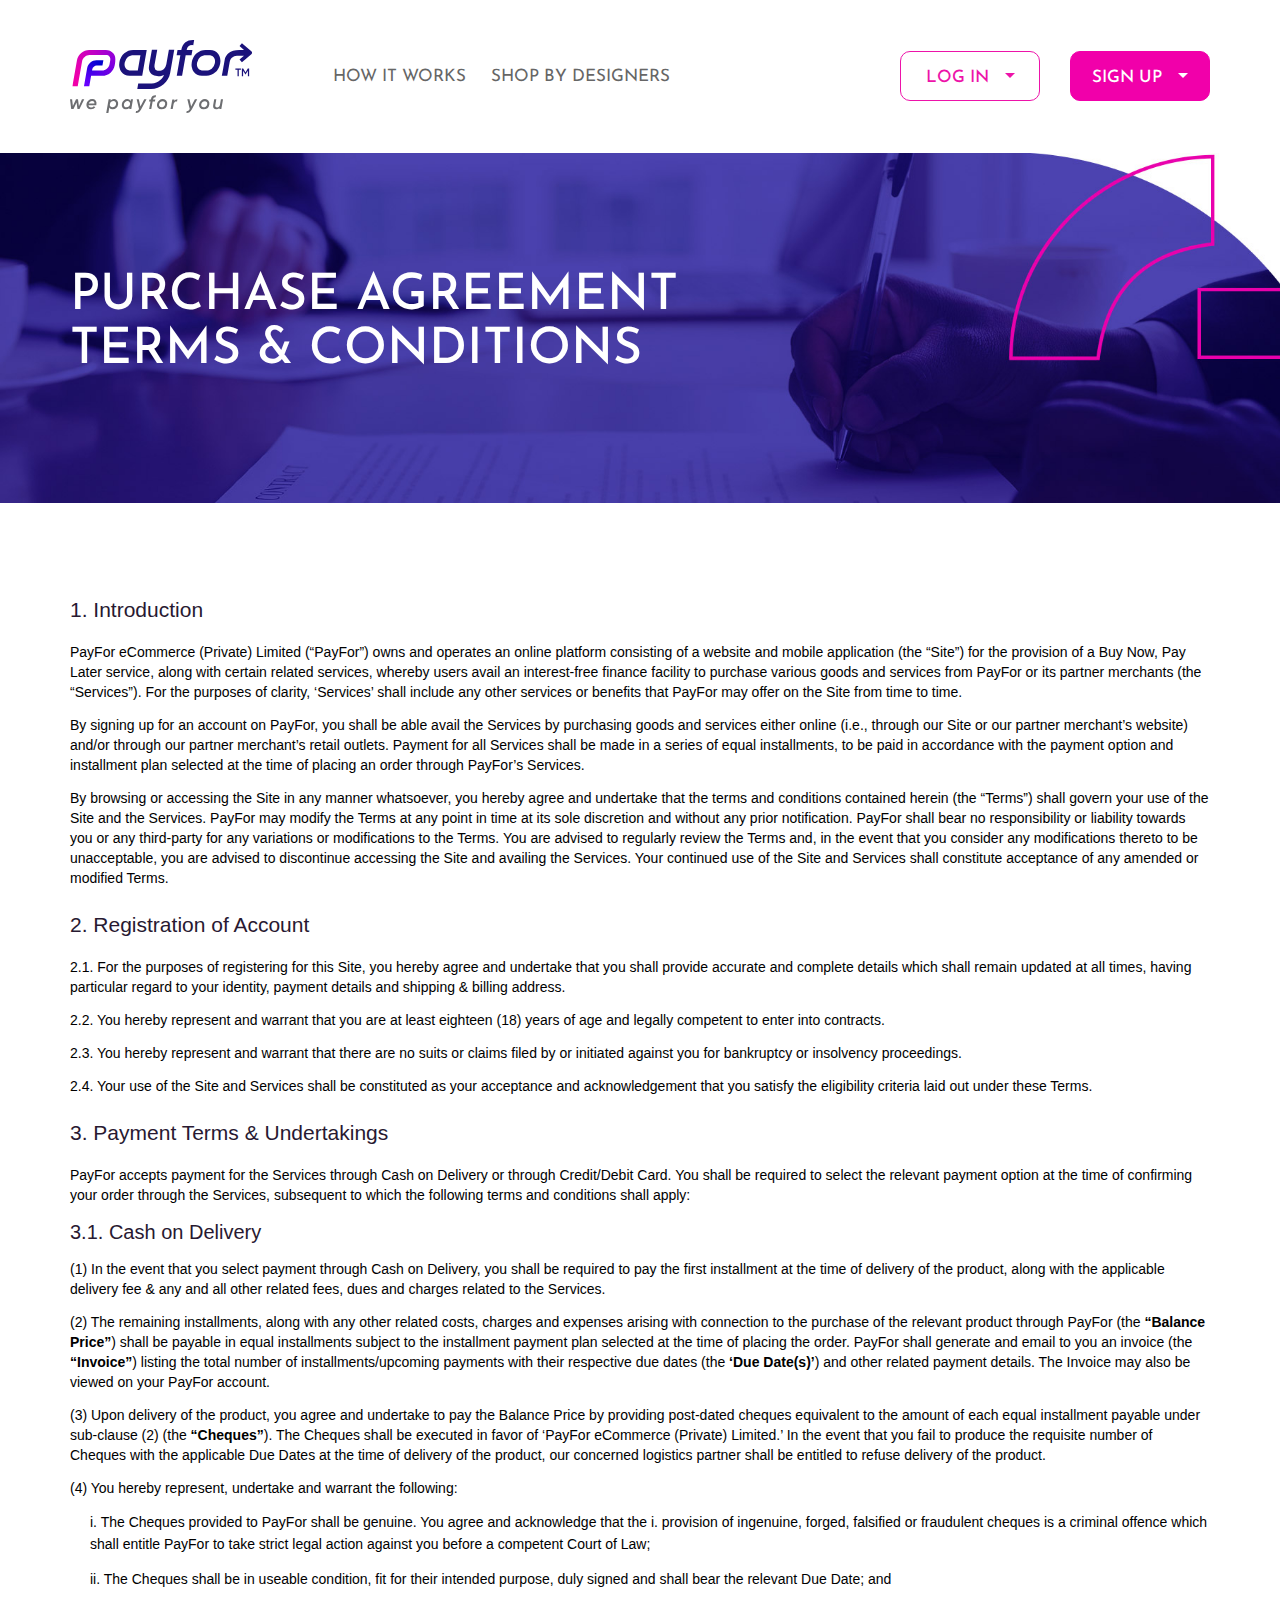
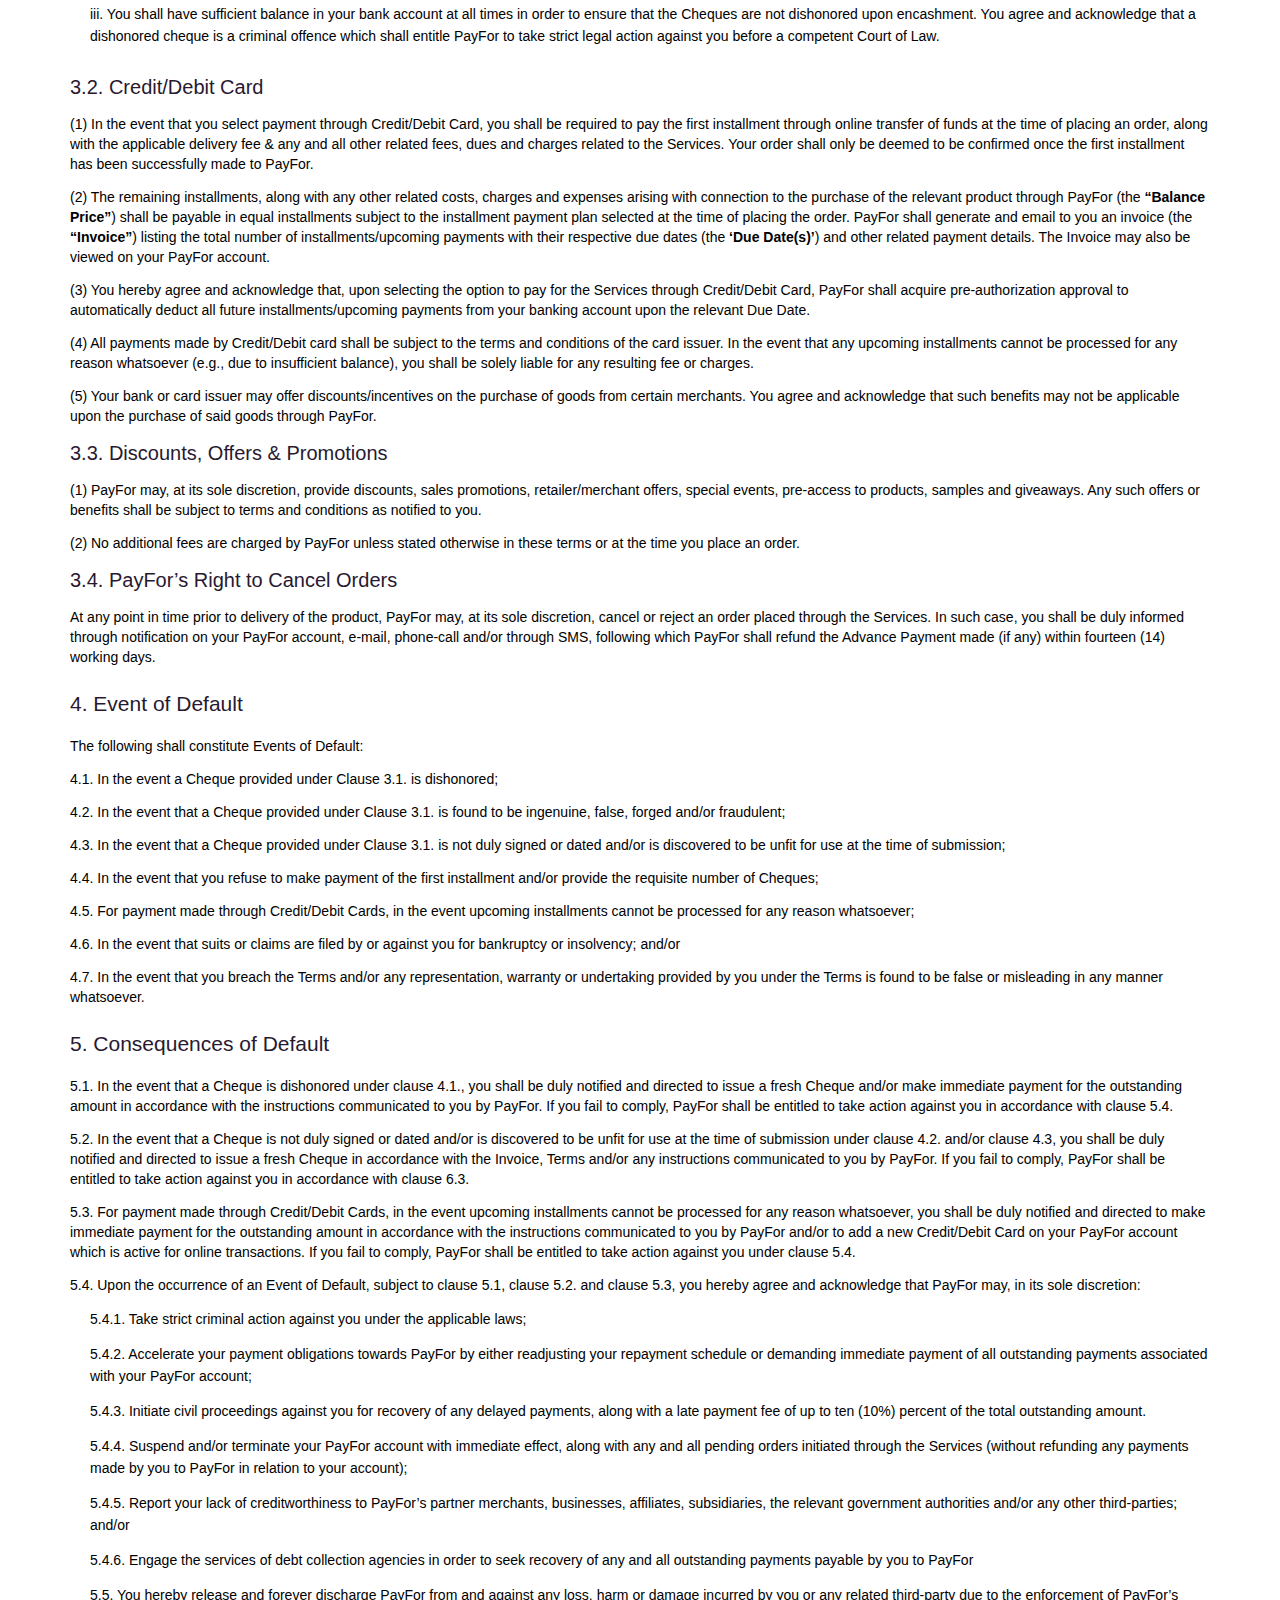
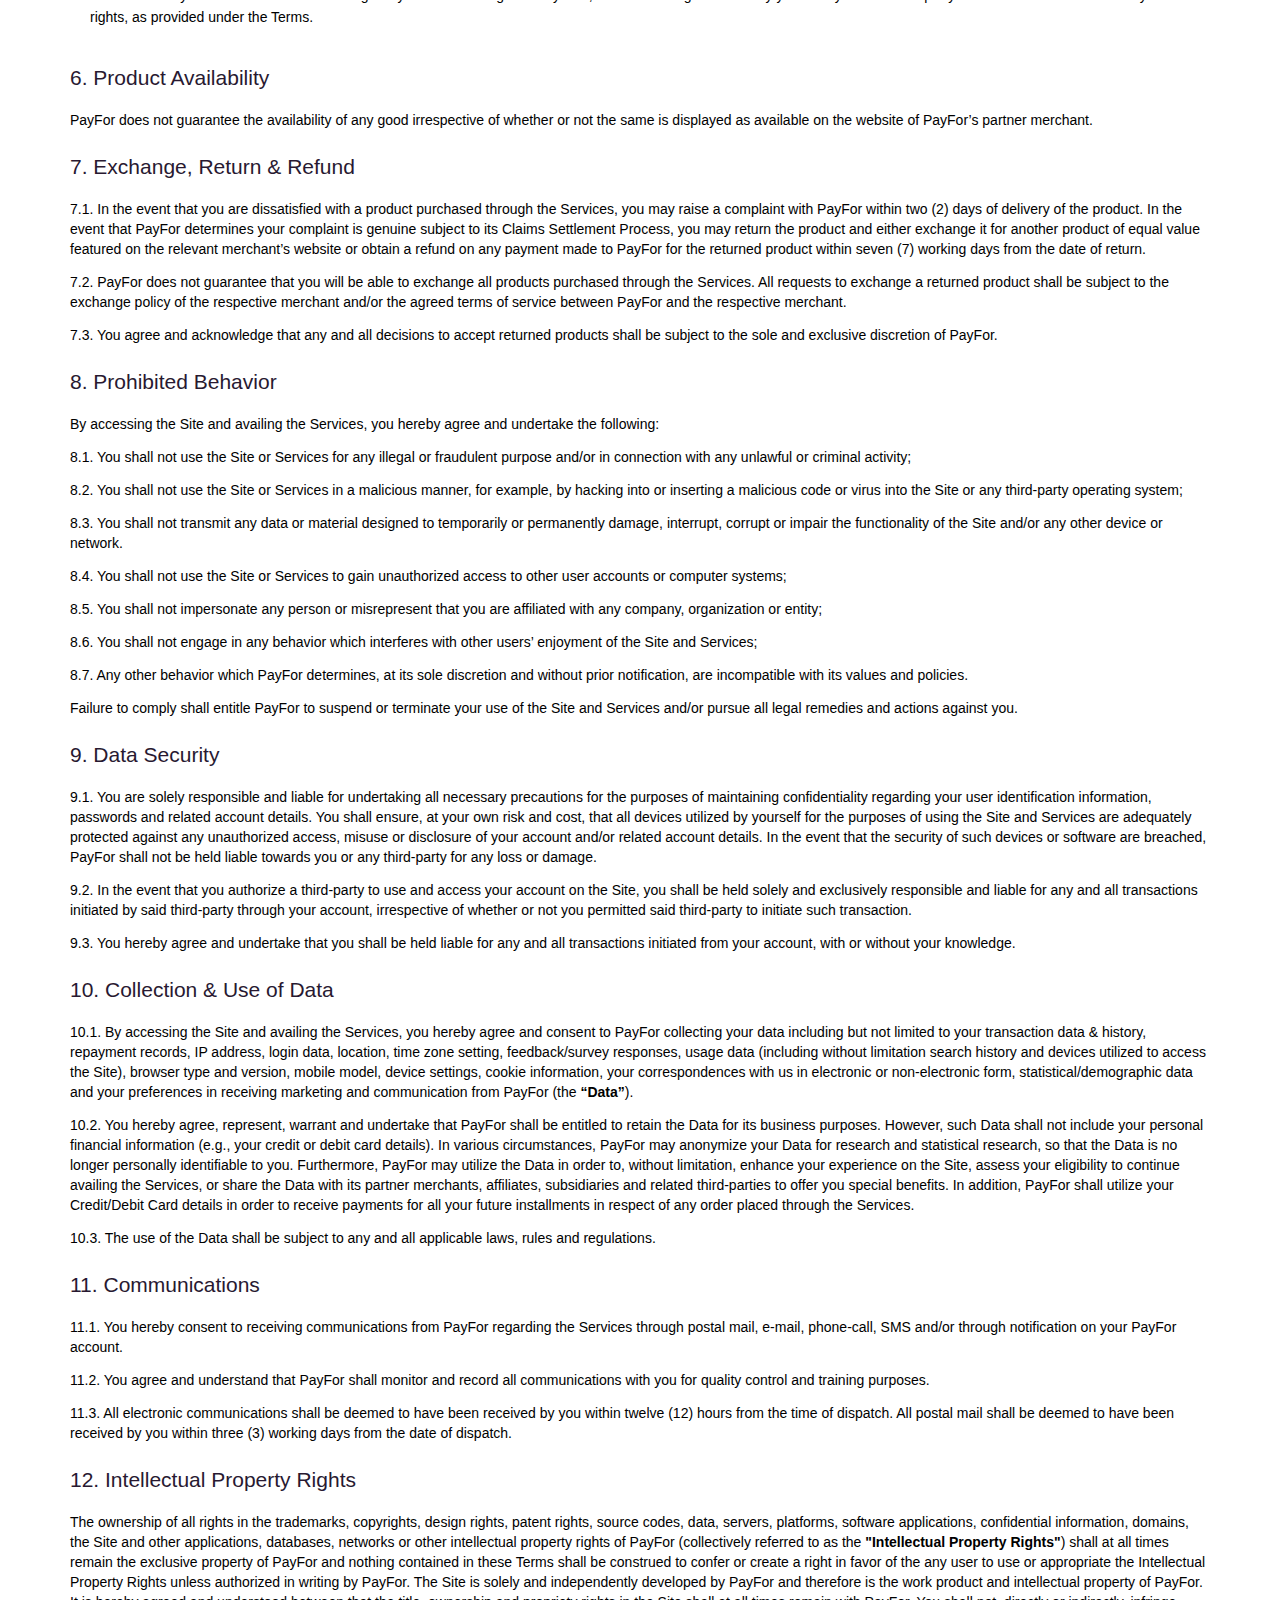
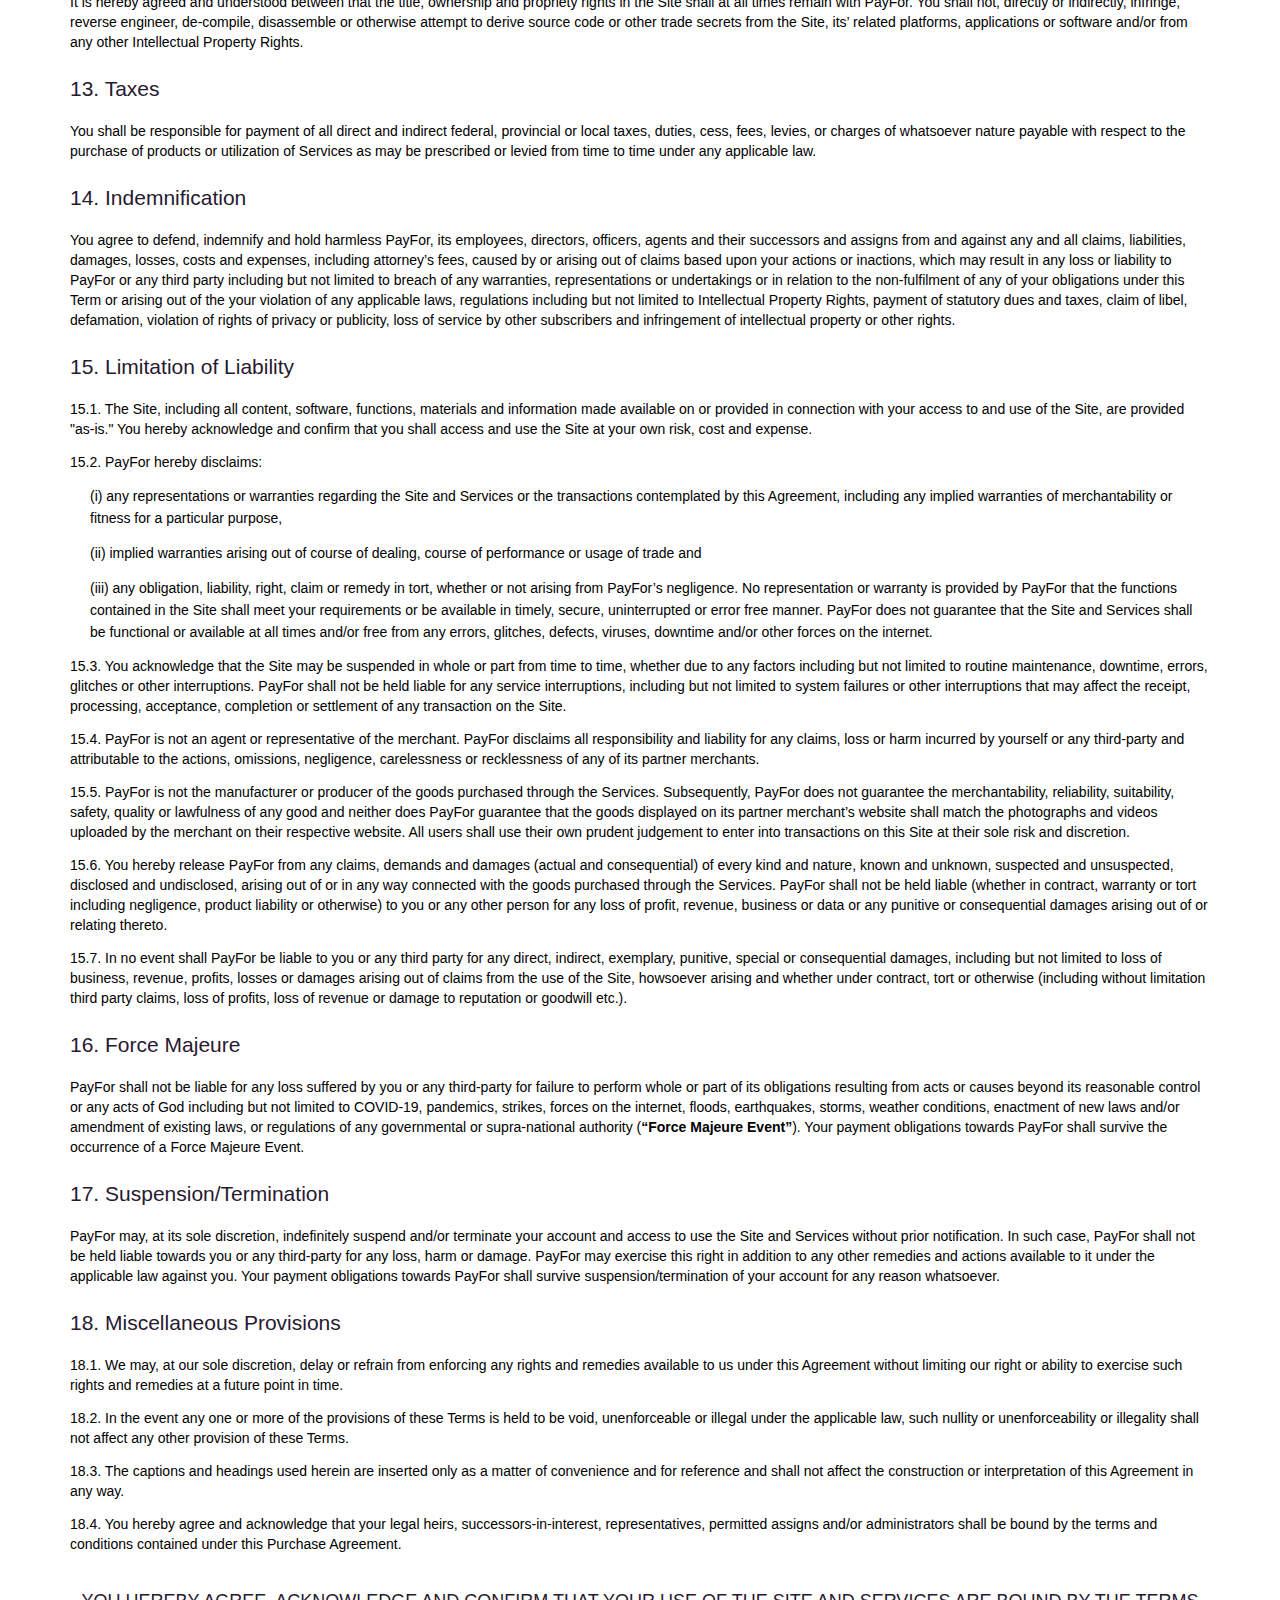
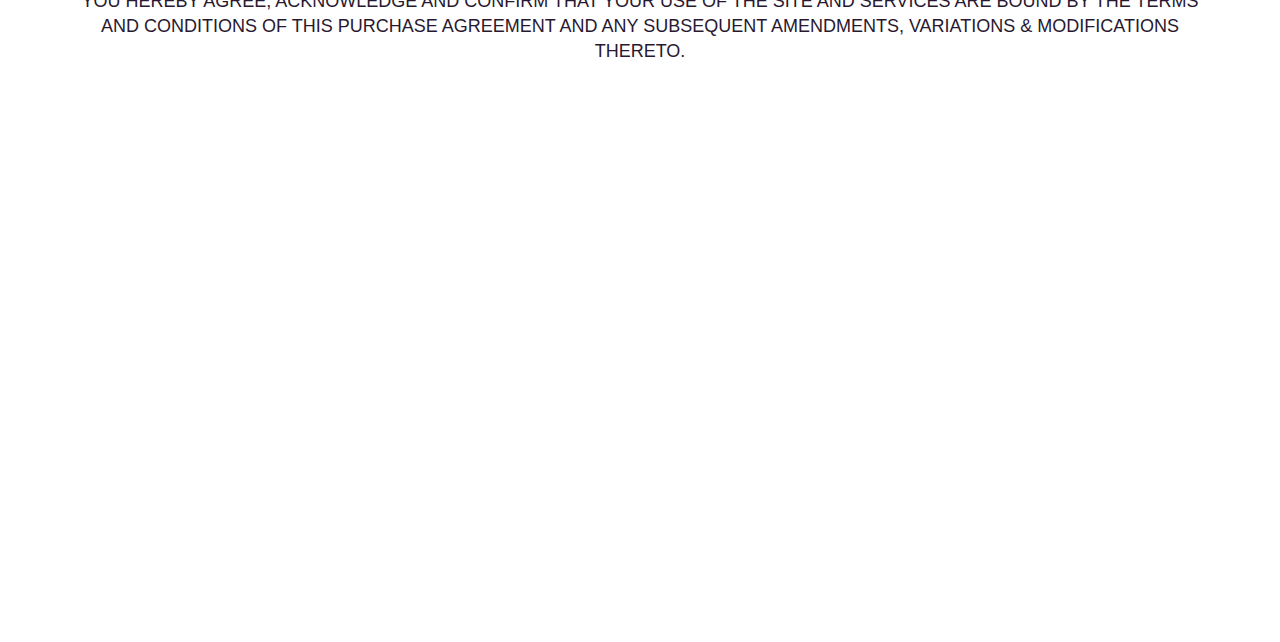
<file: terms.html>
<!doctype html>
<html lang="en">
<head>

  <meta charset="utf-8">
  <meta name="viewport" content="width=device-width, initial-scale=1, shrink-to-fit=no">
  <meta http-equiv="x-ua-compatible" content="ie=edge">
  <link rel="shortcut icon" href="assets/images/favicon.png" type="image/x-icon">

  <title>Terms & Conditions - Payfor</title>

  <!-- Font Family -->
  <link rel="preconnect" href="https://fonts.googleapis.com">
  <link rel="preconnect" href="https://fonts.gstatic.com" crossorigin>
  <link href="https://fonts.googleapis.com/css2?family=Josefin+Sans:wght@100;200;300;400;500;600;700&family=Jost:wght@100;200;300;400;500;600;700&display=swap" rel="stylesheet"> 
  <!-- Font Awesome -->
  <link href="assets/css/fontawesome.min.css" rel="stylesheet">
  <!-- Bootstrap CSS -->
  <link href="assets/css/bootstrap.min.css" rel="stylesheet">
  <!-- Bootstrap CSS -->
  <link href="assets/css/scrollbar.css" rel="stylesheet">
  <!-- Your custom styles (optional) -->
  <link href="assets/css/style.css" rel="stylesheet">

</head>

<body>

<!-- Scroll Wrapper -->
<div class="wrapper" data-scroll-container>

<!-- Header -->
<div class="menu-sec" data-scroll-section>
  <header class="payfor-header">
    <div class="container">
      <div class="row">
        <div class="col-md-12">
          <nav class="navbar navbar-expand-lg p-0" data-scroll>
            <a class="navbar-brand logo" href="index.html"><img class="img-fluid" src="assets/images/logo.svg"></a>
            <button class="navbar-toggler toogle-btn open-menu" type="button" data-toggle="collapse" data-target="#navbarSideNav" aria-controls="navbarSideNav" aria-expanded="false" aria-label="Toggle navigation">
              <span class="navbar-toggler-icon"></span>
            </button>
            <div class="collapse navbar-collapse header-menu" id="navbarSideNav">
              <a class="close-menu nav-collapse-link" href="#"><img class="img-fluid" src="assets/images/cancel.png" alt=""></a>
              <ul class="navbar-nav nav-menu mr-auto">
                <li class="nav-item">
                  <a class="nav-link nav-collapse-link" href="#plans" data-scroll-to>How it works</a>
                </li>
                <li class="nav-item">
                  <a class="nav-link nav-collapse-link" href="#designers" data-scroll-to>Shop by Designers</a>
                </li>
                <li class="nav-item">
                  <a class="nav-link nav-collapse-link" href="#" data-scroll-to>For Business</a>
                </li>
              </ul>
              <div class="right-side-nav">
                <ul class="nav navbar-nav">
                  <li class="nav-item dropdown">
                    <a class="nav-link login-btn dropdown-toggle" href="#" id="navbarLoginDropdown" role="button" data-toggle="dropdown" aria-expanded="false">Log in</a>
                    <div class="dropdown-menu" aria-labelledby="navbarLoginDropdown">
                      <a class="dropdown-item nav-collapse-link" href="signin.html">User login</a>
                      <a class="dropdown-item nav-collapse-link" href="merchant-signin.html">Merchant Login</a>
                    </div>
                  </li>
                  <li class="nav-item dropdown">
                    <a class="nav-link signup-btn dropdown-toggle" href="#" id="navbarSignupDropdown" role="button" data-toggle="dropdown" aria-expanded="false">Sign up</a>
                    <div class="dropdown-menu" aria-labelledby="navbarSignupDropdown">
                      <a class="dropdown-item nav-collapse-link" href="signup.html">User Sign Up</a>
                      <a class="dropdown-item nav-collapse-link" href="merchant-signup.html">Merchant Sign Up</a>
                    </div>
                  </li>
                </ul>
              </div>
            </div>
          </nav>
        </div>
      </div>
    </div>
  </header>
  </div>
  <!-- End Of Header -->

<!-- Terms Banner -->
<div data-scroll-section>
  <section class="terms-banner-bg">
    <div class="container">
      <div class="row faq-row">
        <div class="col-md-12 careers-info" data-scroll>
          <h1>PURCHASE AGREEMENT <br> TERMS & CONDITIONS</h1>
        </div>
      </div>
    </div>
  </section>
</div>
<!-- End Of Terms Banner -->

<!-- Terms -->
<div data-scroll-section>
<section class="terms-sec">
    <div class="container">
      <div class="row">
        <div class="col-md-12 terms-info" data-scroll>
            <div class="terms-content">
              <h3>1. Introduction</h3>
              <p>PayFor eCommerce (Private) Limited (“PayFor”) owns and operates an online platform consisting of a website and mobile application (the “Site”) for the
                 provision of a Buy Now, Pay Later service, along with certain related services, whereby users avail an interest-free finance facility to purchase 
                 various goods and services from PayFor or its partner merchants (the “Services”). For the purposes of clarity, ‘Services’ shall include any other 
                 services or benefits that PayFor may offer on the Site from time to time. </p>
              <p>By signing up for an account on PayFor, you shall be able avail the Services by purchasing goods and services either online (i.e., through our Site 
                or our partner merchant’s website) and/or through our partner merchant’s retail outlets. Payment for all Services shall be made in a series of equal 
                installments, to be paid in accordance with the payment option and installment plan selected at the time of placing an order through PayFor’s Services.</p>
              <p>By browsing or accessing the Site in any manner whatsoever, you hereby agree and undertake that the terms and conditions contained herein 
                (the “Terms”) shall govern your use of the Site and the Services.  PayFor may modify the Terms at any point in time at its sole discretion and 
                without any prior notification. PayFor shall bear no responsibility or liability towards you or any third-party for any variations or modifications 
                to the Terms. You are advised to regularly review the Terms and, in the event that you consider any modifications thereto to be unacceptable, you are 
                advised to discontinue accessing the Site and availing the Services. Your continued use of the Site and Services shall constitute acceptance of any 
                amended or modified Terms.</p>
            </div>
            <div class="terms-content">
              <h3>2. Registration of Account</h3>
              <p>2.1.	For the purposes of registering for this Site, you hereby agree and undertake that you shall provide accurate and complete details which shall 
                remain updated at all times, having particular regard to your identity, payment details and shipping & billing address.</p>
              <p>2.2.	You hereby represent and warrant that you are at least eighteen (18) years of age and legally competent to enter into contracts.</p>
              <p>2.3.	You hereby represent and warrant that there are no suits or claims filed by or initiated against you for bankruptcy or insolvency proceedings.</p>
              <p>2.4.	Your use of the Site and Services shall be constituted as your acceptance and acknowledgement that you satisfy the eligibility criteria laid 
                out under these Terms.</p>
            </div>
            <div class="terms-content">
              <h3>3. Payment Terms & Undertakings</h3>
              <p>PayFor accepts payment for the Services through Cash on Delivery or through Credit/Debit Card. You shall be required to select the relevant payment 
                option at the time of confirming your order through the Services, subsequent to which the following terms and conditions shall apply:</p>
              <h4>3.1. Cash on Delivery </h4>
              <p>(1) In the event that you select payment through Cash on Delivery, you shall be required to pay the first installment at the time of delivery of the 
                product, along with the applicable delivery fee & any and all other related fees, dues and charges related to the Services.</p>
              <p>(2) The remaining installments, along with any other related costs, charges and expenses arising with connection to the purchase of the relevant
                 product through PayFor (the <b>“Balance Price”</b>) shall be payable in equal installments subject to the installment payment plan selected at the time
                  of placing the order. PayFor shall generate and email to you an invoice (the <b>“Invoice”</b>) listing the total number of installments/upcoming payments 
                 with their respective due dates (the <b>‘Due Date(s)’</b>) and other related payment details. The Invoice may also be viewed on your PayFor account.</p>
              <p>(3) Upon delivery of the product, you agree and undertake to pay the Balance Price by providing post-dated cheques equivalent to the amount of each 
                equal installment payable under sub-clause (2) (the <b>“Cheques”</b>). The Cheques shall be executed in favor of ‘PayFor eCommerce (Private) Limited.’ In 
                the event that you fail to produce the requisite number of Cheques with the applicable Due Dates at the time of delivery of the product, our concerned
                 logistics partner shall be entitled to refuse delivery of the product.</p>
              <p>(4) You hereby represent, undertake and warrant the following:</p>
              <ul class="navbar-nav">
                <li>i.	The Cheques provided to PayFor shall be genuine. You agree and acknowledge that the i.	provision of ingenuine, forged, falsified or fraudulent
                  cheques is a criminal offence which shall entitle PayFor to take strict legal action against you before a competent Court of Law;</li>
                <li>ii.	The Cheques shall be in useable condition, fit for their intended purpose, duly signed and shall bear the relevant Due Date; and</li>
                <li>iii.	You shall have sufficient balance in your bank account at all times in order to ensure that the Cheques are not dishonored upon encashment.
                  You agree and acknowledge that a dishonored cheque is a criminal offence which shall entitle PayFor to take strict legal action against you before
                    a competent Court of Law.</li>
              </ul>
              <h4>3.2. Credit/Debit Card</h4>
              <p>(1) In the event that you select payment through Credit/Debit Card, you shall be required to pay the first installment through online transfer of 
                  funds at the time of placing an order, along with the applicable delivery fee & any and all other related fees, dues and charges related to the 
                  Services. Your order shall only be deemed to be confirmed once the first installment has been successfully made to PayFor.</p>
              <p>(2) The remaining installments, along with any other related costs, charges and expenses arising with connection to the purchase of the relevant 
                  product through PayFor (the <b>“Balance Price”</b>) shall be payable in equal installments subject to the installment payment plan selected at the time 
                  of placing the order. PayFor shall generate and email to you an invoice (the <b>“Invoice”</b>) listing the total number of installments/upcoming payments 
                  with their respective due dates (the <b>‘Due Date(s)’</b>) and other related payment details. The Invoice may also be viewed on your PayFor account.</p>
              <p>(3) You hereby agree and acknowledge that, upon selecting the option to pay for the Services through Credit/Debit Card, PayFor shall acquire 
                  pre-authorization approval to automatically deduct all future installments/upcoming payments from your banking account upon the relevant Due Date.</p>
              <p>(4) All payments made by Credit/Debit card shall be subject to the terms and conditions of the card issuer. In the event that any upcoming installments
                   cannot be processed for any reason whatsoever (e.g., due to insufficient balance), you shall be solely liable for any resulting fee or charges.</p>
              <p>(5) Your bank or card issuer may offer discounts/incentives on the purchase of goods from certain merchants. You agree and acknowledge that such 
                  benefits may not be applicable upon the purchase of said goods through PayFor.</p>
              <h4>3.3. Discounts, Offers & Promotions</h4>
              <p>(1) PayFor may, at its sole discretion, provide discounts, sales promotions, retailer/merchant offers, special events, pre-access to products, 
                  samples and giveaways. Any such offers or benefits shall be subject to terms and conditions as notified to you.</p>
              <p>(2) No additional fees are charged by PayFor unless stated otherwise in these terms or at the time you place an order.</p>
              <h4>3.4. PayFor’s Right to Cancel Orders</h4>
              <p>At any point in time prior to delivery of the product, PayFor may, at its sole discretion, cancel or reject an order placed through the Services. 
                In such case, you shall be duly informed through notification on your PayFor account, e-mail, phone-call and/or through SMS, following which PayFor
                 shall refund the Advance Payment made (if any) within fourteen (14) working days.</p>
            </div>
            <div class="terms-content">
              <h3>4. Event of Default</h3>
              <p>The following shall constitute Events of Default:</p>
              <p>4.1.	In the event a Cheque provided under Clause 3.1. is dishonored;</p>
              <p>4.2.	In the event that a Cheque provided under Clause 3.1. is found to be ingenuine, false, forged and/or fraudulent;</p>
              <p>4.3.	In the event that a Cheque provided under Clause 3.1. is not duly signed or dated and/or is discovered to be unfit for use at the time of 
                submission;</p>
              <p>4.4.	In the event that you refuse to make payment of the first installment and/or provide the requisite number of Cheques;</p>
              <p>4.5.	For payment made through Credit/Debit Cards, in the event upcoming installments cannot be processed for any reason whatsoever;</p>
              <p>4.6.	In the event that suits or claims are filed by or against you for bankruptcy or insolvency; and/or</p>
              <p>4.7.	In the event that you breach the Terms and/or any representation, warranty or undertaking provided by you under the Terms is found to be false or
                 misleading in any manner whatsoever.</p>
            </div>
            <div class="terms-content">
              <h3>5. Consequences of Default</h3>
              <p>5.1.	In the event that a Cheque is dishonored under clause 4.1., you shall be duly notified and directed to issue a fresh Cheque and/or make 
                immediate payment for the outstanding amount in accordance with the instructions communicated to you by PayFor. If you fail to comply, PayFor 
                shall be entitled to take action against you in accordance with clause 5.4.</p>
              <p>5.2.	In the event that a Cheque is not duly signed or dated and/or is discovered to be unfit for use at the time of submission under clause 4.2. 
                and/or clause 4.3, you shall be duly notified and directed to issue a fresh Cheque in accordance with the Invoice, Terms and/or any instructions
                 communicated to you by PayFor. If you fail to comply, PayFor shall be entitled to take action against you in accordance with clause 6.3.</p>
              <p>5.3.	For payment made through Credit/Debit Cards, in the event upcoming installments cannot be processed for any reason whatsoever, you shall be
                 duly notified and directed to make immediate payment for the outstanding amount in accordance with the instructions communicated to you by PayFor 
                 and/or to add a new Credit/Debit Card on your PayFor account which is active for online transactions. If you fail to comply, PayFor shall be 
                 entitled to take action against you under clause 5.4.</p>
              <p>5.4.	Upon the occurrence of an Event of Default, subject to clause 5.1, clause 5.2. and clause 5.3, you hereby agree and acknowledge that PayFor may,
                 in its sole discretion: </p>
              <ul class="navbar-nav"> 
                <li>5.4.1.	Take strict criminal action against you under the applicable laws;</li>
                <li>5.4.2.	Accelerate your payment obligations towards PayFor by either readjusting your repayment schedule or demanding immediate payment of all 
                  outstanding payments associated with your PayFor account;</li>
                <li>5.4.3.	Initiate civil proceedings against you for recovery of any delayed payments, along with a late payment fee of up to ten (10%) percent of 
                  the total outstanding amount.</li>
                <li>5.4.4.	Suspend and/or terminate your PayFor account with immediate effect, along with any and all pending orders initiated through the Services
                  (without refunding any payments made by you to PayFor in relation to your account);</li>
                <li>5.4.5.	Report your lack of creditworthiness to PayFor’s partner merchants, businesses, affiliates, subsidiaries, the relevant government authorities 
                  and/or any other third-parties; and/or</li>
                <li>5.4.6.	Engage the services of debt collection agencies in order to seek recovery of any and all outstanding payments payable by you to PayFor</li>
                <li>5.5.	You hereby release and forever discharge PayFor from and against any loss, harm or damage incurred by you or any related third-party due to 
                  the enforcement of PayFor’s rights, as provided under the Terms.</li>
              </ul>
            </div>
            <div class="terms-content">
              <h3>6. Product Availability</h3>
              <p>PayFor does not guarantee the availability of any good irrespective of whether or not the same is displayed as available on the website of PayFor’s 
                partner merchant.</p>
            </div>
            <div class="terms-content">
              <h3>7. Exchange, Return & Refund</h3>
              <p>7.1.	In the event that you are dissatisfied with a product purchased through the Services, you may raise a complaint with PayFor within two (2) days
                 of delivery of the product. In the event that PayFor determines your complaint is genuine subject to its Claims Settlement Process, you may return 
                 the product and either exchange it for another product of equal value featured on the relevant merchant’s website or obtain a refund on any payment
                  made to PayFor for the returned product within seven (7) working days from the date of return.</p>
              <p>7.2.	PayFor does not guarantee that you will be able to exchange all products purchased through the Services. All requests to exchange a returned 
                product shall be subject to the exchange policy of the respective merchant and/or the agreed terms of service between PayFor and the respective 
                merchant.</p>
              <p>7.3.	You agree and acknowledge that any and all decisions to accept returned products shall be subject to the sole and exclusive discretion of PayFor.</p>
            </div>
            <div class="terms-content">
              <h3>8. Prohibited Behavior</h3>
              <p>By accessing the Site and availing the Services, you hereby agree and undertake the following:</p>
              <p>8.1.	You shall not use the Site or Services for any illegal or fraudulent purpose and/or in connection with any unlawful or criminal activity;</p>
              <p>8.2.	You shall not use the Site or Services in a malicious manner, for example, by hacking into or inserting a malicious code or virus into the 
                Site or any third-party operating system;</p>
              <p>8.3.	You shall not transmit any data or material designed to temporarily or permanently damage, interrupt, corrupt or impair the functionality
                 of the Site and/or any other device or network.</p>
              <p>8.4.	You shall not use the Site or Services to gain unauthorized access to other user accounts or computer systems;</p>
              <p>8.5.	You shall not impersonate any person or misrepresent that you are affiliated with any company, organization or entity;</p>
              <p>8.6.	You shall not engage in any behavior which interferes with other users’ enjoyment of the Site and Services;</p>
              <p>8.7.	Any other behavior which PayFor determines, at its sole discretion and without prior notification, are incompatible with its values and policies.</p>
              <p>Failure to comply shall entitle PayFor to suspend or terminate your use of the Site and Services and/or pursue all legal remedies and actions against you.</p>
            </div>
            <div class="terms-content">
              <h3>9. Data Security</h3>
              <p>9.1.	You are solely responsible and liable for undertaking all necessary precautions for the purposes of maintaining confidentiality regarding your 
                user identification information, passwords and related account details. You shall ensure, at your own risk and cost, that all devices utilized by 
                yourself for the purposes of using the Site and Services are adequately protected against any unauthorized access, misuse or disclosure of your 
                account and/or related account details. In the event that the security of such devices or software are breached, PayFor shall not be held liable 
                towards you or any third-party for any loss or damage.</p>
              <p>9.2.	In the event that you authorize a third-party to use and access your account on the Site, you shall be held solely and exclusively responsible 
                and liable for any and all transactions initiated by said third-party through your account, irrespective of whether or not you permitted said 
                third-party to initiate such transaction.</p>
              <p>9.3.	You hereby agree and undertake that you shall be held liable for any and all transactions initiated from your account, with or without your
                 knowledge.</p>
            </div>
            <div class="terms-content">
              <h3>10.	Collection & Use of Data</h3>
              <p>10.1. By accessing the Site and availing the Services, you hereby agree and consent to PayFor collecting your data including but not limited to your
                 transaction data & history,  repayment records, IP address, login data, location, time zone setting, feedback/survey responses, usage data 
                 (including without limitation search history and devices utilized to access the Site), browser type and version, mobile model, device settings, 
                 cookie information, your correspondences with us in electronic or non-electronic form, statistical/demographic data and your preferences in receiving
                  marketing and communication from PayFor (the <b>“Data”</b>).</p>
              <p>10.2. You hereby agree, represent, warrant and undertake that PayFor shall be entitled to retain the Data for its business purposes. However, such 
                Data shall not include your personal financial information (e.g., your credit or debit card details). In various circumstances, PayFor may anonymize
                 your Data for research and statistical research, so that the Data is no longer personally identifiable to you. Furthermore, PayFor may utilize the 
                 Data in order to, without limitation, enhance your experience on the Site, assess your eligibility to continue availing the Services, or share the 
                 Data with its partner merchants, affiliates, subsidiaries and related third-parties to offer you special benefits. In addition, PayFor shall utilize 
                 your Credit/Debit Card details in order to receive payments for all your future installments in respect of any order placed through the Services.</p>
              <p>10.3. The use of the Data shall be subject to any and all applicable laws, rules and regulations.</p>
            </div>
            <div class="terms-content">
              <h3>11.	Communications</h3>
              <p>11.1. You hereby consent to receiving communications from PayFor regarding the Services through postal mail, e-mail, phone-call, SMS and/or 
                through notification on your PayFor account.</p>
              <p>11.2. You agree and understand that PayFor shall monitor and record all communications with you for quality control and training purposes.</p>
              <p>11.3. All electronic communications shall be deemed to have been received by you within twelve (12) hours from the time of dispatch. All postal 
                mail shall be deemed to have been received by you within three (3) working days from the date of dispatch.</p>
            </div>
            <div class="terms-content">
              <h3>12.	Intellectual Property Rights</h3>
              <p>The ownership of all rights in the trademarks, copyrights, design rights, patent rights, source codes, data, servers, platforms, software 
                applications, confidential information, domains, the Site and other applications, databases, networks or other intellectual property rights of 
                PayFor (collectively referred to as the <b>"Intellectual Property Rights"</b>) shall at all times remain the exclusive property of PayFor and nothing 
                contained in these Terms shall be construed to confer or create a right in favor of the any user to use or appropriate the Intellectual Property 
                Rights unless authorized in writing by PayFor. The Site is solely and independently developed by PayFor and therefore is the work product and 
                intellectual property of PayFor. It is hereby agreed and understood between that the title, ownership and propriety rights in the Site shall at all 
                times remain with PayFor. You shall not, directly or indirectly, infringe, reverse engineer, de-compile, disassemble or otherwise attempt to derive 
                source code or other trade secrets from the Site, its’ related platforms, applications or software and/or from any other Intellectual 
                Property Rights.</p>
            </div>
            <div class="terms-content">
              <h3>13.	Taxes</h3>
              <p>You shall be responsible for payment of all direct and indirect federal, provincial or local taxes, duties, cess, fees, levies, or charges of 
                whatsoever nature payable with respect to the purchase of products or utilization of Services as may be prescribed or levied from time to time under 
                any applicable law.</p>
            </div>
            <div class="terms-content">
              <h3>14.	Indemnification</h3>
              <p>You agree to defend, indemnify and hold harmless PayFor, its employees, directors, officers, agents and their successors and assigns from and
                 against any and all claims, liabilities, damages, losses, costs and expenses, including attorney’s fees, caused by or arising out of claims based 
                 upon your actions or inactions, which may result in any loss or liability to PayFor or any third party including but not limited to breach of any 
                 warranties, representations or undertakings or in relation to the non-fulfilment of any of your obligations under this Term or arising out of the 
                 your violation of any applicable laws, regulations including but not limited to Intellectual Property Rights, payment of statutory dues and taxes, 
                 claim of libel, defamation, violation of rights of privacy or publicity, loss of service by other subscribers and infringement of intellectual 
                 property or other rights.</p>
            </div>
            <div class="terms-content">
              <h3>15.	Limitation of Liability</h3>
              <p>15.1. The Site, including all content, software, functions, materials and information made available on or provided in connection with your 
                access to and use of the Site, are provided "as-is." You hereby acknowledge and confirm that you shall access and use the Site at your own risk, cost 
                and expense.</p>
              <p>15.2. PayFor hereby disclaims:</p>
              <ul class="navbar-nav"> 
                <li>(i) any representations or warranties regarding the Site and Services or the transactions contemplated by this 
                Agreement, including any implied warranties of merchantability or fitness for a particular purpose,</li>
                <li>(ii) implied warranties arising out of course of 
                dealing, course of performance or usage of trade and</li>
                <li>(iii) any obligation, liability, right, claim or remedy in tort, whether or not arising from 
                PayFor’s negligence. No representation or warranty is provided by PayFor that the functions contained in the Site shall meet your requirements or 
                be available in timely, secure, uninterrupted or error free manner. PayFor does not guarantee that the Site and Services shall be functional or 
                available at all times and/or free from any errors, glitches, defects, viruses, downtime and/or other forces on the internet.</li>
              </ul> 
              <p>15.3. You acknowledge that the Site may be suspended in whole or part from time to time, whether due to any factors including but not limited to
                 routine maintenance, downtime, errors, glitches or other interruptions. PayFor shall not be held liable for any service interruptions, including
                  but not limited to system failures or other interruptions that may affect the receipt, processing, acceptance, completion or settlement of any
                   transaction on the Site.</p>
              <p>15.4. PayFor is not an agent or representative of the merchant. PayFor disclaims all responsibility and liability for any claims, loss or harm
                 incurred by yourself or any third-party and attributable to the actions, omissions, negligence, carelessness or recklessness of any of its 
                 partner merchants.</p>
              <p>15.5. PayFor is not the manufacturer or producer of the goods purchased through the Services. Subsequently, PayFor does not guarantee the 
                merchantability, reliability, suitability, safety, quality or lawfulness of any good and neither does PayFor guarantee that the goods displayed
                 on its partner merchant’s website shall match the photographs and videos uploaded by the merchant on their respective website. All users shall 
                 use their own prudent judgement to enter into transactions on this Site at their sole risk and discretion.</p>
              <p>15.6. You hereby release PayFor from any claims, demands and damages (actual and consequential) of every kind and nature, known and unknown, 
                suspected and unsuspected, disclosed and undisclosed, arising out of or in any way connected with the goods purchased through the Services. PayFor 
                shall not be held liable (whether in contract, warranty or tort including negligence, product liability or otherwise) to you or any other person 
                for any loss of profit, revenue, business or data or any punitive or consequential damages arising out of or relating thereto.</p>
              <p>15.7. In no event shall PayFor be liable to you or any third party for any direct, indirect, exemplary, punitive, special or consequential 
                damages, including but not limited to loss of business, revenue, profits, losses or damages arising out of claims from the use of the Site, 
                howsoever arising and whether under contract, tort or otherwise (including without limitation third party claims, loss of profits, loss of 
                revenue or damage to reputation or goodwill etc.).</p>
            </div>
            <div class="terms-content">
              <h3>16.	Force Majeure</h3>
              <p>PayFor shall not be liable for any loss suffered by you or any third-party for failure to perform whole or part of its obligations resulting from 
                acts or causes beyond its reasonable control or any acts of God including but not limited to COVID-19, pandemics, strikes, forces on the internet, 
                floods, earthquakes, storms, weather conditions, enactment of new laws and/or amendment of existing laws, or regulations of any governmental or 
                supra-national authority (<b>“Force Majeure Event”</b>). Your payment obligations towards PayFor shall survive the occurrence of a Force Majeure Event.</p>
            </div>
            <div class="terms-content">
              <h3>17.	Suspension/Termination</h3>
              <p>PayFor may, at its sole discretion, indefinitely suspend and/or terminate your account and access to use the Site and Services without prior 
                notification. In such case, PayFor shall not be held liable towards you or any third-party for any loss, harm or damage. PayFor may exercise this 
                right in addition to any other remedies and actions available to it under the applicable law against you. Your payment obligations towards PayFor 
                shall survive suspension/termination of your account for any reason whatsoever.</p>
            </div>
            <div class="terms-content">
              <h3>18.	Miscellaneous Provisions</h3>
              <p>18.1.	We may, at our sole discretion, delay or refrain from enforcing any rights and remedies available to us under this Agreement without 
                limiting our right or ability to exercise such rights and remedies at a future point in time.</p>
              <p>18.2.	In the event any one or more of the provisions of these Terms is held to be void, unenforceable or illegal under the applicable law, 
                such nullity or unenforceability or illegality shall not affect any other provision of these Terms.</p>
              <p>18.3.	The captions and headings used herein are inserted only as a matter of convenience and for reference and shall not affect the 
                construction or interpretation of this Agreement in any way.</p>
              <p>18.4.	You hereby agree and acknowledge that your legal heirs, successors-in-interest, representatives, permitted assigns and/or administrators
                 shall be bound by the terms and conditions contained under this Purchase Agreement.</p>
            </div>
            <h5>YOU HEREBY AGREE, ACKNOWLEDGE AND CONFIRM THAT YOUR USE OF THE SITE AND SERVICES ARE BOUND BY THE TERMS AND CONDITIONS OF THIS PURCHASE 
              AGREEMENT AND ANY SUBSEQUENT AMENDMENTS, VARIATIONS & MODIFICATIONS THERETO.</h5>
        </div>
      </div>
    </div>
</section>
</div>
<!-- End Of Terms -->

<!-- Footer -->
<div data-scroll-section>
  <footer class="payfor-footer" data-scroll data-scroll-speed="1">
    <div class="container">
      <div class="row">
        <div class="col-md-6 col-lg-4 col-xl-3 follow-us">
          <a href="index.html"><img class="img-fluid footer-logo" src="assets/images/logo.svg" alt=""></a>
          <h2>Follow Us</h2>
          <ul class="navbar-nav social-icons">
            <li class="nav-item"><a href="https://www.facebook.com/PayForOfficial" target="_blank"><i class="fab fa-facebook-square"></i></a></li>
            <li class="nav-item"><a href="https://www.instagram.com/payforofficial" target="_blank"><i class="fab fa-instagram"></i></a></li>
            <li class="nav-item"><a href="https://www.pinterest.com/payforofficial" target="_blank"><i class="fab fa-pinterest-p"></i></a></li>
            <li class="nav-item"><a href="https://www.youtube.com/channel/UC75aNs5KsChnACJ-NB35AxA" target="_blank"><i class="fab fa-youtube"></i></a></li>
            <!-- <li class="nav-item"><a href="#" target="_blank"><i class="fab fa-twitter"></i></a></li> -->
            <li class="nav-item"><a href="https://www.linkedin.com/company/payforofficial" target="_blank"><i class="fab fa-linkedin-in"></i></a></li>
          </ul>
        </div>
        <div class="col-md-6 col-lg-3 col-xl-2 footer-menu">
          <h2 class="nav-title">About Us <i class="fas fa-chevron-down"></i></h2>
          <ul class="navbar-nav nav ft-nav">
            <li class="nav-item"><a href="about.html">About us</a></li>
            <li class="nav-item"><a href="careers.html">Careers</a></li>
            <li class="nav-item"><a href="contact.html">Contact us</a></li>
          </ul>
        </div>
        <div class="col-md-6 col-lg-2 col-xl-2 footer-menu">
          <h2 class="nav-title">Policies <i class="fas fa-chevron-down"></i></h2>
          <ul class="navbar-nav nav ft-nav">
            <li class="nav-item"><a href="terms.html">Term of services</a></li>
            <li class="nav-item"><a href="faq.html">FAQ’s</a></li>
            <li class="nav-item"><a href="responsible-spending.html">Responsible spending</a></li>
          </ul>
        </div>
        <div class="col-md-6 col-lg-3 col-xl-2 footer-menu">
          <h2 class="nav-title">Partners <i class="fas fa-chevron-down"></i></h2>
          <ul class="navbar-nav nav ft-nav">
            <li class="nav-item mb-3"><img class="img-fluid" src="assets/images/checkout-logo.png" alt=""></li>
            <li class="nav-item"><img class="img-fluid" src="assets/images/alflah-logo.png" alt=""></li>
          </ul>
          <h2 class="payment-title">Payment Methods </h2>
          <ul class="navbar-nav nav">
            <li class="nav-item"><img class="img-fluid" src="assets/images/payments-logo.png" alt=""></li>
          </ul>
        </div>
        <div class="col-md-10 col-lg-9 col-xl-3 footer-newsletter">
          <h2>Keep up to date</h2>
          <p>Sign up for more updates.</p>
          <form>
            <div class="input-group">
              <input type="text" class="form-control" placeholder="Email">
              <div class="input-group-append">
                <button class="btn" type="button" data-toggle="modal" data-target="#newsletterModal">Subscribe</button>
              </div>
            </div>
          </form>
        </div>
        <div class="col-md-12 col-lg-12 col-xl-12 footer-bottom">
          <ul class="navbar-nav terms-menu">
            <li class="nav-item"><a href="#"><img class="img-fluid" src="assets/images/footer-apple-logo.png" alt=""></a></li>
            <li class="nav-item"><a href="#"><img class="img-fluid" src="assets/images/footer-play-logo.png" alt=""></a></li>
          </ul>
          <p class="copyright">© Payfor 2022</p>
        </div>
      </div>
    </div>
  </footer>
</div>
<!-- End Of Footer -->

</div>
<!-- End Of Scroll Wrapper -->

<!-- Modal -->
<div class="modal fade newsletter-modal" id="newsletterModal" data-backdrop="static" data-keyboard="false" tabindex="-1" aria-labelledby="newsletterModalLabel" aria-hidden="true">
  <div class="modal-dialog">
    <div class="modal-content">
       <div class="modal-header">
         <button type="button" class="btn-close" data-dismiss="modal" aria-label="Close"><img class="img-fluid" src="assets/images/thank-cancel.png" alt=""></button>
       </div>
       <div class="modal-body">
         <img class="img-fluid" src="assets/images/tick.png" alt="">
         <h3>Thank You!</h3>
         <p>Your email is successfully submited. <br> Check your inbox for future updates.</p>
       </div>
    </div>
  </div>
</div>
<!-- Modal -->

  <!-- SCRIPTS -->
  <!-- JQuery -->
  <script type="text/javascript" src="assets/js/jquery.min.js"></script>
  <!-- Bootstrap tooltips -->
  <script type="text/javascript" src="assets/js/popper.min.js"></script>
  <!-- Bootstrap JavaScript -->
  <script type="text/javascript" src="assets/js/bootstrap.min.js"></script>
  <!-- Smooth Scrollbar JavaScript -->
  <script type="text/javascript" src="assets/js/scrollbar.min.js"></script>
  <!-- Custom JavaScript -->
  <script type="text/javascript" src="assets/js/custom.js"></script>

  <script type="text/javascript">

      $(document).ready(function(){
          $("#animatedSvg").hide();

      });

      const scroller = new LocomotiveScroll({
        el: document.querySelector('[data-scroll-container]'),
        smooth: true
      });

      var lock = false;

      function a () {
          // do stuff
          if (!lock) {
              lock = true;
              setTimeout(function() {
                scroller.update();
              }, 1000);
          }
      }

      a(); // first call


      // scroller.on('scroll', (obj) => {
      //   // alert(1235)
      //   setTimeout(function() { 
      //       scroller.start();
      //   }, 7000);
      // });

      // $('.wrapper').height($('.wrapper')[0].scrollHeight);

  </script>
  
</body>

</html>
</file>
<file: assets/css/scrollbar.css>
/*! locomotive-scroll v4.1.2 | MIT License | https://github.com/locomotivemtl/locomotive-scroll */
html.has-scroll-smooth {
    overflow: hidden; }
  
  html.has-scroll-dragging {
    -webkit-user-select: none;
    -moz-user-select: none;
    -ms-user-select: none;
    user-select: none; }
  
  .has-scroll-smooth body {
    overflow: hidden; }
  
  .has-scroll-smooth [data-scroll-container] {
    min-height: 100vh; }
  
  [data-scroll-direction="horizontal"] [data-scroll-container] {
    height: 100vh;
    display: inline-block;
    white-space: nowrap; }
  
  [data-scroll-direction="horizontal"] [data-scroll-section] {
    display: inline-block;
    vertical-align: top;
    white-space: nowrap;
    height: 100%; }
  
  .c-scrollbar {
    position: absolute;
    right: 0;
    top: 0;
    width: 11px;
    height: 100%;
    transform-origin: center right;
    transition: transform 0.3s, opacity 0.3s;
    opacity: 0; }
    .c-scrollbar:hover {
      transform: scaleX(1.45); }
    .c-scrollbar:hover, .has-scroll-scrolling .c-scrollbar, .has-scroll-dragging .c-scrollbar {
      opacity: 1; }
    [data-scroll-direction="horizontal"] .c-scrollbar {
      width: 100%;
      height: 10px;
      top: auto;
      bottom: 0;
      transform: scaleY(1); }
      [data-scroll-direction="horizontal"] .c-scrollbar:hover {
        transform: scaleY(1.3); }
  
  .c-scrollbar_thumb {
    position: absolute;
    top: 0;
    right: 0;
    background-color: black;
    opacity: 0.5;
    width: 7px;
    border-radius: 10px;
    margin: 2px;
    cursor: -webkit-grab;
    cursor: grab; }
    .has-scroll-dragging .c-scrollbar_thumb {
      cursor: -webkit-grabbing;
      cursor: grabbing; }
    [data-scroll-direction="horizontal"] .c-scrollbar_thumb {
      right: auto;
      bottom: 0; }
</file>
<file: assets/css/style.css>
@font-face {
  font-family: 'Avenir', sans-serif;
  src: url('../webfonts/Avenir.otf') format('opentype');
}
@font-face {
  font-family: 'SF-Pro-Display-Light';
  src: url('../webfonts/SF-Pro-Display-Regular.otf') format('opentype');
}
@font-face {
  font-family: 'SF-Pro-Display-Regular';
  src: url('../webfonts/SF-Pro-Display-Regular.otf') format('opentype');
}
@font-face {
  font-family: 'SF-Pro-Display-Medium';
  src: url('../webfonts/SF-Pro-Display-Medium.otf') format('opentype');
}
@font-face {
  font-family: 'SF-Pro-Display-Semibold';
  src: url('../webfonts/SF-Pro-Display-Semibold.otf') format('opentype');
}
@font-face {
  font-family: 'SF-Pro-Display-Bold';
  src: url('../webfonts/SF-Pro-Display-Bold.otf') format('opentype');
}

/** Menu Css **/
html.has-scroll-smooth {
  overflow: hidden;
  position: fixed;
  left: 0;
  right: 0;
  top: 0;
  bottom: 0;  
}
.wrapper {
  overflow: hidden;
}
.payfor-header {
  background-color: #ffffff;
  padding: 40px 0px 0px;
}
.payfor-header .logo {
  padding-top: 0;
  padding-bottom: 0;
}
.payfor-header .logo img {
  width: 182px;
}
.payfor-header .header-menu .nav-menu .right-side-nav {
  display: flex;
}
.payfor-header .header-menu .nav-menu {
  padding-left: 40px;
}
.payfor-header .header-menu .nav-menu li {
  margin-left: 38px;
}
.payfor-header .header-menu .nav-menu li:nth-child(3) {
  display: none;
}
.payfor-header .navbar .header-menu .nav-menu li a {
  font-size: 18px;
  line-height: 22px;
  color: #666666;
  font-weight: 400;
  font-family: 'Josefin Sans', sans-serif;
  text-transform: uppercase;
  padding: 0;
  line-height: 55px;
  transition: all 0.5s ease-in-out;
  -webkit-transition: all 0.5s ease-in-out;
  -moz-transition: all 0.5s ease-in-out;
  -ms-transition: all 0.5s ease-in-out;
  -o-transition: all 0.5s ease-in-out;
}
.payfor-header .navbar .header-menu .nav-menu li a:hover {
  color: #000000;
}
.payfor-header .navbar .header-menu .right-side-nav li a:after {
  margin-left: 1rem;
}
.payfor-header .navbar .header-menu .right-side-nav li a.login-btn {
  font-size: 18px;
  line-height: 22px;
  color: #ed13a9;
  font-weight: 500;
  font-family: 'Josefin Sans', sans-serif;
  text-transform: uppercase;
  padding: 0;
  height: 50px;
  width: 150px;
  line-height: 52px;
  padding: 0;
  text-align: center;
  border: 1px solid #ed13a9;
  margin-right: 30px;
  border-radius: 10px;
  -webkit-border-radius: 10px;
  -moz-border-radius: 10px;
  -ms-border-radius: 10px;
  -o-border-radius: 10px;
  transition: all 0.5s ease-in-out;
  -webkit-transition: all 0.5s ease-in-out;
  -moz-transition: all 0.5s ease-in-out;
  -ms-transition: all 0.5s ease-in-out;
  -o-transition: all 0.5s ease-in-out;
}
.payfor-header .navbar .header-menu .right-side-nav li a.signup-btn {
  font-size: 18px;
  line-height: 22px;
  color: #ffffff;
  font-weight: 500;
  font-family: 'Josefin Sans', sans-serif;
  text-transform: uppercase;
  padding: 0;
  height: 50px;
  width: 150px;
  line-height: 52px;
  padding: 0;
  text-align: center;
  background-color: #f100aa;
  border: 1px solid #f100aa;
  border-radius: 10px;
  -webkit-border-radius: 10px;
  -moz-border-radius: 10px;
  -ms-border-radius: 10px;
  -o-border-radius: 10px;
  transition: all 0.5s ease-in-out;
  -webkit-transition: all 0.5s ease-in-out;
  -moz-transition: all 0.5s ease-in-out;
  -ms-transition: all 0.5s ease-in-out;
  -o-transition: all 0.5s ease-in-out;
}
.payfor-header .navbar .header-menu .right-side-nav li .dropdown-menu a {
  font-size: 17px;
  line-height: 22px;
  color: #666666;
  text-transform: capitalize;
  padding: 7px 15px;
}
.payfor-header .navbar .header-menu .right-side-nav li .dropdown-menu a:hover, .payfor-header .navbar .header-menu .right-side-nav li .dropdown-menu a:focus {
  background-color: transparent;
  color: #03020c;
}
.close-menu {
  display: none;
}
.menu-sec {
  position: relative;
  z-index: 1001;
}
/** End Of Menu Css **/

/** Banner Css **/
.banner-bg {
  background-color: #ffffff;
  padding-top: 150px;
  padding-bottom: 75px;
}
.banner-bg-video {
  padding-top: 20px;
  padding-bottom: 75px;
}
#bg-video {
  transition: all 0.5s ease-in-out;
  -webkit-transition: all 0.5s ease-in-out;
  -moz-transition: all 0.5s ease-in-out;
  -ms-transition: all 0.5s ease-in-out;
  -o-transition: all 0.5s ease-in-out;
}
.embed-responsive-16by9::before {
  padding-top: 60.25%;
}
.banner-info {
  position: relative;
}
.banner-info h1 {
  font-size: 80px;
  color: #f100aa;
  font-weight: 500;
  font-family: 'Josefin Sans', sans-serif;
  line-height: 80px;
  text-transform: uppercase;
  margin-bottom: 20px;
}
.banner-info h1 span {
  color: #000000;
}
.banner-info p {
  font-size: 20px;
  color: #000000;
  font-weight: 400;
  font-family: 'Josefin Sans', sans-serif;
  line-height: 26px;
}
.banner-info a.step-btn {
  background: rgb(20,27,203);
  background: -moz-linear-gradient(90deg, rgba(20,27,203,1) 0%, rgba(231,19,170,1) 100%);
  background: -webkit-linear-gradient(90deg, rgba(20,27,203,1) 0%, rgba(231,19,170,1) 100%);
  background: linear-gradient(90deg, rgba(20,27,203,1) 0%, rgba(231,19,170,1) 100%);
  filter: progid:DXImageTransform.Microsoft.gradient(startColorstr="#141bcb",endColorstr="#e713aa",GradientType=1); 
  padding: 16px 38px;
  height: 120px;
  width: 495px;
  margin: 0 auto;
  margin-top: 100px;
  border-radius: 60px;
  -webkit-border-radius: 60px;
  -moz-border-radius: 60px;
  -ms-border-radius: 60px;
  -o-border-radius: 60px;
  text-decoration: none;
  align-items: center;
  justify-content: center;
  display: flex;
  position: relative;
  z-index: 1001;
  overflow: hidden;
  background-size: 200% 200%;
  animation: rainbow 1s infinite alternate;
  -webkit-animation: rainbow 1s infinite alternate;
  transition: all 0.3s ease-in-out;
  -webkit-transition: all 0.3s ease-in-out;
  -moz-transition: all 0.3s ease-in-out;
  -ms-transition: all 0.3s ease-in-out;
  -o-transition: all 0.3s ease-in-out;
}
@keyframes rainbow { 
  0%{background-position:0% 100%}
  100%{background-position:100% 0%}
}
@-webkit-keyframes rainbow {
  0%{background-position:0% 100%}
  100%{background-position:100% 0%}
}
@-moz-keyframes rainbow {
  0%{background-position:0% 100%}
  100%{background-position:100% 0%}
}
@-o-keyframes rainbow {
  0%{background-position:0% 100%}
  100%{background-position:100% 0%}
}
.banner-info .step-btn p {
  font-size: 24px;
  color: #ffffff;
  font-weight: 500;
  font-family: 'Josefin Sans', sans-serif;
  line-height: 28px;
  margin: 0;
}
.banner-info .step-btn .in-step {
  margin-right: 30px;
}
.banner-info a div span {
  font-size: 20px;
  color: #ffffff;
  font-weight: 400;
  font-family: 'Josefin Sans', sans-serif;
  line-height: 24px;
  display: inline-block;
}
.banner-info .simple-step .step-line {
  position: absolute;
  right: -160px;
  top: -76px;
  width: 806px;
  height: 500px;
  z-index: 999;
}
/** End Of Banner Css **/

/** About Payfor Css **/
.about-work {
  background-image: url(../images/started.jpg);
  background-repeat: no-repeat;
  background-size: cover;
  padding: 420px 0px 90px;
  transition: all 0.3s ease-in-out;
  -webkit-transition: all 0.3s ease-in-out;
  -moz-transition: all 0.3s ease-in-out;
  -ms-transition: all 0.3s ease-in-out;
  -o-transition: all 0.3s ease-in-out;
}
.banner-bg-padding {
  transform: translateY(-20px);
  -webkit-transform: translateY(-20px);
  -moz-transform: translateY(-20px);
  -ms-transform: translateY(-20px);
  -o-transform: translateY(-20px);
  transition: all 0.3s ease-in-out;
  -webkit-transition: all 0.3s ease-in-out;
  -moz-transition: all 0.3s ease-in-out;
  -ms-transition: all 0.3s ease-in-out;
  -o-transition: all 0.3s ease-in-out;
}
.about-work h2 {
  font-size: 50px;
  color: #281931;
  font-weight: 500;
  font-family: 'Avenir', sans-serif;
  line-height: 54px;
  margin-bottom: 30px;
}
.about-work p {
  font-size: 20px;
  color: #281931;
  font-weight: 400;
  font-family: 'Avenir', sans-serif;
  line-height: 24px;
}
.app-icons {
  padding-top: 130px;
}
.app-icons img {
  margin-right: 10px;
  height: 65px;
}
/** End Of About Payfor Css **/

/** Contact Payfor Css **/
.contact-banner-bg {
  background-image: url(../images/contact-banner.jpg);
  background-repeat: no-repeat;
  background-size: cover;
  margin-top: 40px;
  background-position: center;
}
.contact-row {
  align-items: center;
  min-height: 500px;
}
.contact-sec {
  background-color: #ffffff;
  padding: 70px 0px 50px;
}
.contact-info {
  margin-bottom: 40px;
}
.contact-info h2 {
  font-size: 24px;
  line-height: 28px;
  color: #000000;
  font-weight: 500;
  font-family: 'Avenir', sans-serif;
  margin-bottom: 13px;
}
.contact-info h2 i {
  color: #6632f7;
  margin-right: 15px;
}
.contact-info p {
  font-size: 18px;
  line-height: 22px;
  color: #000000;
  font-weight: 400;
  font-family: 'Avenir', sans-serif;
}
.contact-info a {
  font-size: 18px;
  line-height: 22px;
  color: #000000;
  font-weight: 400;
  font-family: 'Avenir', sans-serif;
}
.contac-form-form .form-group {
  margin-bottom: 25px;
}
.contac-form-form input {
  font-size: 20px;
  color: #3d3d3d;
  font-weight: 400;
  font-family: 'Avenir', sans-serif;
  line-height: 24px;
  background-color: #f3f3f3;
  border-radius: 5px;
  -webkit-border-radius: 5px;
  -moz-border-radius: 5px;
  -ms-border-radius: 5px;
  -o-border-radius: 5px;
  height: 60px;
  border: 1px solid #f3f3f3;
  padding-left: 25px;
  transition: all 0.3s ease-in-out;
  -webkit-transition: all 0.3s ease-in-out;
  -moz-transition: all 0.3s ease-in-out;
  -ms-transition: all 0.3s ease-in-out;
  -o-transition: all 0.3s ease-in-out;
}
.contac-form-form input:focus {
  outline: 0;
  box-shadow: none;
  background-color: #f4f4f4;
  border: 1px solid #9b9b9b;
}
.contac-form-form textarea {
  font-size: 20px;
  color: #3d3d3d;
  font-weight: 400;
  font-family: 'Avenir', sans-serif;
  line-height: 24px;
  background-color: #f3f3f3;
  border-radius: 5px;
  -webkit-border-radius: 5px;
  -moz-border-radius: 5px;
  -ms-border-radius: 5px;
  -o-border-radius: 5px;
  border: 1px solid #f3f3f3;
  padding-left: 25px;
  padding-top: 20px;
  transition: all 0.3s ease-in-out;
  -webkit-transition: all 0.3s ease-in-out;
  -moz-transition: all 0.3s ease-in-out;
  -ms-transition: all 0.3s ease-in-out;
  -o-transition: all 0.3s ease-in-out;
}
.contac-form-form textarea:focus {
  outline: 0;
  box-shadow: none;
  background-color: #f4f4f4;
  border: 1px solid #9b9b9b;
}
.contac-form-form .send-btn {
  font-size: 24px;
  color: #ffffff;
  font-weight: 500;
  line-height: 28px;
  background-color: #6622fb;
  width: 260px;
  height: 60px;
  transition: all 0.3s ease-in-out;
  -webkit-transition: all 0.3s ease-in-out;
  -moz-transition: all 0.3s ease-in-out;
  -ms-transition: all 0.3s ease-in-out;
  -o-transition: all 0.3s ease-in-out;
}
.contac-form-form .send-btn:hover {
  background-color: #ed13a9;
  border: 1px solid #ed13a9;
}
.contac-form-form .send-btn:focus {
  box-shadow: none;
}
/** End Of Contact Payfor Css **/

/** Installment Plans Css **/
.installment-plans {
  background-image: url(../images/works.jpg);
  background-repeat: no-repeat;
  background-size: cover;
  padding: 100px 0px;
}
.payment-info {
  padding-bottom: 100px;
}
.payment-info label {
  font-size: 18px;
  color: #ffffff;
  font-weight: 500;
  font-family: 'Avenir', sans-serif;
  line-height: 22px;
  margin-bottom: 30px;
}
.payment-info h2 {
  font-size: 50px;
  color: #ffffff;
  font-weight: 500;
  font-family: 'Avenir', sans-serif;
  line-height: 54px;
  margin-bottom: 40px;
  text-transform: capitalize;
}
.payment-info p {
  font-size: 20px;
  color: #ffffff;
  font-weight: 300;
  font-family: 'Avenir', sans-serif;
  line-height: 24px;
  margin: 0;
}
.installment-card {
  background-color: #ffffff;
  border-radius: 15px;
  -webkit-border-radius: 15px;
  -moz-border-radius: 15px;
  -ms-border-radius: 15px;
  -o-border-radius: 15px;
  text-align: center;
  padding: 60px 56px 60px;
}
.installment-card h2 {
  font-size: 45px;
  color: #281931;
  font-weight: 600;
  font-family: 'Avenir', sans-serif;
  line-height: 50px;
  margin-bottom: 40px;
}
.installment-card p {
  font-size: 20px;
  color: #281931;
  font-weight: 300;
  font-family: 'Avenir', sans-serif;
  line-height: 26px;
  margin-bottom: 30px;
}
.installment-card a {
  font-size: 20px;
  color: #281931;
  font-weight: 500;
  font-family: 'Avenir', sans-serif;
  line-height: 52px;
  display: inline-block;
  margin: 0;
  width: 250px;
  height: 52px;
  border: 1px solid #281931;
  text-decoration: none;
  border-radius: 20px;
  -webkit-border-radius: 20px;
  -moz-border-radius: 20px;
  -ms-border-radius: 20px;
  -o-border-radius: 20px;
  transition: all 0.3s ease-in-out;
  -webkit-transition: all 0.3s ease-in-out;
  -moz-transition: all 0.3s ease-in-out;
  -ms-transition: all 0.3s ease-in-out;
  -o-transition: all 0.3s ease-in-out;
}
.installment-card a:hover {
  background-color: #281931;
  color: #ffffff;
}
.plans-nav {
  padding-left: 60px;
  position: relative;
  transform: translate(0%, -50%);
  left: 0;
  top: 50%;
}
.plans-nav li {
  font-size: 24px;
  color: #ffffff;
  font-weight: 500;
  font-family: 'Avenir', sans-serif;
  line-height: 28px;
  list-style: disc;
  margin-bottom: 17px;
  text-indent: -5px;
}
.plans-nav li:nth-child(3) {
  margin-bottom: 0;
}
/** End Of Installment Plans Css **/

/** Shop by Designers Css **/
.designer-shops {
  background-color: #ffffff;
  padding: 100px 0px 30px;
}
.designer-shops h2 {
  font-size: 50px;
  color: #281931;
  font-weight: 500;
  font-family: 'Avenir', sans-serif;
  line-height: 54px;
  margin-bottom: 60px;
  text-align: center;
}
.brand-card {
  margin-bottom: 45px;
}
.brand-card a.brand-img {
  display: block;
  cursor: inherit;
}
.brand-card a.brand-img img {
  width: 100%;
}
.brand-card a.brand-img:before {
  position: absolute;
  top: 0;
  left: 15px;
  width: 100%;
  width: calc(100% - 30px);
  width: -webkit-calc(100% - 30px);
  width: -moz-calc(100% - 30px);
  height: calc(100% - 40px);
  background-color: #0e0e0e;
  content: '';
  opacity: 0;
  transition: all 0.3s ease-in-out;
  -webkit-transition: all 0.3s ease-in-out;
  -moz-transition: all 0.3s ease-in-out;
  -ms-transition: all 0.3s ease-in-out;
  -o-transition: all 0.3s ease-in-out;
}
.brand-card a.brand-img:hover::before {
  opacity: 0.5;
}
.brand-card a .brand-logo {
  position: absolute;
  top: 46%;
  left: 50%;
  transform: translate(-50%, -50%);
  -webkit-transform: translate(-50%, -50%);
  -moz-transform: translate(-50%, -50%);
  -ms-transform: translate(-50%, -50%);
  -o-transform: translate(-50%, -50%);
}
.brand-card .brand-name {
  font-size: 24px;
  color: #281931;
  font-weight: 300;
  font-family: 'Avenir', sans-serif;
  line-height: 28px;
  margin-top: 12px;
  margin-bottom: 0px;
  display: inline-block;
}
.brand-card .brand-name:hover {
  text-decoration: none;
}
.brand-card .brand-name img {
  margin-left: 10px;
  width: 18px;
  margin-top: -4px;
}
/** End Of Shop by Designers Css **/

/** Footer Css **/
.payfor-footer {
  background-color: #5714c3;
  padding: 70px 0px; 
}
.follow-us h2 {
  font-size: 20px;
  color: #ffffff;
  font-weight: 500;
  font-family: 'Jost', sans-serif;
  margin-bottom: 20px;
  margin-top: 75px;
}
.footer-logo {
  filter: brightness(0) invert(1);
  width: 140px;
}
.social-icons {
  display: block;
}
.social-icons li {
  display: inline-block;
  margin-right: 20px;
}
.social-icons li a {
  display: inline-block;
  font-size: 18px;
  transition: all 0.3s ease-in-out;
  -webkit-transition: all 0.3s ease-in-out;
  -moz-transition: all 0.3s ease-in-out;
  -ms-transition: all 0.3s ease-in-out;
  -o-transition: all 0.3s ease-in-out;
}
.social-icons li a:hover {
  opacity: 0.9;
}
.social-icons li a i {
  color: #ffffff;
}
.footer-menu h2 {
  font-size: 20px;
  color: #ffffff;
  font-weight: 500;
  font-family: 'Jost', sans-serif;
  margin-bottom: 20px;
}
.footer-menu .payment-title {
  margin-top: 20px;
}
.footer-menu ul li {
  margin-bottom: 10px;
}
.footer-menu ul li a {
  font-size: 18px;
  color: #ffffff;
  font-weight: 300;
  line-height: 22px;
  font-family: 'Jost', sans-serif;
  margin-bottom: 7px;
  display: inline-block;
  transition: all 0.3s ease-in-out;
  -webkit-transition: all 0.3s ease-in-out;
  -moz-transition: all 0.3s ease-in-out;
  -ms-transition: all 0.3s ease-in-out;
  -o-transition: all 0.3s ease-in-out;
}
.footer-menu ul li a:hover {
  text-emphasis: none;
}
.footer-newsletter h2 {
  font-size: 20px;
  color: #ffffff;
  font-weight: 500;
  font-family: 'Jost', sans-serif;
  margin-bottom: 25px;
  line-height: 22px;
}
.footer-newsletter p {
  font-size: 18px;
  color: #ffffff;
  font-weight: 400;
  font-family: 'Josefin Sans', sans-serif;
  margin-bottom: 20px;
  line-height: 22px;
}
.footer-newsletter input {
  font-size: 18px;
  color: #ffffff;
  font-weight: 400;
  font-family: 'Josefin Sans', sans-serif;
  margin-bottom: 20px;
  line-height: 22px;
  height: 45px;
  border: none;
  border-bottom: 2px solid #ffffff;
  box-shadow: none;
  background-color: transparent;
  border-radius: 0;
  -webkit-border-radius: 0;
  -moz-border-radius: 0;
  -ms-border-radius: 0;
  -o-border-radius: 0;
  padding-left: 0;
}
.footer-newsletter input::placeholder {
  color: #c2a7fd;
}
.footer-newsletter input:focus {
  background-color: transparent;
  box-shadow: none;
  color: #ffffff;
}
.footer-newsletter .input-group-append {
  margin-left: 20px;
}
.footer-newsletter button {
  font-size: 18px;
  color: #281931;
  font-weight: 400;
  font-family: 'Josefin Sans', sans-serif;
  margin-bottom: 0px;
  line-height: 46px;
  border: none;
  box-shadow: none;
  background-color: #ffffff;
  border: 1px solid #ffffff;
  text-transform: uppercase;
  width: 123px;
  height: 45px;
  padding: 0;
  border-radius: 7px !important;
  -webkit-border-radius: 7px !important;
  -moz-border-radius: 7px !important;
  -ms-border-radius: 7px !important;
  -o-border-radius: 7px !important;
  transition: all 0.3s ease-in-out;
  -webkit-transition: all 0.3s ease-in-out;
  -moz-transition: all 0.3s ease-in-out;
  -ms-transition: all 0.3s ease-in-out;
  -o-transition: all 0.3s ease-in-out;
}
.footer-newsletter button:hover {
  background-color: transparent;
  color: #ffffff;
  border: 1px solid #ffffff;
}
.footer-bottom {
  padding-top: 100px;
  display: flex;
  justify-content: space-between;
}
.terms-menu {
  display: inline-block;
  text-align: right;
}
.terms-menu li {
  display: inline-block;
  margin-right: 15px;
}
.terms-menu li a {
  font-size: 18px;
  color: #ffffff;
  font-weight: 400;
  font-family: 'Josefin Sans', sans-serif;
  line-height: 22px;
}
.terms-menu li a:hover {
  color: #ffffff;
}
.copyright {
  font-size: 18px;
  color: #ffffff;
  line-height: 22px;
  font-weight: 400;
  font-family: 'Josefin Sans', sans-serif;
  margin: 0;
  display: inline-flex;
  align-items: center;
}
.newsletter-modal {
  top: 23%;
}
.newsletter-modal .btn-close {
  position: absolute;
  top: -20px;
  right: -20px;
  background-color: transparent;
  border: none;
  width: 52px;
}
.newsletter-modal .modal-header {
  border: none;
}
.newsletter-modal .modal-body {
  text-align: center;
  padding: 30px 50px 70px;
}
.newsletter-modal .modal-body img {
  width: 60px;
}
.newsletter-modal .modal-body h3 {
  font-size: 36px;
  color: #03020c;
  font-weight: 600;
  font-family: 'Avenir', sans-serif;
  line-height: 40px;
  margin-top: 25px;
  margin-bottom: 20px;
}
.newsletter-modal .modal-body p {
  font-size: 20px;
  color: #03020c;
  font-weight: 400;
  font-family: 'Avenir', sans-serif;
  line-height: 26px;
}
/** End Of Footer Css **/

/** Coming Soon Css **/
.coming-wrapper {
  height: 100%;
  background-color: #212121;
}
.soon-container {
  display: flex;
}
.launching {
  width: 48%;
  padding: 90px 130px 0px;
}
.launching .logo-bg {
  position: absolute;
  left: -10px;
  top: 0;
}
.launching .logo {
  position: relative;
  top: -15px;
}
.launching .logo img {
  width: 275px;
}
.launching label {
  font-size: 16px;
  color: #d400b3;
  line-height: 20px;
  font-weight: 600;
  font-family: 'Avenir', sans-serif;
  display: block;
  margin-top: 85px;
  letter-spacing: 2px;
}
.launching label::before {
  content: "";
  width: 60px;
  height: 2px;
  background-color: #d400b3;
  display: inline-block;
  position: relative;
  top: -4px;
  margin-right: 20px;
}
.launching h1 {
  font-size: 60px;
  color: #ffffff;
  line-height: 64px;
  font-weight: 600;
  font-family: 'Avenir', sans-serif;
  margin-top: 30px;
  letter-spacing: 2px;
}
.launching p {
  font-size: 16px;
  color: #ffffff;
  line-height: 24px;
  font-weight: 400;
  font-family: 'Avenir', sans-serif;
  margin-top: 35px;
}
.simply-countdown {
  display: flex;
  column-gap: 20px;
  margin-top: 35px;
}
.simply-countdown .simply-section {
  display: inline-block;
}
.simply-countdown span.simply-amount {
  font-size: 60px;
  color: #ffffff;
  line-height: 60px;
  font-weight: 500;
  font-family: 'Avenir', sans-serif;
  display: block;
  background-color: #2a2a2a;
  border: 2px solid #ffffff;
  display: flex;
  align-items: center;
  justify-content: center;
  width: 125px;
  height: 145px;
  border-radius: 8px;
  -webkit-border-radius: 8px;
  -moz-border-radius: 8px;
  -ms-border-radius: 8px;
  -o-border-radius: 8px;
}
.simply-countdown span.simply-word {
  font-size: 18px;
  color: #ffffff;
  line-height: 22px;
  font-weight: 500;
  font-family: 'Avenir', sans-serif;
  text-transform: capitalize;
  text-align: center;
  display: block;
  margin-top: 15px;
}
.notify-me-form {
  margin: 35px 0px;
}
.notify-me-form input {
  font-size: 16px;
  color: #ffffff;
  font-weight: 400;
  font-family: 'Avenir', sans-serif;
  margin-bottom: 20px;
  line-height: 22px;
  height: 45px;
  border: none;
  padding-left: 0;
  border-bottom: 2px solid #ffffff;
  box-shadow: none;
  background-color: transparent;
  border-radius: 0;
  -webkit-border-radius: 0;
  -moz-border-radius: 0;
  -ms-border-radius: 0;
  -o-border-radius: 0;
}
.notify-me-form input:focus {
  color: #ffffff;
  background-color: transparent;
  box-shadow: none;
  border-color: #d400b3;
}
.notify-me-form input::placeholder {
  color: #ffffff;
}
.notify-me-form button {
  font-size: 18px;
  color: #ffffff;
  padding: 0;
}
.notify-me-form button:hover {
  color: #d400b3;
}
.notify-me-form button:focus {
  color: #ffffff;
  box-shadow: none;
}
.notify-me-form .input-group-append {
  position: absolute;
  right: 0;
  top: 5px;
  z-index: 1001;
}
.social-icons-soon {
  display: block;
  margin-top: 40px;
}
.social-icons-soon li {
  display: inline-block;
  margin-right: 10px;
}
.social-icons-soon li a {
  display: inline-block;
  font-size: 18px;
  color: #ffffff;
  width: 50px;
  height: 50px;
  display: flex;
  align-items: center;
  justify-content: center;
  border: 1px solid #ffffff;
  border-radius: 50%;
  -webkit-border-radius: 50%;
  -moz-border-radius: 50%;
  -ms-border-radius: 50%;
  -o-border-radius: 50%;
  transition: all 0.3s ease-in-out;
  -webkit-transition: all 0.3s ease-in-out;
  -moz-transition: all 0.3s ease-in-out;
  -ms-transition: all 0.3s ease-in-out;
  -o-transition: all 0.3s ease-in-out;
}
.social-icons-soon li a:hover {
  background-color: #ffffff;
  color: #212121;
  text-decoration: none;
}
.notify-soon {
  width: 52%;
  background-image: url(../images/coming-banner.jpg);
  background-size: cover;
  background-repeat: no-repeat;
  padding-top: 50px;
  padding-right: 90px;
  position: relative;
}
.notify-soon ul {
  justify-content: flex-end;
}
.notify-soon ul li a {
  font-size: 16px;
  color: #ffffff;
  line-height: 20px;
  font-weight: 400;
  font-family: 'Josefin Sans', sans-serif;
  padding-right: 0;
  padding-left: 50px;
}
.notify-soon ul li a i {
  color: #d400b3;
  margin-right: 20px;
  font-size: 20px;
  position: relative;
  top: 2px;
}
.notify-soon ul li:nth-child(2) a i {
  font-size: 22px;
  transform: rotate(-44deg);
  -webkit-transform: rotate(-44deg);
  -moz-transform: rotate(-44deg);
  -ms-transform: rotate(-44deg);
  -o-transform: rotate(-44deg);
}
/** End Of Coming Soon Css **/

/** Faq Css **/
.faq-banner-bg {
  background-image: url(../images/faq-banner.jpg);
  background-repeat: no-repeat;
  background-size: cover;
  margin-top: 40px;
}
.faq-row {
  min-height: 470px;
  align-items: center;
}
.faq-sec {
  background-color: #ffffff;
  padding: 50px 0px 70px;
}
.faq-info h2 {
  font-size: 30px;
  line-height: 34px;
  color: #281931;
  font-weight: 500;
  font-family: 'Avenir', sans-serif;
  text-align: center;
}
.faq-accordians {
  margin-top: 20px;
}
.faq-info .faq-accordians h3 {
  font-size: 21px;
  line-height: 25px;
  color: #281931;
  font-weight: 500;
  font-family: 'Avenir', sans-serif;
  margin-bottom: 15px;
  margin-top: 40px;
}
.faq-accordians .card {
  margin-bottom: 15px;
  border: 1px solid #281931;
  border-radius: 5px;
  -webkit-border-radius: 5px;
  -moz-border-radius: 5px;
  -ms-border-radius: 5px;
  -o-border-radius: 5px;
}
.faq-accordians .card-header {
  background-color: #f7f7f7;
  border: none;
  border-radius: 5px;
  -webkit-border-radius: 5px;
  -moz-border-radius: 5px;
  -ms-border-radius: 5px;
  -o-border-radius: 5px;
}
.faq-accordians .card-header button {
  font-size: 18px;
  line-height: 18px;
  color: #281931;
  font-weight: 500;
  font-family: 'Avenir', sans-serif;
  padding: 7px 0px;
  display: flex;
  justify-content: space-between;
  width: 100%;
  text-align: left;
}
.faq-accordians .card-header button i {
  padding-top: 1px;
}
.faq-accordians .card-header button:hover {
  text-decoration: none;
}
.faq-accordians .card-header button:focus {
  box-shadow: none;
  text-decoration: none;
}
.faq-accordians .card .card-body p {
  font-size: 14px;
  line-height: 20px;
  color: #000000;
  font-weight: 500;
  font-family: 'Avenir', sans-serif;
  margin-bottom: 13px;
}
.faq-accordians .card .card-body h4 {
  font-size: 18px;
  line-height: 22px;
  color: #000000;
  font-weight: 500;
  font-family: 'Avenir', sans-serif;
  margin-bottom: 15px;
}
.step-menu li {
  font-size: 14px;
  line-height: 18px;
  color: #000000;
  font-weight: 500;
  font-family: 'Avenir', sans-serif;
  margin-bottom: 7px;
}
/** End Of Faq Css **/

/** Terms Css **/
.terms-banner-bg {
  background-image: url(../images/terms-banner.jpg);
  background-repeat: no-repeat;
  background-size: cover;
  margin-top: 40px;
}
.faq-row {
  min-height: 470px;
  align-items: center;
}
.terms-sec {
  background-color: #ffffff;
  padding: 70px 0px;
}
.terms-info h1 {
  font-size: 30px;
  line-height: 34px;
  color: #281931;
  font-weight: 500;
  font-family: 'Avenir', sans-serif;
  text-align: center;
}
.terms-info h2 {
  font-size: 26px;
  line-height: 30px;
  color: #281931; 
  font-weight: 500;
  font-family: 'Avenir', sans-serif;
  text-align: center;
  margin-bottom: 30px;
}
.terms-content {
  margin-top: 25px;
}
.terms-content h3 {
  font-size: 21px;
  line-height: 24px;
  color: #281931;
  font-weight: 500;
  font-family: 'Avenir', sans-serif;
  margin-bottom: 20px;
}
.terms-content h4 {
  font-size: 20px;
  line-height: 24px;
  color: #281931;
  font-weight: 500;
  font-family: 'Avenir', sans-serif;
  margin-top: 15px;
  margin-bottom: 15px;
}
.terms-info h5 {
  font-size: 18px;
  line-height: 25px;
  color: #281931;
  font-weight: 500;
  font-family: 'Avenir', sans-serif;
  margin-top: 35px;
  margin-bottom: 0px;
  text-align: center;
}
.terms-content p {
  font-size: 14px;
  line-height: 20px;
  color: #000000;
  font-weight: 500;
  font-family: 'Avenir', sans-serif;
  margin-bottom: 13px;
}
.terms-content ul {
  padding-left: 20px;
}
.terms-content ul li {
  font-size: 14px;
  line-height: 22px;
  color: #000000;
  font-weight: 500;
  font-family: 'Avenir', sans-serif;
  margin-bottom: 13px;
}
/** End Of Terms Css **/

/** Careers Css **/
.careers-bg {
  background-image: url(../images/careers.jpg);
  background-repeat: no-repeat;
  background-size: cover;
  height: 100%;
  margin-top: 40px;
  background-position: center;
}
.careers-row {
  min-height: 490px;
  align-items: center;
}
.careers-info h1 {
  font-size: 50px;
  color: #ffffff;
  font-weight: 500;
  font-family: 'Josefin Sans', sans-serif;
  line-height: 54px;
  text-transform: uppercase;
}
.careers-info p {
  font-size: 20px;
  color: #ffffff;
  font-weight: 400;
  font-family: 'Josefin Sans', sans-serif;
  line-height: 25px;
  margin-bottom: 0;
}
.jobs-sec {
  background-color: #ffffff;
  padding: 70px 0px;
}
.jobs-sec h2 {
  font-size: 30px;
  line-height: 34px;
  color: #281931;
  font-weight: 500;
  font-family: 'Avenir', sans-serif;
}
.job-accordians {
  margin-top: 30px;
}
.job-accordians .card {
  margin-bottom: 15px;
}
.job-accordians .card-header {
  border: none;
}
.job-accordians .accrd-btn {
  width: 100%;
  padding-left: 0;
  padding-right: 0;
}
.job-accordians .accrd-btn:focus {
  box-shadow: none;
}
.jobs-sec .job-post-item h3 {
  font-size: 21px;
  line-height: 25px;
  color: #281931;
  font-weight: 500;
  font-family: 'Avenir', sans-serif;
  text-align: left;
}
.jobs-sec .job-post-item .job-company, .jobs-sec .job-post-item .job-company a {
  font-size: 15px;
  line-height: 20px;
  color: #f100aa;
  font-weight: 500;
  font-family: 'Avenir', sans-serif;
}
.jobs-sec .job-post-item .job-addres {
  font-size: 15px;
  line-height: 20px;
  color: #666666;
  font-weight: 500;
  font-family: 'Avenir', sans-serif;
}
.jobs-sec .job-post-item .apply-job-btn {
  font-size: 18px;
  color: #ffffff;
  font-weight: 500;
  font-family: 'Avenir', sans-serif;
  background-color: #f100aa;
  border: 1px solid #f100aa;
  border-radius: 5px;
  -webkit-border-radius: 5px;
  -moz-border-radius: 5px;
  -ms-border-radius: 5px;
  -o-border-radius: 5px;
  transition: all 0.5s ease-in-out;
  -webkit-transition: all 0.5s ease-in-out;
  -moz-transition: all 0.5s ease-in-out;
  -ms-transition: all 0.5s ease-in-out;
  -o-transition: all 0.5s ease-in-out;
}
.jobs-sec .job-post-item .apply-job-btn:hover {
  color: #ffffff;
  background-color: #db0c99;
}
.jobs-sec .job-post-item .apply-job-btn:focus {
  box-shadow: none;
}
.jobs-sec .job-accordians .card-body h4 {
  font-size: 18px;
  line-height: 22px;
  color: #000000;
  font-weight: 500;
  font-family: 'Avenir', sans-serif;
  margin-bottom: 15px;
}
.jobs-sec .job-accordians .card-body p {
  font-size: 14px;
  line-height: 18px;
  color: #000000;
  font-weight: 500;
  font-family: 'Avenir', sans-serif;
  margin-bottom: 7px;
}
.jobs-sec .job-accordians .card-body .job-point li {
  font-size: 14px;
  line-height: 18px;
  color: #000000;
  font-weight: 500;
  font-family: 'Avenir', sans-serif;
  margin-bottom: 7px;
}
.jobs-sec .job-accordians .card-body .apply-job-btn {
  font-size: 17px;
  color: #ffffff;
  font-weight: 500;
  font-family: 'Avenir', sans-serif;
  background-color: #f100aa;
  border: 1px solid #f100aa;
  border-radius: 5px;
  -webkit-border-radius: 5px;
  -moz-border-radius: 5px;
  -ms-border-radius: 5px;
  -o-border-radius: 5px;
  transition: all 0.5s ease-in-out;
  -webkit-transition: all 0.5s ease-in-out;
  -moz-transition: all 0.5s ease-in-out;
  -ms-transition: all 0.5s ease-in-out;
  -o-transition: all 0.5s ease-in-out;
}
.jobs-sec .job-accordians .card-body .apply-job-btn:hover {
  color: #ffffff;
  background-color: #db0c99;
}
/** End Of Careers Css **/

/** About Us Css **/
.about-us-bg {
  background-image: url(../images/about-bg.jpg);
  background-repeat: no-repeat;
  background-size: cover;
  margin-top: 40px;
  padding: 150px 0px 150px;
}
.about-info h2 {
  font-size: 50px;
  line-height: 54px;
  color: #ffffff;
  font-weight: 500;
  font-family: 'Avenir', sans-serif;
  margin-bottom: 30px;
  text-transform: uppercase;
}
.about-info p {
  font-size: 20px;
  line-height: 26px;
  color: #ffffff;
  font-weight: 400;
  font-family: 'Avenir', sans-serif;
  width: 75%;
}
/** End Of About Us Css **/

/** Responsible Spending Css **/
.responsible-banner-bg {
  background-image: url(../images/responsible-banner.jpg);
  background-repeat: no-repeat;
  background-size: cover;
  height: 100%;
  margin-top: 40px;
  background-position: center;
}
.responsible-row {
  min-height: 510px;
  align-items: center;
}
.responsible-sec {
  background-color: #ffffff;
  padding: 70px 0px 50px;
}
.purchaase-info h2 {
  font-size: 21px;
  line-height: 25px;
  color: #000000;
  font-weight: 500;
  font-family: 'Avenir', sans-serif;
  margin-bottom: 15px;
}
/* .purchaase-info h2:before {
  content:"\A";
  width:10px;
  height:10px;
  border-radius:50%;
  background: #000000;
  display:inline-block;
  margin-right: 15px;
  position: relative;
  top: -7px;
} */
.purchaase-info p {
  font-size: 14px;
  line-height: 18px;
  color: #000000;
  font-weight: 500;
  font-family: 'Avenir', sans-serif;
  margin-bottom: 40px;
}
/** End Of Responsible Spending Css **/

/** Login Css **/
.shop-with {
  background-image: url(../images/login-banner.jpg);
  background-repeat: no-repeat;
  background-size: cover;
  width: 55%;
  padding-left: 95px;
  height: 100vh;
}
.shopi-with-info {
  position: relative;
  top: 50%;
  left: 0%;
  transform: translate(0%, -50%);
  -webkit-transform: translate(0%, -50%);
  -moz-transform: translate(0%, -50%);
  -ms-transform: translate(0%, -50%);
  -o-transform: translate(0%, -50%);
}
.shopi-with-info h2 {
  font-size: 28px;
  line-height: 32px;
  color: #ffffff;
  font-family: 'SF-Pro-Display-Medium';
  margin-bottom: 20px;
}
.shopi-with-info ul {
  padding: 60px 0px 90px 20px;
}
.shopi-with-info ul li {
  font-size: 18px;
  line-height: 22px;
  color: #ffffff;
  font-family: 'SF-Pro-Display-Medium';
  list-style: disc;
  margin-bottom: 7px;
}
.shopi-with-info .login-logo-icon {
  width: 110px;
  margin-bottom: 45px;
}
.shopi-with-info .app-logos img {
  height: 50px;
  margin-right: 15px;
}
.login-wrapper {
  min-height: 100vh;
}
.login-sec {
  width: 45%;
  height: 100vh;
  overflow: auto;
}
.login-sec::-webkit-scrollbar {
  width: 5px;
}
.login-sec::-webkit-scrollbar-thumb {
  background-color: #CFD1DA;
  border-radius: 3px;
  -webkit-border-radius: 3px;
  -moz-border-radius: 3px;
  -ms-border-radius: 3px;
  -o-border-radius: 3px;
}
.login-info-sec {
  position: relative;
  top: 50%;
  left: 0%;
  transform: translate(0%, -50%);
  -webkit-transform: translate(0%, -50%);
  -moz-transform: translate(0%, -50%);
  -ms-transform: translate(0%, -50%);
  -o-transform: translate(0%, -50%);
  text-align: center;
}
.login-info-sec .logo {
  padding-bottom: 100px;
  display: inline-block;
}
.login-info-sec .logo img {
  width: 200px;
}
.login-info-sec h1 {
  font-size: 28px;
  line-height: 32px;
  color: #1B127B;
  font-family: 'SF-Pro-Display-Medium';
  margin-bottom: 20px;
}
.login-info-sec .signin-btn {
  font-size: 16px;
  line-height: 20px;
  color: #ffffff;
  font-family: 'SF-Pro-Display-Regular';
  background: rgb(241,15,170);
  background: -moz-linear-gradient(90deg, rgba(241,15,170,1) 0%, rgba(1,21,208,1) 100%);
  background: -webkit-linear-gradient(90deg, rgba(241,15,170,1) 0%, rgba(1,21,208,1) 100%);
  background: linear-gradient(90deg, rgba(241,15,170,1) 0%, rgba(1,21,208,1) 100%);
  filter: progid:DXImageTransform.Microsoft.gradient(startColorstr="#f10faa",endColorstr="#0115d0",GradientType=1);
  border-radius: 6px;
  -webkit-border-radius: 6px;
  -moz-border-radius: 6px;
  -ms-border-radius: 6px;
  -o-border-radius: 6px;
  width: 295px;
  display: block;
  height: 45px;
  line-height: 45px;
  margin: 0 auto;
  margin-bottom: 20px;
}
.login-info-sec .signin-btn:hover {
  text-decoration: none;
}
.login-info-sec .signin-btn img {
  position: relative;
  left: 95px;
}
.login-info-sec .create-btn {
  font-size: 16px;
  line-height: 20px;
  color: #1B127B;
  font-family: 'SF-Pro-Display-Regular';
  border-radius: 6px;
  -webkit-border-radius: 6px;
  -moz-border-radius: 6px;
  -ms-border-radius: 6px;
  -o-border-radius: 6px;
  width: 295px;
  display: block;
  height: 45px;
  line-height: 45px;
  border: 1px solid #658CC5;
  margin: 0 auto;
  transition: all 0.3s ease-in-out;
  -webkit-transition: all 0.3s ease-in-out;
  -moz-transition: all 0.3s ease-in-out;
  -ms-transition: all 0.3s ease-in-out;
  -o-transition: all 0.3s ease-in-out;
}
.login-info-sec .create-btn:hover {
  text-decoration: none;
  color: #ffffff;
  border: none;
  background: rgb(241,15,170);
  background: -moz-linear-gradient(90deg, rgba(241,15,170,1) 0%, rgba(1,21,208,1) 100%);
  background: -webkit-linear-gradient(90deg, rgba(241,15,170,1) 0%, rgba(1,21,208,1) 100%);
  background: linear-gradient(90deg, rgba(241,15,170,1) 0%, rgba(1,21,208,1) 100%);
  filter: progid:DXImageTransform.Microsoft.gradient(startColorstr="#f10faa",endColorstr="#0115d0",GradientType=1);
}
.login-info-sec .message-text {
  padding-top: 50px;
  padding-bottom: 30px;
}
.login-info-sec .message-text p.not-account {
  font-size: 12px;
  line-height: 16px;
  color: #658CC5;
  font-family: 'SF-Pro-Display-Semibold';
}
.login-info-sec .message-text h3 {
  font-size: 12px;
  line-height: 16px;
  color: #658CC5;
  font-family: 'SF-Pro-Display-Semibold';
}
.login-info-sec .message-text p {
  font-size: 12px;
  line-height: 16px;
  color: #658CC5;
  font-family: 'SF-Pro-Display-Regular';
}
.login-info-sec .message-text p a {
  text-decoration: underline;
  color: #658CC5;
}
.login-sec .copyright-login {
  position: absolute;
  left: 18%;
  bottom: 0;
}
.login-sec .copyright-login p {
  font-size: 12px;
  line-height: 16px;
  color: #658CC5;
  font-family: 'SF-Pro-Display-Regular';
}
.login-sec .login-box {
  display: inline-block;
}
.login-sec .login-box form {
  width: 295px;
  margin: 0 auto;
}
.login-sec .login-box form .form-control {
  font-size: 17px;
  color: #1B127B;
  font-family: 'SF-Pro-Display-Medium';
  line-height: 22px;
  width: 295px;
  height: 45px;
  border: none;
  border-bottom: 2px solid #658CC5;
  box-shadow: none;
  background-color: transparent;
  border-radius: 0;
  -webkit-border-radius: 0;
  -moz-border-radius: 0;
  -ms-border-radius: 0;
  -o-border-radius: 0;
  padding-left: 0;
}
.login-sec .login-box form .form-control::placeholder {
  color: #1B127B;
}
.login-sec .login-box form .form-control:focus {
  box-shadow: none;
  border-bottom: 2px solid #681DFE;
}
.login-sec .login-box form .form-check {
  display: flex;
  justify-content: space-between;
  padding-left: 0;
  margin-bottom: 30px;
}
.login-sec .login-box form .form-check label {
  font-size: 14px;
  line-height: 18px;
  color: #658CC5;
  font-family: 'SF-Pro-Display-Medium';
}
.login-sec .login-box form .form-check .form-check-input {
  right: 0;
}
.login-sec .login-box form .form-check input[type="checkbox"].switch_box {
  font-size: 30px;
  -webkit-appearance: none;
  -moz-appearance: none;
  appearance: none;
  width: 40px;
  height: 20px;
  background: #0115d0;
  border-radius: 3em;
  position: relative;
  cursor: pointer;
  outline: none;
  transition: all 0.3s ease-in-out;
  -webkit-transition: all 0.3s ease-in-out;
  -moz-transition: all 0.3s ease-in-out;
  -ms-transition: all 0.3s ease-in-out;
  -o-transition: all 0.3s ease-in-out;
  margin-top: 0;
}
.login-sec .login-box form .form-check input[type="checkbox"].switch_box:checked{
	background: rgb(241,15,170);
  background: -moz-linear-gradient(90deg, rgba(241,15,170,1) 0%, rgba(1,21,208,1) 100%);
  background: -webkit-linear-gradient(90deg, rgba(241,15,170,1) 0%, rgba(1,21,208,1) 100%);
  background: linear-gradient(90deg, rgba(241,15,170,1) 0%, rgba(1,21,208,1) 100%);
  filter: progid:DXImageTransform.Microsoft.gradient(startColorstr="#f10faa",endColorstr="#0115d0",GradientType=1);
}
.login-sec .login-box form .form-check input[type="checkbox"].switch_box:after{
	position: absolute;
	content: "";
	width: 20px;
	height: 20px;
	border-radius: 50%;
	background: #ffffff;
	-webkit-box-shadow: 0 0 .25em rgba(0,0,0,.3);
	box-shadow: 0 0 .25em rgba(0,0,0,.3);
	-webkit-transform: scale(.7);
	transform: scale(.7);
	left: 0;
	transition: all 0.3s ease-in-out;
	-webkit-transition: all 0.3s ease-in-out;
	-moz-transition: all 0.3s ease-in-out;
	-ms-transition: all 0.3s ease-in-out;
	-o-transition: all 0.3s ease-in-out;
}
.login-sec .login-box form .form-check input[type="checkbox"].switch_box:checked:after{
	left: calc(100% - 20px);
}
.welcome-box {
  transition: all 0.3s ease-in-out;
  -webkit-transition: all 0.3s ease-in-out;
  -moz-transition: all 0.3s ease-in-out;
  -ms-transition: all 0.3s ease-in-out;
  -o-transition: all 0.3s ease-in-out;
}
.login-box {
  transition: all 0.3s ease-in-out;
  -webkit-transition: all 0.3s ease-in-out;
  -moz-transition: all 0.3s ease-in-out;
  -ms-transition: all 0.3s ease-in-out;
  -o-transition: all 0.3s ease-in-out;
}
.sucess-mesage {
  padding-top: 40px;
  transition: all 0.3s ease-in-out;
  -webkit-transition: all 0.3s ease-in-out;
  -moz-transition: all 0.3s ease-in-out;
  -ms-transition: all 0.3s ease-in-out;
  -o-transition: all 0.3s ease-in-out;
}
.sucess-mesage img {
  width: 60px;
}
.sucess-mesage h3 {
  font-size: 33px;
  line-height: 37px;
  color: #070919;
  font-family: 'SF-Pro-Display-Light';
  margin-top: 25px;
  margin-bottom: 15px;
}
.sucess-mesage h3 span {
  font-family: 'SF-Pro-Display-Medium';
}
.sucess-mesage p {
  font-size: 16px;
  line-height: 20px;
  color: #070919;
  font-family: 'SF-Pro-Display-Regular';
}
.sucess-mesage a {
  font-size: 16px;
  line-height: 20px;
  color: #171717;
  font-family: 'SF-Pro-Display-Light';
  text-decoration: underline;
  display: block;
  margin-top: 200px;
}
/** End Of Login Css **/

/** Signup Css **/
.payfor-signup-header {
  background-color: #ffffff;
  padding: 23px 0px;;
}
.payfor-signup-header .logo img {
  width: 175px;
}
.payfor-signup-header .signup-header-menu ul li {
  padding-left: 30px;
}
.payfor-signup-header .signup-header-menu ul li a {
  font-size: 16px;
  line-height: 32px;
  color: #8D88BD;
  font-family: 'SF-Pro-Display-Medium';
  transition: all 0.3s ease-in-out;
}
.payfor-signup-header .signup-header-menu ul li a i {
  margin-right: 10px;
}
.payfor-signup-header .signup-header-menu ul li a:hover {
  color: #1B127B;
}
.create-account-bg {
  background-color: #F7F7FF;
  padding: 60px 0px 20px;
}
.create-acc-info h1 {
  font-size: 30px;
  line-height: 34px;
  color: #1B127B;
  font-family: 'SF-Pro-Display-Medium';
  text-align: center;
}
.create-acc-info form {
  padding-top: 30px;
}
.create-acc-info form .form-group {
  margin-bottom: 25px;
}
.create-acc-info form .form-group label {
  font-size: 17px;
  line-height: 22px;
  color: #1B127B;
  font-family: 'SF-Pro-Display-Medium';
}
.create-acc-info form .form-control {
  font-size: 17px;
  color: #1B127B;
  font-family: 'SF-Pro-Display-Medium';
  line-height: 22px;
  height: 45px;
  border: none;
  border-bottom: 2px solid #658CC5;
  box-shadow: none;
  background-color: transparent;
  border-radius: 0;
  -webkit-border-radius: 0;
  -moz-border-radius: 0;
  -ms-border-radius: 0;
  -o-border-radius: 0;
  padding-left: 0;
}
.create-acc-info form .form-control::placeholder {
  color: #1B127B;
}
.create-acc-info form .form-control:focus {
  box-shadow: none;
  border-bottom: 2px solid #681DFE;
}
.create-acc-info form input[type="date"] {
  font-size: 15px;
  padding: 0;
  text-transform: uppercase;
}
.create-acc-info form input[type="date"]::-webkit-calendar-picker-indicator {
  background-image: url('data:image/svg+xml;utf8,<svg xmlns="http://www.w3.org/2000/svg" width="16" height="15" viewBox="0 0 24 24"><path fill="%231B127B" d="M20 3h-1V1h-2v2H7V1H5v2H4c-1.1 0-2 .9-2 2v16c0 1.1.9 2 2 2h16c1.1 0 2-.9 2-2V5c0-1.1-.9-2-2-2zm0 18H4V8h16v13z"/></svg>');
}
.create-acc-info form .form-check {
  padding-top: 20px;
  position: relative;
}
.create-acc-info form .form-check label {
  font-size: 14px;
  line-height: 18px;
  color: #658CC5;
  font-family: 'SF-Pro-Display-Regular';
  padding-left: 20px;
  transition: all 0.3s ease-in-out;
  -webkit-transition: all 0.3s ease-in-out;
  -moz-transition: all 0.3s ease-in-out;
  -ms-transition: all 0.3s ease-in-out;
  -o-transition: all 0.3s ease-in-out;
}
.create-acc-info form .form-check label a {
  color: #1B127B;
}
.create-acc-info form .form-check label:before {
  background-color: #ffffff;
  border: 1px solid #658CC5;
  border-radius: 50%;
  cursor: pointer;
  height: 28px;
  left: 0;
  position: absolute;
  top: 19px;
  width: 28px;
  content: "";
  transition: all 0.3s ease-in-out;
  -webkit-transition: all 0.3s ease-in-out;
  -moz-transition: all 0.3s ease-in-out;
  -ms-transition: all 0.3s ease-in-out;
  -o-transition: all 0.3s ease-in-out;
}
.create-acc-info form .form-check label:after {
  border: 2px solid #fff;
  border-top: none;
  border-right: none;
  content: "";
  height: 7px;
  left: 8px;
  opacity: 1;
  position: absolute;
  top: 28px;
  transform: rotate(-45deg);
  width: 13px;
  z-index: 1001;
  overflow: hidden;
  transition: all 0.3s ease-in-out;
  -webkit-transition: all 0.3s ease-in-out;
  -moz-transition: all 0.3s ease-in-out;
  -ms-transition: all 0.3s ease-in-out;
  -o-transition: all 0.3s ease-in-out;
}
.create-acc-info form .form-check input[type="checkbox"] {
  visibility: hidden;
}
.create-acc-info form .form-check input[type="checkbox"]:checked + label:before {
  background-color: #681DFE;
  border-color: #681DFE;
}
.create-acc-info form .form-check input[type="checkbox"]:checked + label:after {
  opacity: 1;
}
.create-acc-info form input::-webkit-outer-spin-button,
.create-acc-info form input::-webkit-inner-spin-button {
  -webkit-appearance: none;
  margin: 0;
}
.create-acc-info form input[type=number] {
  -moz-appearance: textfield;
}
.create-acc-info form .continue-btn {
  font-size: 16px;
  line-height: 20px;
  color: #1B127B;
  font-family: 'SF-Pro-Display-Regular';
  border-radius: 6px;
  -webkit-border-radius: 6px;
  -moz-border-radius: 6px;
  -ms-border-radius: 6px;
  -o-border-radius: 6px;
  display: block;
  height: 45px;
  line-height: 42px;
  border: 2px solid #658CC5;
  text-align: center;
  margin-top: 28px;
  margin-bottom: 28px;
  transition: all 0.3s ease-in-out;
  -webkit-transition: all 0.3s ease-in-out;
  -moz-transition: all 0.3s ease-in-out;
  -ms-transition: all 0.3s ease-in-out;
  -o-transition: all 0.3s ease-in-out;
}
.create-acc-info form .continue-btn:hover {
  text-decoration: none;
  border: 2px solid #1B127B;
  color: #ffffff;
  background: #1B127B;
}
.create-acc-info .already-have {
  font-size: 14px;
  line-height: 18px;
  color: #658CC5;
  font-family: 'SF-Pro-Display-Regular';
  text-align: center;
}
.create-acc-info .already-have a {
  font-size: 14px;
  line-height: 18px;
  color: #1B127B;
  font-family: 'SF-Pro-Display-Regular';
  text-decoration: underline;
}
.create-acc-info .message-text {
  text-align: center;
  padding-top: 50px;
}
.create-acc-info .message-text h3 {
  font-size: 12px;
  line-height: 16px;
  color: #658CC5;
  font-family: 'SF-Pro-Display-Semibold';
}
.create-acc-info .message-text p {
  font-size: 12px;
  line-height: 16px;
  color: #658CC5;
  font-family: 'SF-Pro-Display-Regular';
}
.create-acc-info .message-text p a {
  text-decoration: underline;
  color: #658CC5;
}
.create-acc-info .copyright-login {
  padding-top: 60px;
  padding-bottom: 20px;
}
.create-acc-info .copyright-login p {
  font-size: 12px;
  line-height: 16px;
  color: #658CC5;
  font-family: 'SF-Pro-Display-Regular';
  text-align: center;
}
.creat-box, .done-box {
  transition: all 0.3s ease-in-out;
  -webkit-transition: all 0.3s ease-in-out;
  -moz-transition: all 0.3s ease-in-out;
  -ms-transition: all 0.3s ease-in-out;
  -o-transition: all 0.3s ease-in-out;
}
.create-acc-info .sucess-mesage {
  text-align: center;
  padding-top: 150px;
  position: relative;
  top: 50%;
  left: 50%;
  transform: translate(-50%, 10%);
  -webkit-transform: translate(-50%, 10%);
  -moz-transform: translate(-50%, 10%);
  -ms-transform: translate(-50%, 10%);
  -o-transform: translate(-50%, 10%);
}
.create-acc-info .sucess-mesage img {
  width: 60px;
}
.create-acc-info .sucess-mesage h3 {
  font-size: 33px;
  line-height: 37px;
  color: #070919;
  font-family: 'SF-Pro-Display-Light';
  margin-top: 25px;
  margin-bottom: 15px;
}
.create-acc-info .sucess-mesage p {
  font-size: 16px;
  line-height: 20px;
  color: #070919;
  font-family: 'SF-Pro-Display-Regular'
}
.create-acc-info .sucess-mesage a {
  font-size: 16px;
  line-height: 20px;
  color: #171717;
  font-family: 'SF-Pro-Display-Light';
  text-decoration: underline;
  display: block;
  padding-top: 0;
  margin-top: 150px;
}
.create-account-bg-sucess {
  transform: inherit !important;
  -webkit-transform: inherit !important;
  -moz-transform: inherit !important;
  -ms-transform: inherit !important;
  -o-transform: inherit !important;
}
.create-account-bg-sucess-wrapper {
  height: 100vh;
  background-color: #F7F7FF;
}
/** End Of Signup Css **/

/** Merchant Signup Css **/
.merchant-wrapper {
  min-height: 100vh;
}
.merchant-signup-sec {
  width: 50%;
  padding: 30px 35px;
  height: 100vh;
  overflow: auto;
}
.merchant-signup-sec::-webkit-scrollbar {
  width: 5px;
}
.merchant-signup-sec::-webkit-scrollbar-thumb {
  background-color: #CFD1DA;
  border-radius: 3px;
  -webkit-border-radius: 3px;
  -moz-border-radius: 3px;
  -ms-border-radius: 3px;
  -o-border-radius: 3px;
}
.merchant-acc-info .logo img {
  width: 200px;
}
.merchant-acc-info .merchant-message-text {
  padding-top: 30px;
}
.merchant-acc-info .merchant-message-text p {
  font-size: 16px;
  line-height: 20px;
  color: #9D9EB2;
  font-family: 'SF-Pro-Display-Regular';
}
.merchant-acc-info .merchant-message-text h3 {
  font-size: 20px;
  line-height: 24px;
  color: #070919;
  font-family: 'SF-Pro-Display-Medium';
  margin-bottom: 15px;
}
.merchant-acc-info .merchant-message-text label {
  font-size: 15px;
  line-height: 20px;
  color: #ffffff;
  font-family: 'SF-Pro-Display-Medium';
  border-radius: 7px;
  -webkit-border-radius: 7px;
  -moz-border-radius: 7px;
  -ms-border-radius: 7px;
  -o-border-radius: 7px;
  padding: 6px 10px;
  margin-bottom: 30px;
  background: rgb(241,15,170);
  background: -moz-linear-gradient(90deg, rgba(241,15,170,1) 0%, rgba(1,21,208,1) 100%);
  background: -webkit-linear-gradient(90deg, rgba(241,15,170,1) 0%, rgba(1,21,208,1) 100%);
  background: linear-gradient(90deg, rgba(241,15,170,1) 0%, rgba(1,21,208,1) 100%);
  filter: progid:DXImageTransform.Microsoft.gradient(startColorstr="#f10faa",endColorstr="#0115d0",GradientType=1);
}
.merchant-wizard-inner {
  background-color: #F8F9FF;
  margin: 0px -35px;
  padding: 15px 35px;
}
.merchant-wizard-inner .nav-tabs {
  border: none;
}
.merchant-wizard-inner .nav-tabs li {
  width: 33.33%;
}
.merchant-wizard-inner .nav-tabs li a {
  color: #A8AABA;
  font-size: 16px;
  line-height: 20px;
  font-family: 'SF-Pro-Display-Regular';
  text-decoration: none;
  transition: all 0.3s ease-in-out;
  -webkit-transition: all 0.3s ease-in-out;
  -moz-transition: all 0.3s ease-in-out;
  -ms-transition: all 0.3s ease-in-out;
  -o-transition: all 0.3s ease-in-out;
}
.merchant-wizard-inner .nav-tabs li a i {
  padding-left: 30px;
}
.merchant-wizard-inner .nav-tabs li a span.round-tab {
  font-size: 18px;
  line-height: 42px;
  font-family: 'SF-Pro-Display-Bold';
  color: #B9BBCB;
  background-color: #ffffff;
  border: 2px solid #B7B9CA;
  width: 45px;
  height: 45px;
  border-radius: 50%;
  -webkit-border-radius: 50%;
  -moz-border-radius: 50%;
  -ms-border-radius: 50%;
  -o-border-radius: 50%;
  display: inline-block;
  text-align: center;
  margin-right: 15px;
  transition: all 0.3s ease-in-out;
  -webkit-transition: all 0.3s ease-in-out;
  -moz-transition: all 0.3s ease-in-out;
  -ms-transition: all 0.3s ease-in-out;
  -o-transition: all 0.3s ease-in-out;
}
.merchant-wizard-inner .nav-tabs li.active a {
  color: #3347AD;
}
.merchant-wizard-inner .nav-tabs li.active span.round-tab {
  line-height: 45px;
  border: 0px solid #3347AD;
  color: #ffffff;
  background: rgb(241,15,170);
  background: -moz-linear-gradient(90deg, rgba(241,15,170,1) 0%, rgba(1,21,208,1) 100%);
  background: -webkit-linear-gradient(90deg, rgba(241,15,170,1) 0%, rgba(1,21,208,1) 100%);
  background: linear-gradient(90deg, rgba(241,15,170,1) 0%, rgba(1,21,208,1) 100%);
  filter: progid:DXImageTransform.Microsoft.gradient(startColorstr="#f10faa",endColorstr="#0115d0",GradientType=1);
}
.merchant-signup-sec .merchant-form {
  padding-top: 30px;
}
.merchant-signup-sec .merchant-form .form-group label {
  font-size: 16px;
  line-height: 20px;
  color: #070919;
  font-family: 'SF-Pro-Display-Regular';
  margin-bottom: 10px;
}
.merchant-signup-sec .merchant-form .form-group .form-control {
  font-size: 16px;
  line-height: 20px;
  color: #070919;
  font-family: 'SF-Pro-Display-Regular';
  border: 1px solid #CFD1DA;
  margin-bottom: 10px;
  height: 44px;
  border-radius: 7px;
  -webkit-border-radius: 7px;
  -moz-border-radius: 7px;
  -ms-border-radius: 7px;
  -o-border-radius: 7px;
  transition: all 0.3s ease-in-out;
  -webkit-transition: all 0.3s ease-in-out;
  -moz-transition: all 0.3s ease-in-out;
  -ms-transition: all 0.3s ease-in-out;
  -o-transition: all 0.3s ease-in-out;
}
.merchant-signup-sec .merchant-form .form-group .form-control::placeholder {
  color: #CECED8;
}
.merchant-signup-sec .merchant-form .form-group .form-control:focus {
  border: 1px solid #b3b3b3;
  box-shadow: none;
}
.merchant-signup-sec .merchant-form .form-group.comapny-add select {
  font-size: 16px;
  line-height: 20px;
  color: #070919;
  font-family: 'SF-Pro-Display-Regular';
  border: 1px solid #CFD1DA;
  margin-bottom: 10px;
  height: 44px;
  border-radius: 7px 0px 0px 7px;
  -webkit-border-radius: 7px 0px 0px 7px;
  -moz-border-radius: 7px 0px 0px 7px;
  -ms-border-radius: 7px 0px 0px 7px;
  -o-border-radius: 7px 0px 0px 7px;
  transition: all 0.3s ease-in-out;
  -webkit-transition: all 0.3s ease-in-out;
  -moz-transition: all 0.3s ease-in-out;
  -ms-transition: all 0.3s ease-in-out;
  -o-transition: all 0.3s ease-in-out;
}
.merchant-signup-sec .merchant-form .form-group.comapny-add select {
  color: #CECED8;
}
.merchant-signup-sec .merchant-form .form-group.comapny-add select option {
  color: #070919;
}
.merchant-signup-sec .merchant-form .form-group.comapny-add input {
  border-radius: 0px 7px 7px 0px;
  -webkit-border-radius: 0px 7px 7px 0px;
  -moz-border-radius: 0px 7px 7px 0px;
  -ms-border-radius: 0px 7px 7px 0px;
  -o-border-radius: 0px 7px 7px 0px;
}
.merchant-signup-sec .merchant-form .form-check-inline {
  width: 20%;
}
.merchant-signup-sec .merchant-form .form-check-inline label {
  color: #3B4064;
  margin-left: 10px;
}
.merchant-signup-sec .merchant-form .form-check-inline label:before {
  background-color: #EEEEEE;
  border: 1px solid #EEEEEE;
  border-radius: 50%;
  cursor: pointer;
  height: 20px;
  left: 0;
  position: absolute;
  top: 0px;
  width: 20px;
  content: "";
  transition: all 0.3s ease-in-out;
  -webkit-transition: all 0.3s ease-in-out;
  -moz-transition: all 0.3s ease-in-out;
  -ms-transition: all 0.3s ease-in-out;
  -o-transition: all 0.3s ease-in-out;
}
.merchant-signup-sec .merchant-form .form-check-inline label:after {
  content: "";
  background-color: #ffffff;
  height: 8px;
  left: 6px;
  opacity: 0;
  position: absolute;
  top: 6px;
  width: 8px;
  z-index: 1001;
  overflow: hidden;
  transition: all 0.3s ease-in-out;
  -webkit-transition: all 0.3s ease-in-out;
  -moz-transition: all 0.3s ease-in-out;
  -ms-transition: all 0.3s ease-in-out;
  -o-transition: all 0.3s ease-in-out;
  border-radius: 50%;
  -webkit-border-radius: 50%;
  -moz-border-radius: 50%;
  -ms-border-radius: 50%;
  -o-border-radius: 50%;
}
.merchant-signup-sec .merchant-form .form-check-inline input[type="radio"]:checked:after  {
  opacity: 1;
}
.merchant-signup-sec .merchant-form .form-check-inline input[type="radio"] {
  visibility: hidden;
}
.merchant-signup-sec .merchant-form .form-check-inline input[type="radio"]:checked + label:before {
  background: rgb(241,15,170);
  background: -moz-linear-gradient(90deg, rgba(241,15,170,1) 0%, rgba(1,21,208,1) 100%);
  background: -webkit-linear-gradient(90deg, rgba(241,15,170,1) 0%, rgba(1,21,208,1) 100%);
  background: linear-gradient(90deg, rgba(241,15,170,1) 0%, rgba(1,21,208,1) 100%);
  filter: progid:DXImageTransform.Microsoft.gradient(startColorstr="#f10faa",endColorstr="#0115d0",GradientType=1);
}
.merchant-signup-sec .merchant-form .form-check-inline input[type="radio"]:checked + label:after {
  opacity: 1;
}
.merchant-signup-sec .merchant-form .form-group input[type="file"] {
  border: none;
  padding: 0;
  background-color: transparent;
  border-radius: 2px;
  -webkit-border-radius: 2px;
  -moz-border-radius: 2px;
  -ms-border-radius: 2px;
  -o-border-radius: 2px;
  margin-top: 5px;
  color: #3B3E7F;
  opacity: 0.7;
}
.merchant-signup-sec .merchant-form .next-step {
  font-size: 16px;
  line-height: 20px;
  color: #ffffff;
  font-family: 'SF-Pro-Display-Regular';
  background: rgb(241,15,170);
  background: -moz-linear-gradient(90deg, rgba(241,15,170,1) 0%, rgba(1,21,208,1) 100%);
  background: -webkit-linear-gradient(90deg, rgba(241,15,170,1) 0%, rgba(1,21,208,1) 100%);
  background: linear-gradient(90deg, rgba(241,15,170,1) 0%, rgba(1,21,208,1) 100%);
  filter: progid:DXImageTransform.Microsoft.gradient(startColorstr="#f10faa",endColorstr="#0115d0",GradientType=1);
  display: block;
  height: 44px;
  line-height: 40px;
  border-radius: 7px;
  -webkit-border-radius: 7px;
  -moz-border-radius: 7px;
  -ms-border-radius: 7px;
  -o-border-radius: 7px;
  width: 100%;
  text-transform: uppercase;
  padding: 0;
  border: none;
}
.merchant-signup-sec .merchant-form .next-step:focus {
  box-shadow: none;
}
.merchant-signup-sec .merchant-form .prev-step {
  font-size: 16px;
  line-height: 20px;
  color: #070919;
  font-family: 'SF-Pro-Display-Regular';
  border-radius: 7px;
  -webkit-border-radius: 7px;
  -moz-border-radius: 7px;
  -ms-border-radius: 7px;
  -o-border-radius: 7px;
  display: block;
  height: 44px;
  line-height: 40px;
  border: 1px solid #CCCCCC;
  background-color: transparent;
  text-transform: uppercase;
  width: 100%;
  padding: 0;
  transition: all 0.3s ease-in-out;
  -webkit-transition: all 0.3s ease-in-out;
  -moz-transition: all 0.3s ease-in-out;
  -ms-transition: all 0.3s ease-in-out;
  -o-transition: all 0.3s ease-in-out;
}
.merchant-signup-sec .merchant-form .prev-step:hover {
  border: none;
  color: #ffffff;
  background: rgb(241,15,170);
  background: -moz-linear-gradient(90deg, rgba(241,15,170,1) 0%, rgba(1,21,208,1) 100%);
  background: -webkit-linear-gradient(90deg, rgba(241,15,170,1) 0%, rgba(1,21,208,1) 100%);
  background: linear-gradient(90deg, rgba(241,15,170,1) 0%, rgba(1,21,208,1) 100%);
  filter: progid:DXImageTransform.Microsoft.gradient(startColorstr="#f10faa",endColorstr="#0115d0",GradientType=1);
}
.merchant-signup-sec .merchant-form .form-control.bank-file {
  padding-top: 4px !important;
}
.merchant-signup-sec .merchant-form .prev-net-menu {
  column-gap: 20px;
}
.merchant-signup-sec .merchant-form .prev-net-menu li {
  width: 50%;
}
.merchant-signup-sec .merchant-form .agreeCheck label {
  font-size: 16px;
  line-height: 20px;
  color: #3B4064;
  font-family: 'SF-Pro-Display-Regular';
}
.merchant-sucess-mesage .logo-box {
  text-align: center;
  padding-bottom: 220px;
}
.merchant-sucess-mesage .logo-box img {
  width: 200px;
}
.merchant-sucess-mesage {
  padding-top: 40px;
  transition: all 0.3s ease-in-out;
  -webkit-transition: all 0.3s ease-in-out;
  -moz-transition: all 0.3s ease-in-out;
  -ms-transition: all 0.3s ease-in-out;
  -o-transition: all 0.3s ease-in-out;
  text-align: center;
}
.merchant-sucess-mesage img {
  width: 60px;
}
.merchant-sucess-mesage h3 {
  font-size: 33px;
  line-height: 37px;
  color: #070919;
  font-family: 'SF-Pro-Display-Light';
  margin-top: 25px;
  margin-bottom: 15px;
}
.merchant-sucess-mesage h3 span {
  font-family: 'SF-Pro-Display-Medium';
}
.merchant-sucess-mesage p {
  font-size: 16px;
  line-height: 20px;
  color: #070919;
  font-family: 'SF-Pro-Display-Regular';
}
.merchant-sucess-mesage .go-back {
  font-size: 16px;
  line-height: 20px;
  color: #171717;
  font-family: 'SF-Pro-Display-Light';
  text-decoration: underline;
  display: block;
  margin-top: 150px;
}
.merchant-with {
  width: 50%;
  background-image: url(../images/merchant-bg.jpg);
  background-repeat: no-repeat;
  background-size: cover;
  height: 100vh;
}
/** End Of Merchant Signup Css **/

/** Merchant Signin Css **/
.merchant-signin-wrapper {
  height: 100vh;
  background-color: #F2F9FC;
}
.merchant-signin-header {
  background-color: #ffffff;
  border-bottom: 3px solid #EEEEEE;
  padding: 15px 0px;
}
.merchant-signin-header img {
  width: 200px;
}
.merch-login-box-wrap {
  background-color: #ffffff;
  padding: 30px 60px;
  position: relative;
  top: 50%;
  left: 50%;
  transform: translate(-50%, 40%);
  -webkit-transform: translate(-50%, 40%);
  -moz-transform: translate(-50%, 40%);
  -ms-transform: translate(-50%, 40%);
  -o-transform: translate(-50%, 40%);
}
.merch-signin-form h2 {
  font-size: 28px;
  line-height: 32px;
  color: #070919;
  font-family: 'SF-Pro-Display-Medium';
  margin-bottom: 30px;
}
.merch-signin-form .form-group {
  margin-bottom: 25px;
}
.merch-signin-form .form-group i {
  position: absolute;
  left: 80px;
  margin-top: 17px;
  color: #CFD1DA;
}
.merch-signin-form .form-group input {
  font-size: 16px;
  color: #9D9EB2;
  font-family: 'SF-Pro-Display-Regular';
  line-height: 20px;
  height: 50px;
  border: 1px solid #CFD1DA;
  box-shadow: none;
  background-color: transparent;
  border-radius: 7px;
  -webkit-border-radius: 7px;
  -moz-border-radius: 7px;
  -ms-border-radius: 7px;
  -o-border-radius: 7px;
  padding-left: 55px;
  transition: all 0.3s ease-in-out;
  -webkit-transition: all 0.3s ease-in-out;
  -moz-transition: all 0.3s ease-in-out;
  -ms-transition: all 0.3s ease-in-out;
  -o-transition: all 0.3s ease-in-out;
}
.merch-signin-form .form-group input:focus {
  border: 1px solid #b3b3b3;
  box-shadow: none;
}
.merch-signin-form .forgot-pass {
  font-size: 15px;
  line-height: 20px;
  color: #070919;
  font-family: 'SF-Pro-Display-Regular';
  margin-bottom: 20px;
  text-decoration: underline;
  display: inline-block;
}
.merch-signin-form .forgot-pass:hover {
  text-decoration: none;
}
.merch-signin-form .mr-signin-btn {
  font-size: 16px;
  line-height: 20px;
  color: #ffffff;
  font-family: 'SF-Pro-Display-Regular';
  background: rgb(241,15,170);
  background: -moz-linear-gradient(90deg, rgba(241,15,170,1) 0%, rgba(1,21,208,1) 100%);
  background: -webkit-linear-gradient(90deg, rgba(241,15,170,1) 0%, rgba(1,21,208,1) 100%);
  background: linear-gradient(90deg, rgba(241,15,170,1) 0%, rgba(1,21,208,1) 100%);
  filter: progid:DXImageTransform.Microsoft.gradient(startColorstr="#f10faa",endColorstr="#0115d0",GradientType=1);
  border-radius: 6px;
  -webkit-border-radius: 6px;
  -moz-border-radius: 6px;
  -ms-border-radius: 6px;
  -o-border-radius: 6px;
  display: block;
  height: 50px;
  line-height: 50px;
  margin: 0 auto;
  margin-bottom: 20px;
  text-decoration: none;
}
.merch-signin-form p {
  font-size: 15px;
  line-height: 20px;
  color: #9D9EB2;
  font-family: 'SF-Pro-Display-Light';
  margin-bottom: 0px;
}
.merch-signin-form p a {
  color: #2C2C2D;
  text-decoration: underline;
}
.merch-signin-form p a:hover {
  text-decoration: none;
}
.merch-forgot-box .back-to-login {
  font-size: 15px;
  line-height: 20px;
  color: #9D9EB2;
  font-family: 'SF-Pro-Display-Light';
  margin-bottom: 0px;
}
/** End Of Merchant Signin Css **/

/** Media Query Css **/
@media only screen and (min-width: 1921px) {
  .banner-info .simple-step .step-line {
    width: 1320px;
    height: 500px;
    right: -685px;
    top: -80px;
  }
  .launching {
    background-position-x: left;
  }
}
@media only screen and (min-width: 1200px) {
  .container {
    max-width: 1170px;
  }
  .create-acc-info {
    width: 400px;
    max-width: 400px;
    flex: 0 0 400px;
  }
  .create-acc-info {
    width: 400px;
    max-width: 400px;
    flex: 0 0 400px;
  }
  .merch-login-box-wrap {
    width: 500px;
  }
}
@media only screen and (min-width: 1400px) {
  .container {
    max-width: 1320px;
  }
  .coming-wrapper {
    min-height: 100vh;
  }
  .notify-soon {
    min-height: 100vh;
  }
}
@media only screen and (min-width: 1500px)  and (max-width: 1540px) {
  .launching .logo img {
    width: 250px;
  }
  .launching {
    padding: 60px 60px 0px;
  }
  .launching label {
    margin-top: 65px;
  }
  .launching .logo-bg {
    width: 45%;
  }
  .launching h1 {
    font-size: 36px;
    line-height: 40px;
    margin-top: 15px;
  }
  .launching p {
    margin-top: 15px;
  }
  .simply-countdown {
    margin-top: 15px;
  }
  .simply-countdown span.simply-amount {
    font-size: 40px;
    line-height: 40px;
    width: 105px;
    height: 95px;;
  }
  .simply-countdown span.simply-word {
    margin-top: 10px;
  }
  .notify-me-form {
    margin: 15px 0px 0px;
  }
  .social-icons-soon {
    margin-top: 25px;
  }
  .social-icons-soon li a {
    width: 40px;
    height: 40px;
    font-size: 15px;
  }
  .notify-soon {
    padding-right: 60px;
  }
  .launching p {
    font-size: 14px;
    line-height: 18px;
  }
}
@media only screen and (min-width: 1700px)  and (max-width: 1750px) {
  .launching .logo-bg {
    width: 46%;
  }
}
@media only screen and (min-width: 1600px)  and (max-width: 1680px) {
  .installment-card {
    padding: 75px 30px 65px;
  }
  .banner-info .simple-step .step-line {
    top: -65px;
  }
  .launching {
    padding: 90px 70px 0px;
  }
  .notify-soon {
    padding-right: 70px;
  }
  .launching h1 {
    font-size: 45px;
    line-height: 45px;
  }
  .notify-soon {
    position: relative;
  }
  .notify-me-form {
    margin: 20px 0px;
  }
  .simply-countdown span.simply-amount {
    font-size: 50px;
    line-height: 50px;
    width: 120px;
    height: 110px;;
  }
  .launching .logo {
    top: -35px;
  }
  .launching .logo-bg {
    width: 45%;
  }
  .launching label {
    margin-top: 50px;
  }
  .faq-row {
    min-height: 410px;
  }
  .about-us-bg {
    padding: 70px 0px;
  }
  .careers-row {
    min-height: 435px;
  }
  .contact-row {
    min-height: 435px;
  }
  .responsible-row {
    min-height: 435px;
  }
}
@media only screen and (min-width: 1600px) {
  .container {
    max-width: 1520px;
  }
}
@media only screen and (min-width: 1700px) {
  .container {
    max-width: 1720px;
  }
  .coming-wrapper {
    min-height: 100vh;
  }
  .notify-soon {
    min-height: 100vh;
  }
}
@media only screen and (min-width: 1281px)  and (max-width: 1440px) {
  .banner-info .simple-step .step-line {
    right: -160px;
    top: -56px;
    width: 756px;
    height: 500px;
  }
  .installment-card {
    padding: 50px 30px;
  }
  .installment-card h2 {
    font-size: 40px;
    line-height: 44px;
    margin-bottom: 25px;
  }
  .installment-card a {
    font-size: 18px;
    line-height: 50px;
    width: 230px;
    height: 50px;
  }
  .coming-wrapper {
    min-height: 100vh;
  }
  .notify-soon {
    min-height: 100vh;
  }
  .launching {
    padding: 80px 70px 0px;
  }
  .notify-soon {
    padding-right: 70px;
  }
  .launching h1 {
    font-size: 45px;
    line-height: 45px;
    margin-top: 20px;
  }
  .simply-countdown span.simply-amount {
    width: 110px;
    height: 110px;
    font-size: 50px;
    line-height: 50px;
  }
  .launching .logo {
    top: -30px;
  }
  .notify-me-form {
    margin: 25px 0px;
  }
  .launching .logo-bg {
    position: absolute;
    left: -40px;
    top: 0;
    width: 48%;
  }
  .launching label {
    margin-top: 40px;
  }
  .faq-row {
    min-height: 350px;
  }
  .about-us-bg {
    padding: 70px 0px;
  }
  .careers-row {
    min-height: 380px;
  }
  .contact-row {
    min-height: 380px;
  }
  .responsible-row {
    min-height: 380px;
  }
  .merchant-wizard-inner .nav-tabs li a span.round-tab {
    margin-right: 10px;
  }
  .merchant-wizard-inner .nav-tabs li a i {
    padding-left: 10px;
  }
}
@media only screen and (min-width: 1360px)  and (max-width: 1366px) {
  .payfor-header .header-menu .nav-menu {
    padding-left: 30px;
  }
  .payfor-header .header-menu .nav-menu li {
    margin-left: 30px;
  }
  .payfor-header .navbar .header-menu .nav-menu li a {
    font-size: 17px;
  }
  .payfor-header .navbar .header-menu .right-side-nav li a.login-btn {
    font-size: 17px;
    width: 140px;
  }
  .payfor-header .navbar .header-menu .right-side-nav li a.signup-btn {
    font-size: 17px;
    width: 140px;
  }
  .installment-card {
    width: 505px;
    padding: 60px 56px 60px;
  }
  .installment-card h2 {
    margin-bottom: 40px;
  }
  .plans-nav {
    left: 20%;
  }
  .installment-card a {
    width: 215px;
    font-size: 18px;
  }
  .banner-info .simple-step .step-line {
    top: -50px;
  }
  .launching {
    padding: 80px 50px 0px;
  }
  .notify-soon {
    padding-right: 50px;
  }
  .launching .logo {
    top: -35px;
  }
  .launching label {
    margin-top: 35px;
  }
  .launching h1 {
    font-size: 36px;
    line-height: 40px;
    margin-top: 15px;
  }
  .launching p {
    margin-top: 20px;
  }
  .launching .logo img {
    width: 240px;
  }
  .simply-countdown {
    margin-top: 25px;
  }
  .simply-countdown span.simply-amount {
    width: 100px;
    height: 90px;
    font-size: 40px;
    line-height: 40px;
  }
  .simply-countdown span.simply-word {
    font-size: 18px;
    line-height: 22px;
    margin-top: 10px;
  }
  .notify-me-form {
    margin: 20px 0px;
  }
  .social-icons-soon {
    margin-top: 20px;
  }
  .social-icons-soon li a {
    font-size: 16px;
    width: 40px;
    height: 40px;
  }
  .message-text {
    padding-top: 45px;
  }
  .login-info-sec .logo {
    padding-bottom: 80px;
  }
  .merchant-sucess-mesage .logo-box {
    padding-bottom: 150px;
  }
  .merchant-wizard-inner .nav-tabs li a span.round-tab {
    margin-right: 5px;
  }
  .login-info-sec .logo {
    padding-bottom: 60px;
  }
  .login-info-sec .message-text {
    padding-top: 30px;
    padding-bottom: 30px;
  }
  .merch-login-box-wrap {
    transform: translate(-50%, 30%);
    -webkit-transform: translate(-50%, 30%);
    -moz-transform: translate(-50%, 30%);
    -ms-transform: translate(-50%, 30%);
    -o-transform: translate(-50%, 30%);
  }
  .create-acc-info .sucess-mesage {
    transform: translate(-50%, -15%);
    -webkit-transform: translate(-50%, -15%);
    -moz-transform: translate(-50%, -15%);
    -ms-transform: translate(-50%, -15%);
    -o-transform: translate(-50%, -15%);
  }
  .merchant-sucess-mesage .go-back {
    margin-top: 120px;
  }
}
@media only screen and (min-width: 1025px)  and (max-width: 1280px) {
  .payfor-header {
    padding: 40px 0px 0px;
  }
  .payfor-header .header-menu .nav-menu li {
    margin-left: 25px;
  }
  .payfor-header .navbar .header-menu .nav-menu li a {
    font-size: 17px;
  }
  .payfor-header .navbar .header-menu .right-side-nav li a.login-btn {
    font-size: 17px;
    width: 140px;
  }
  .payfor-header .navbar .header-menu .right-side-nav li a.signup-btn {
    font-size: 17px;
    width: 140px;
  }
  .banner-info h1 {
    font-size: 70px;
    line-height: 74px;
  }
  .banner-info p {
    font-size: 26px;
    line-height: 30px;
  }
  .banner-info .simple-step .step-line {
    right: -70px;
    top: -50px;
    width: 700px;
    height: 480px;
  }
  .installment-card {
    width: 505px;
  }
  .installment-card h2 {
    font-size: 40px;
    line-height: 44px;
    margin-bottom: 25px;
  }
  .installment-card a {
    font-size: 18px;
    line-height: 50px;
    width: 220px;
    height: 50px;
  }
  .plans-nav {
    left: 20%;
  }
  .footer-menu h2 {
    font-size: 19px;
    line-height: 23px;
  }
  .launching {
    padding: 70px 50px 50px;
  }
  .notify-soon {
    padding-right: 50px;
  }
  .launching .logo {
    top: -30px;
  }
  .launching .logo img {
    width: 250px;
  }
  .launching label {
    margin-top: 50px;
  }
  .launching .logo-bg {
    position: absolute;
    left: -60px;
    top: 0;
    width: 50%;
  }
  .simply-countdown span.simply-amount {
    width: 100px;
    height: 110px;
    font-size: 50px;
    line-height: 50px;
  }
  .faq-row {
    min-height: 350px;
  }
  .about-us-bg {
    padding: 70px 0px;
  }
  .careers-row {
    min-height: 380px;
  }
  .contact-row {
    min-height: 380px;
  }
  .responsible-row {
    min-height: 380px;
  }
  .merchant-wizard-inner .nav-tabs li a span.round-tab {
    margin-right: 10px;
  }
  .merchant-wizard-inner .nav-tabs li a i {
    padding-left: 10px;
  }
  .merchant-wizard-inner .nav-tabs li a {
    font-size: 14px;
  }
  .merch-login-box-wrap {
    transform: translate(-50%, 30%);
    -webkit-transform: translate(-50%, 30%);
    -moz-transform: translate(-50%, 30%);
    -ms-transform: translate(-50%, 30%);
    -o-transform: translate(-50%, 30%);
  }
  .login-info-sec {
    padding: 50px 0px 20px;
  }
  .login-info-sec .logo {
    padding-bottom: 60px;
  }
  .login-info-sec .message-text {
    padding-top: 30px;
    padding-bottom: 20px;
  }
  .sucess-mesage a {
    margin-top: 130px;
  }
  .create-acc-info .sucess-mesage {
    padding-top: 100px;
  }
  .create-acc-info .sucess-mesage a {
    margin-top: 130px;
  }
  .merchant-sucess-mesage .logo-box {
    padding-bottom: 150px;
  }
  .create-acc-info .sucess-mesage {
    transform: translate(-50%, 0%);
    -webkit-transform: translate(-50%, 0%);
    -moz-transform: translate(-50%, 0%);
    -ms-transform: translate(-50%, 0%);
    -o-transform: translate(-50%, 0%);
  }
}
@media only screen and (min-width: 1025px) {
  /* .payfor-header {
    position: fixed;
    width: 100%;
    z-index: 1001;
  }
  .banner-bg {
    padding-top: 300px;
  }
  .banner-bg-video {
    padding-top: 175px;
  }*/
}
@media only screen and (min-width: 992px)  and (max-width: 1500px) {
  .merchant-acc-info .merchant-message-text p br {
    display: none;
  }
}
@media only screen and (min-width: 992px)  and (max-width: 1100px) {
  .launching {
    padding: 40px 50px 0px;
  }
  .notify-soon {
    padding-right: 50px;
  }
}
@media only screen and (min-width: 992px)  and (max-width: 1024px) {
  .payfor-header {
    padding: 40px 0px 0px;
  }
  .payfor-header .header-menu .nav-menu {
    padding-left: 20px;
  }
  .payfor-header .navbar .header-menu .nav-menu li {
    margin-left: 15px;
  }
  .payfor-header .navbar .header-menu .nav-menu li a {
    font-size: 16px;
    line-height: 50px;
  }
  .payfor-header .navbar .header-menu .right-side-nav li a.login-btn {
    width: 120px;
    height: 48px;
    font-size: 16px;
    line-height: 50px;
    margin-right: 0;
  }
  .payfor-header .navbar .header-menu .right-side-nav li a.signup-btn {
    margin-left: 15px;
    width: 120px;
    height: 48px;
    font-size: 16px;
    line-height: 50px;
  }
  .banner-info h1 {
    font-size: 70px;
    line-height: 74px;
  }
  .banner-info p {
    font-size: 24px;
    line-height: 28px;
    width: 75%;
  }
  .banner-info p br {
    display: none;
  }
  .banner-info .simple-step .step-line {
    position: absolute;
    right: -32px;
    top: -18px;
    width: 665px;
    height: 450px;
    z-index: 999;
  }
  .banner-info .step-btn p {
    width: 100%;
  }
  .banner-info a.step-btn {
    height: 110px;
    width: 450px;
  }
  .installment-card {
    margin-bottom: 25px;
  }
  .plans-nav {
    padding-left: 40px;
  }
  .app-icons {
    display: flex;
    column-gap: 15px;
  }
  .launching {
    width: 50%;
    padding: 80px 40px 40px;
  }
  .notify-soon {
    padding-right: 40px;
  }
  .launching label {
    margin-top: 60px;
  }
  .launching h1 {
    font-size: 40px;
    line-height: 40px;
  }
  .simply-countdown span.simply-amount {
    width: 90px;
    height: 100px;
    font-size: 40px;
    line-height: 40px;
  }
  .notify-soon {
    width: 50%;
    position: relative;
  }
  .launching .logo-bg {
    width: 70%;
    left: 0;
  }
  .faq-row {
    min-height: 250px;
  }
  .about-us-bg {
    padding: 70px 0px;
  }
  .careers-row {
    min-height: 280px;
  }
  .contact-row {
    min-height: 280px;
  }
  .careers-info h1 {
    font-size: 32px;
    line-height: 36px;
  }
  .responsible-row {
    min-height: 280px;
  }
  .shop-with {
    padding: 0px 50px;
  }
}
@media only screen and (min-width: 992px) {
  .payfor-header .navbar .header-menu .right-side-nav li .dropdown-menu {
    transition: all 0.3s ease-in-out;
    -webkit-transition: all 0.3s ease-in-out;
    -moz-transition: all 0.3s ease-in-out;
    -ms-transition: all 0.3s ease-in-out;
    -o-transition: all 0.3s ease-in-out;
    display: block;
    overflow: hidden;
    opacity: 0;
    padding: 12px 0px 15px;
  }
  .payfor-header .navbar .header-menu .right-side-nav li.dropdown:hover>.dropdown-menu {
    opacity: 1;
  }
  .shop-with .logo {
    display: none;
  }
}
@media only screen and (max-width: 991px) {
  .payfor-header {
    z-index: 999;
    padding: 25px 0px 0px;
  }
  .navbar-collapse {
    position: fixed;
    top: 0px;
    left: 0;
    padding-left: 25px;
    padding-right: 25px;
    padding-bottom: 15px;
    width: 75%;
    height: 100%;
    box-shadow: -2px 0px 7px 0px #281931;
    -moz-box-shadow: -2px 0px 7px 0px #281931;
   -webkit-box-shadow: -2px 0px 7px 0px #281931;
  }
  .navbar-collapse.collapsing {
    left: -75%;
    transition: height 0s ease;
  }
  .navbar-collapse.show {
    left: 0;
    transition: left 300ms ease-in-out;
  }
  .dropdown-menu.show {
    display: inline-block;
  }
  .navbar-toggler.collapsed ~ .navbar-collapse {
    transition: left 500ms ease-in-out;
  }
  .payfor-header{
    position: relative;
    z-index: 1001;
  }
  .payfor-header .header-menu {
    background-color: #ffffff;
    z-index: 1001;
    padding-top: 50px;
    height: 100vh;
  }
  .payfor-header .navbar-collapse {
    width: 50% !important;
    background-color: #ffffff;
  }
  .payfor-header .navbar-toggler-icon {
    background-image: url("../images/menu.png");
    background-repeat: no-repeat;
    background-size: contain;
    height: 24px;
  }
  .payfor-header .logo img {
    width: 135px;
  }
  #desk-menu {
    display: none;
  }
  .close-menu {
    display: block;
    position: absolute;
    right: 20px;
    top: 20px;
    width: 20px;
  }
  .payfor-header .toogle-btn {
    border: 1px solid #ed13a9;
    font-size: 18px;
    padding: 6px 10px;
  }
  .payfor-header .toogle-btn i {
    font-size: 24px;
    color: #ed13a9;
    line-height: 30px;
  }
  .payfor-header .header-menu .nav-menu {
    padding-top: 35px;
    padding-left: 0;
  }
  .payfor-header .header-menu .nav-menu li {
    margin-left: 0;
  }
  .payfor-header .header-menu .nav-menu li a {
    padding: 13px 0px;
  }
  .noscroll {
    overflow: hidden;
  }
  .banner-info h1 {
    font-size: 40px;
    line-height: 44px;
  }
  .banner-info p {
    font-size: 24px;
    line-height: 28px;
  }
  .banner-info p br {
    display: none;
  }
  .banner-info .simple-step .step-line {
    display: none !important;
  }
  .payfor-header .navbar .header-menu .right-side-nav li {
    display: block;
    width: 100%;
    margin-bottom: 20px;
    margin-top: 10px;
  }
  .payfor-header .navbar .header-menu .right-side-nav li a.signup-btn {
    margin-left: 0;
  }
  .banner-info a.step-btn {
    width: 370px;
    height: 90px;
    z-index: 999;
  }
  .banner-info .step-btn p {
    font-size: 20px;
    line-height: 24px;
  }
  .banner-info a div span {
    font-size: 17px;
    line-height: 21px;
  }
  .banner-info a.step-btn img {
    width: 65px;
  }
  .about-work {
    padding: 200px 0px 100px;
  }
  .about-work h2 {
    font-size: 50px;
    line-height: 54px;
  }
  .about-work p {
    font-size: 24px;
    line-height: 28px;
  }
  .payment-info p br {
    display: none;
  }
  .coming-wrapper {
    background-image: url(../images/coming-banner.jpg);
    background-size: cover;
    background-repeat: no-repeat;
    min-height: 100vh;
  }
  .launching .logo img {
    filter: brightness(0) invert(1);
    width: 250px;
  }
  .soon-container {
    display: block;
  }
  .launching {
    width: 100%;
    padding: 50px 20px 10px;
  }
  .launching .logo-bg {
    display: none;
  }
  .launching label {
    margin-top: 70px;
    color: #ffffff;
  }
  .launching label::before {
    background-color: #ffffff;
  }
  .launching h1 {
    font-size: 40px;
    line-height: 44px;
  }
  .simply-countdown {
    column-gap: 15px;
  }
  .simply-countdown span.simply-amount {
    width: 70px;
    height: 80px;
    font-size: 40px;
    line-height: 44px;
  }
  .notify-soon {
    width: 100%;
    background-image: none;
    padding-top: 0;
    padding-left: 0px;
    padding-right: 0px;
    padding-bottom: 30px;
  }
  .notify-soon ul {
    justify-content: flex-start;
  }
  .notify-soon ul li a {
    padding-left: 20px;
    padding-right: 20px;
  }
  .notify-soon ul li a i {
    margin-right: 7px;
  }
  .follow-us h2 {
    margin-top: 50px;
  }
  .faq-accordians .card-header button {
    font-size: 16px;
    line-height: 16px;
    padding: 5px 0px;
  }
  .terms-sec {
    padding: 50px 0px;
  }
  .terms-info h1 {
    font-size: 24px;
    line-height: 28px;
  }
  .terms-info h2 {
    font-size: 21px;
    line-height: 25px;
  }
  .terms-content h3 {
    font-size: 20px;
    line-height: 24px;
  }
  .terms-info h5 {
    font-size: 16px;
    line-height: 20px;
  }
  .about-us-bg {
    background-position: center;
  }
  .about-info p {
    width: 100%;
  }
  .login-sec {
    width: 100%;
    padding: 50px 0px;
    height: 100%;
  }
  .login-info-sec {
    position: inherit;
    transform: inherit;
    -webkit-transform: inherit;
    -moz-transform: inherit;
    -ms-transform: inherit;
    -o-transform: inherit;
  }
  .login-info-sec .message-text {
    padding-top: 40px;
    padding-bottom: 30px;
  }
  .shop-with {
    width: 100%;
    padding-left: 0;
    height: 100%;
    padding-bottom: 30px;
  }
  .login-info-sec .logo img {
    width: 175px;
  }
  .login-sec .copyright-login {
    position: inherit;
    text-align: center;
  }
  .login-info-sec .logo {
    padding-bottom: 50px;
  }
  .shopi-with-info .logo {
    text-align: center;
    display: block;
    margin-bottom: 30px;
  }
  .shop-with .logo {
    background-color: #ffffff;
    display: block;
    text-align: center;
    padding: 15px 0px;
  }
  .shop-with .logo img {
    width: 200px;
    margin: 0 auto;
  }
  .shopi-with-info h2 {
    font-size: 24px;
    line-height: 28px;
  }
  .shopi-with-info {
    position: inherit;
    transform: inherit;
    -webkit-transform: inherit;
    -moz-transform: inherit;
    -ms-transform: inherit;
    -o-transform: inherit;
  }
  .login-info-sec .sucess-mesage img {
    width: 60px;
  }
  .login-info-sec .sucess-mesage h3 {
    font-size: 26px;
    line-height: 30px;
  }
  .login-info-sec .sucess-mesage p {
    font-size: 15px;
    line-height: 20px;
  }
  .login-info-sec .sucess-mesage a {
    margin-top: 70px;
    margin-bottom: 30px;
  }
  .create-acc-info .sucess-mesage {
    padding-top: 70px;
  }
  .create-account-bg {
    padding: 50px 0px 30px;
  }
  .create-acc-info .sucess-mesage a {
    margin-top: 100px;
  }
  .create-acc-info .sucess-mesage img {
    width: 50px;
  }
  .merchant-signup-sec {
    width: 100%;
  }
  .merchant-with {
    width: 100%;
    display: none;
  }
  .merch-signin-form p br {
    display: none;
  }
  .payfor-header .navbar .header-menu .right-side-nav li .dropdown-menu {
    border: none;
  }
  .merchant-wizard-inner .nav-tabs li a i {
    padding-left: 20px;
  }
}
@media only screen and (min-width: 768px)  and (max-width: 991px) {
  .installment-plans {
    background-position: center;
  }
  .installment-card {
    padding: 30px;
    /* margin-bottom: 25px; */
  }
  .installment-card h2 {
    font-size: 36px;
    line-height: 40px;
    margin-bottom: 30px;
  }
  .plans-nav {
    padding-left: 20px;
  }
  .plans-nav li {
    font-size: 21px;
    line-height: 25px;
    margin-bottom: 15px;
  }
  .payment-info h2 {
    font-size: 50px;
    line-height: 54px;
  }
  .designer-shops h2 {
    font-size: 50px;
    line-height: 54px;
  }
  .payfor-footer {
    padding: 80px 0px;
  }
  .follow-us {
    margin-bottom: 25px;
  }
  .footer-menu {
    margin-bottom: 25px;
  }
  .terms-menu {
    margin-left: 0px;
  }
  .footer-bottom {
    padding-top: 70px;
  }
  .simply-countdown span.simply-amount {
    width: 100px;
    height: 110px;
    font-size: 36px;
    line-height: 36px;
  }
  .careers-bg {
    margin-top: 30px;
  }
  .careers-info h1 {
    font-size: 30px;
    line-height: 34px;
  }
  .careers-info p {
    font-size: 18px;
    line-height: 22px;
  }
  .careers-row {
    min-height: 450px;
  }
  .about-us-bg {
    padding: 150px 0px;
  }
  .about-info h2 {
    font-size: 40px;
    line-height: 44px;
  }
  .about-info p {
    font-size: 18px;
    line-height: 22px;
  }
  .faq-row {
    min-height: 200px;
  }
  .about-us-bg {
    padding: 50px 0px;
  }
  .careers-row {
    min-height: 200px;
  }
  .contact-row {
    min-height: 200px;
  }
  .responsible-row {
    min-height: 200px;
  }
  .responsible-banner-bg, .about-us-bg, .terms-banner-bg, .about-us-bg, .faq-banner-bg, .contact-banner-bg, .careers-bg {
    margin-top: 25px;
  }
  .shopi-with-info {
    padding-top: 50px;
    padding-left: 60px;
  }
  .shopi-with-info .logo img {
    width: 200px;
  }
}
@media only screen and (min-width: 768px) {
  .nav-title i {
    display: none;
  }
  .mobile-video {
    display: none;
  }
}
@media only screen and (max-width: 767px) {
  .payfor-header {
    padding: 10px 0px;
  }
  .payfor-header .navbar-collapse {
    width: 75% !important;
  }
  .payfor-header .logo {
    width: 50%;
  }
  .payfor-header .navbar .header-menu .nav-menu li a {
    font-size: 18px;
  }
  .right-side-nav li a {
    font-size: 18px;
  }
  .desktop-video {
    display: none;
  }
  .embed-responsive-16by9::before {
    padding-top: 96%;
  }
  .banner-bg {
    padding: 70px 0px;
  }
  .banner-info h1 {
    font-size: 36px;
    line-height: 40px;
  }
  .banner-info p {
    font-size: 20px;
    line-height: 24px;
  }
  .banner-info .step-btn .in-step {
    margin-right: 20px;
  }
  .banner-info a.step-btn {
    width: 320px;
    height: 80px;
    margin-top: 80px;
  }
  .banner-info .step-btn p {
    font-size: 18px;
    line-height: 20px;
  }
  .banner-info a div span {
    font-size: 16px;
    line-height: 20px;
  }
  .banner-info a.step-btn img {
    width: 55px;
  }
  .about-work {
    padding: 100px 0px 60px;
    background-image: url(../images/started-bg-mbl.png);
    background-position: center;
  }
  .about-work h2 {
    font-size: 36px;
    line-height: 40px;
  }
  .about-work p {
    font-size: 20px;
    line-height: 24px;
    padding-right: 0;
    width: 75%;
  }
  .about-work p br {
    display: none;
  }
  .app-icons {
    padding-top: 80px;
    display: flex;
    column-gap: 10px;
  }
  .app-icons img {
    height: 60px;
  }
  .installment-plans {
    padding: 100px 0px;
    background-image: url(../images/works-bg-mbl.jpg);
    background-position: right;
  }
  .designer-shops {
    padding: 65px 0px 30px;
  }
  .payment-info {
    padding-bottom: 50px;
  }
  .payment-info label {
    font-size: 18px;
    line-height: 22px;
    margin-bottom: 50px;
  }
  .payment-info h2 {
    font-size: 36px;
    line-height: 40px;
    margin-bottom: 30px;
  }
  .payment-info p {
    font-size: 20px;
    line-height: 24px;
  }
  .payment-info p br {
    display: none;
  }
  .installment-card {
    margin-bottom: 25px;
    padding: 40px;
  }
  .installment-card h2 {
    font-size: 36px;
    line-height: 40px;
    margin-bottom: 25px;
  }
  .plans-nav {
    padding-left: 20px;
    padding-top: 15px;
  }
  .plans-nav li {
    font-size: 20px;
    line-height: 24px;
    margin-bottom: 15px;
    text-indent: 0px;
  }
  .designer-shops h2 {
    font-size: 36px;
    line-height: 40px;
    margin-bottom: 35px;
  }
  .brand-card {
    margin-bottom: 35px;
  }
  .brand-card .brand-name {
    font-size: 22px;
    line-height: 26px;
  }
  .payfor-footer {
    padding: 60px 0px 40px;
  }
  .follow-us {
    margin-bottom: 20px;
  }
  .footer-menu {
    margin-bottom: 20px;
  }
  .footer-menu h2 {
    margin-bottom: 13px;
  }
  .footer-menu ul li a {
    font-size: 18px;
    line-height: 22px;
  }
  .footer-newsletter .input-group-append {
    margin-left: 15px;
  }
  .footer-newsletter button {
    font-size: 17px;
  }
  .social-icons {
    text-align: left;
    margin-bottom: 25px;
  }
  .terms-menu {
    text-align: left;
    margin-left: 0;
    margin-top: 20px;
  }
  .terms-menu li {
    margin-right: 10px;
  }
  .terms-menu li a {
    font-size: 17px;
    line-height: 21px;
  }
  .footer-bottom {
    padding-top: 30px;
  }
  .footer-bottom .copyright {
    font-size: 17px;
    line-height: 21px;
    margin-top: 25px;
  }
  .ft-nav {
    display: none;
    transition: all 0.8s ease-in-out;
    -webkit-transition: all 0.8s ease-in-out;
    -moz-transition: all 0.8s ease-in-out;
    -ms-transition: all 0.8s ease-in-out;
    -o-transition: all 0.8s ease-in-out;
  }
  .ft-nav-show {
    display: block;
    transition: all 0.8s ease-in-out;
    -webkit-transition: all 0.8s ease-in-out;
    -moz-transition: all 0.8s ease-in-out;
    -ms-transition: all 0.8s ease-in-out;
    -o-transition: all 0.8s ease-in-out;
  }
  .nav-title {
    justify-content: space-between;
    display: flex;
    cursor: pointer;
  }
  .nav-title i {
    transition: all 0.6s ease-in-out;
    -webkit-transition: all 0.6s ease-in-out;
    -moz-transition: all 0.6s ease-in-out;
    -ms-transition: all 0.6s ease-in-out;
    -o-transition: all 0.6s ease-in-out;
    padding-top: 3px;
  }
  .nav-title .arrow-up {
    transition: transform 0.6s ease-in-out;
    -webkit-transition: transform 0.6s ease-in-out;
    -moz-transition: transform 0.6s ease-in-out;
    -ms-transition: transform 0.6s ease-in-out;
    -o-transition: transform 0.6s ease-in-out;
    transform: rotate(180deg);
    -webkit-transform: rotate(180deg);
    -moz-transform: rotate(180deg);
    -ms-transform: rotate(180deg);
    -o-transform: rotate(180deg);
  }
  .footer-menu .payment-title {
    margin-top: 30px;
  }
  .footer-bottom {
    display: inline-block;
  }
  .launching .logo img {
    width: 150px;
  }
  .launching label {
    margin-top: 70px;
    color: #ffffff;
  }
  .launching h1 {
    font-size: 36px;
    line-height: 40px;
  }
  .social-icons-soon li {
    margin-right: 7px;
  }
  .launching label::before {
    background-color: #ffffff;
  }
  .simply-countdown span.simply-amount {
    font-size: 34px;
    line-height: 34px;
  }
  .simply-countdown span.simply-word {
    font-size: 16px;
    line-height: 20px;
  }
  .faq-banner-bg {
    background-image: url(../images/faq-mbl-banner.jpg);
    background-position: center;
  }
  .responsible-banner-bg, .about-us-bg, .terms-banner-bg, .about-us-bg, .faq-banner-bg, .contact-banner-bg, .careers-bg {
    margin-top: 5px;
  }
  .careers-row {
    min-height: 300px;
  }
  .careers-info h1 {
    font-size: 30px;
    line-height: 34px;
  }
  .careers-info h1 br {
    display: none;
  }
  .careers-info p {
    font-size: 16px;
    line-height: 20px;
  }
  .contact-row {
    min-height: 300px;
  }
  .contact-info {
    margin-bottom: 25px;
  }
  .contact-info h2 {
    font-size: 21px;
    line-height: 25px;
  }
  .contact-info p {
    font-size: 16px;
    line-height: 20px;
  }
  .contact-info p br {
    display: none;
  }
  .contac-form-form {
    margin-top: 25px;
  }
  .contac-form-form .form-group {
    margin-bottom: 20px;
  }
  .contac-form-form input {
    height: 55px;
    padding-left: 20px;
    font-size: 16px;
    line-height: 20px;
  }
  .contac-form-form textarea {
    padding-left: 20px;
    font-size: 16px;
    line-height: 20px;
  }
  .contac-form-form .send-btn {
    font-size: 20px;
    line-height: 24px;
    width: 200px;
    height: 55px;
    margin-bottom: 20px;
  }
  .contact-banner-bg .careers-info h1 {
    font-size: 26px;
    line-height: 30px;
  }
  .jobs-sec {
    padding: 70px 0px;
  }
  .jobs-sec h2 {
    font-size: 24px;
    line-height: 28px;
  }
  .job-accordians .card-header {
    padding: 10px 7px;
  }
  .jobs-sec .job-post-item h3 {
    font-size: 18px;
    line-height: 22px;
  }
  .job-accordians .job-post-item-body {
    display: flex !important;
  }
  .job-point {
    padding-left: 30px;
  }
  .jobs-sec .job-post-item .apply-job-btn {
    font-size: 15px;
  }
  .appl-ml {
    margin: 0;
    text-align: left;
  }
  .about-us-bg {
    padding: 80px 0px;
  }
  .about-us-bg h2 {
    font-size: 30px;
    line-height: 34px;
    margin-bottom: 25px;
  }
  .about-info p {
    font-size: 16px;
    line-height: 20px;
  }
  .terms-banner-bg .careers-info h1 {
    font-size: 26px;
    line-height: 30px;
  }
  .faq-row {
    min-height: 300px;
  }
  .responsible-row {
    min-height: 370px;
  }
  .newsletter-modal {
    top: 20%;
  }
  .newsletter-modal .modal-dialog {
    margin: 25px;
  }
  .newsletter-modal .btn-close {
    width: 50px;
  }
  .newsletter-modal .modal-body img {
    width: 50px;
  }
  .newsletter-modal .modal-body h3 {
    font-size: 32px;
    line-height: 36px;
    margin-bottom: 15px;
  }
  .newsletter-modal .modal-body p {
    font-size: 17px;
    line-height: 22px;
  }
  .newsletter-modal .modal-body p br {
    display: none;
  }
  .newsletter-modal .modal-body {
    padding: 30px 30px 60px;
  }
  .responsible-banner-bg .careers-info h1 {
    font-size: 26px;
    line-height: 30px;
  }
  .responsible-banner-bg .careers-info h1 br {
    display: none;
  }
  .responsible-banner-bg .careers-info p br {
    display: none;
  }
  .purchaase-info h2 {
    font-size: 20px;
    line-height: 24px;
    margin-bottom: 15px;
  }
  .purchaase-info p {
    margin-bottom: 30px;
  }
  .shop-with {
    background-position: center;
  }
  .shopi-with-info {
    padding-top: 50px;
    padding-left: 30px;
  }
  .shopi-with-info .login-logo-icon {
    width: 80px;
  }
  .shopi-with-info .app-logos img {
    height: 40px;
  }
  .shopi-with-info .we-payfor {
    width: 80%;
  }
  .shopi-with-info ul {
    padding: 50px 0px 40px 20px;
  }
  .shop-with .logo img {
    width: 175px;
  }
  .payfor-signup-header {
    padding: 10px 0px;
  }
  .payfor-signup-header .logo img {
    width: 135px;
  }
  .create-acc-info h1 {
    font-size: 26px;
    line-height: 30px;
  }
  .payfor-signup-header .signup-header-menu {
    background-color: #ffffff;
    z-index: 1001;
    padding-top: 50px;
  }
  .payfor-signup-header .toogle-btn {
    border: 1px solid #ed13a9;
    font-size: 18px;
    padding: 6px 10px;
  }
  .payfor-signup-header  .navbar-toggler-icon {
    background-image: url(../images/menu.png);
    background-repeat: no-repeat;
    background-size: contain;
    height: 24px;
  }
  .create-acc-info .message-text p br {
    display: none;
  }
  .create-account-bg-sucess {
    padding: 0;
  }
  .create-acc-info .sucess-mesage h3 {
    font-size: 26px;
    line-height: 30px;
  }
  .create-acc-info .sucess-mesage p {
    font-size: 15px;
    line-height: 20px;
  }
  .merchant-wizard-inner {
    padding: 15px 20px;
    margin: 0px -20px;
  }
  .merchant-wizard-inner .nav-tabs li a {
    font-size: 12px;
    display: grid;
  }
  .merchant-wizard-inner .nav-tabs li a i {
    display: none;
  }
  .merchant-wizard-inner .nav-tabs li a span.round-tab {
    width: 35px;
    height: 35px;
    font-size: 12px;
    line-height: 35px;
    margin-bottom: 7px;
  }
  .merchant-wizard-inner .nav-tabs li.active span.round-tab {
    line-height: 37px;
  }
  .merchant-signup-sec {
    padding: 30px 20px;
  }
  .merchant-signup-sec .merchant-form .form-check-inline {
    width: 45%;
    margin-bottom: 5px;
  }
  .merchant-acc-info .logo img, .merchant-sucess-mesage .logo-box img {
    width: 175px;
  }
  .merchant-sucess-mesage .logo-box {
    padding-bottom: 130px;
  }
  .merchant-sucess-mesage img {
    width: 60px;
  }
  .merchant-sucess-mesage h3 {
    font-size: 26px;
    line-height: 30px;
  }
  .merchant-sucess-mesage p {
    font-size: 14px;
    line-height: 20px;
  }
  .merchant-acc-info .merchant-message-text p br {
    display: none;
  }
  .merchant-signin-header img {
    width: 175px;
  }
  .merch-login-box-wrap {
    transform: translate(-50%, 20%);
    -webkit-transform: translate(-50%, 20%);
    -moz-transform: translate(-50%, 20%);
    -ms-transform: translate(-50%, 20%);
    -o-transform: translate(-50%, 20%);
    padding: 30px 20px;
  }
  .merch-signin-form .form-group input {
    padding-left: 50px;
  }
  .merch-signin-form .form-group i {
    left: 40px;
  }
}
@media only screen and (max-width: 360px) {
  .simply-countdown span.simply-amount {
    font-size: 30px;
    line-height: 30px;
    width: 65px;
    height: 70px;
  }
  .notify-soon ul li a {
    padding-left: 20px;
    padding-right: 15px;
  }
}
@media only screen and (max-width: 320px) {
  .payfor-header .navbar .header-menu .nav-menu li a {
    font-size: 16px;
  }
  .right-side-nav li a {
    font-size: 16px;
  }
  .banner-info a.step-btn {
    width: 270px;
    padding: 10px 20px;
  }
  .banner-info .step-btn p {
    font-size: 16px;
    line-height: 16px;
  }
  .banner-info a div span {
    font-size: 14px;
    line-height: 18px;
  }
  .banner-info .step-btn .in-step {
    margin-right: 10px;
  }
  .banner-info a.step-btn img {
    width: 50px;
  }
  .app-icons img {
    height: 55px;
  }
  .installment-card {
    padding: 20px;
  }
  .installment-card a {
    width: 220px;
    font-size: 18px;
  }
  .plans-nav li {
    font-size: 18px;
    line-height: 22px;
  }
  .banner-info h1 {
    font-size: 30px;
    line-height: 34px;
  }
  .designer-shops h2 {
    font-size: 30px;
    line-height: 34px;
  }
  .simply-countdown span.simply-amount {
    width: 55px;
    height: 65px;
    font-size: 24px;
    line-height: 24px;
  }
  .simply-countdown span.simply-word {
    font-size: 14px;
  }
  .launching h1 {
    font-size: 30px;
    line-height: 34px;
  }
  .terms-menu li {
    margin-right: 10px;
    width: 47%;
  }
  .terms-menu li:nth-child(2) {
    margin-right: 0;
  }
  .social-icons-soon li {
    margin-right: 9px;
  }
  .social-icons-soon li a {
    width: 40px;
    height: 40px;
    font-size: 16px;
  }
  .footer-newsletter button {
    width: 115px;
    font-size: 16px;
  }
  .notify-soon ul li a {
    font-size: 14px;
    padding-left: 20px;
    padding-right: 5px;
  }
  .jobs-sec .job-post-item h3 {
    font-size: 17px;
    line-height: 21px;
  }
  .careers-info h1 {
    font-size: 20px;
    line-height: 24px;
  }
  .shop-with {
    height: 100%;
    padding-bottom: 50px;
  }
  .shopi-with-info .app-logos img {
    height: 37px;
  }
  .merch-login-box-wrap {
    transform: translate(-50%, 7%);
    -webkit-transform: translate(-50%, 7%);
    -moz-transform: translate(-50%, 7%);
    -ms-transform: translate(-50%, 7%);
    -o-transform: translate(-50%, 7%);
    padding: 30px 20px;
  }
  .merchant-sucess-mesage img {
    width: 50px;
  }
  .merchant-sucess-mesage .go-back {
    margin-top: 120px;
  }
}
/** End Of Media Query Css **/
</file>
